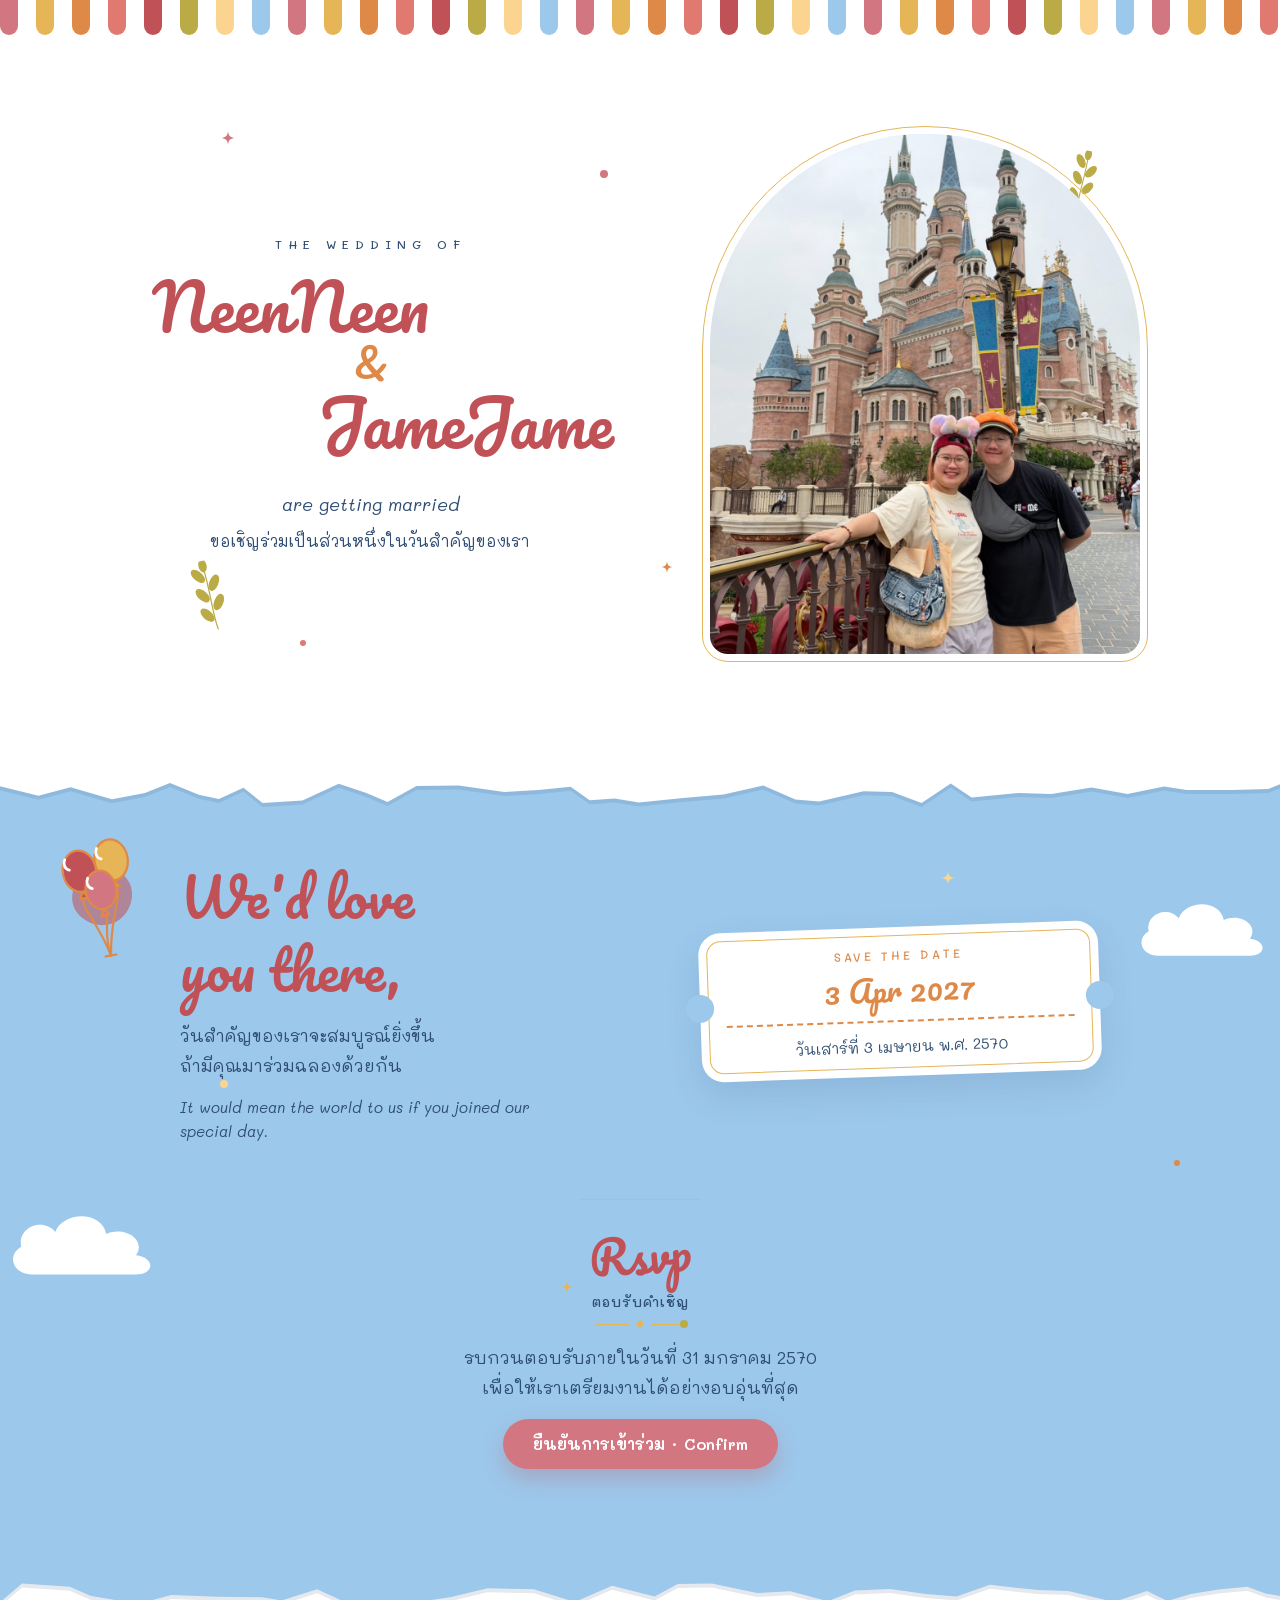
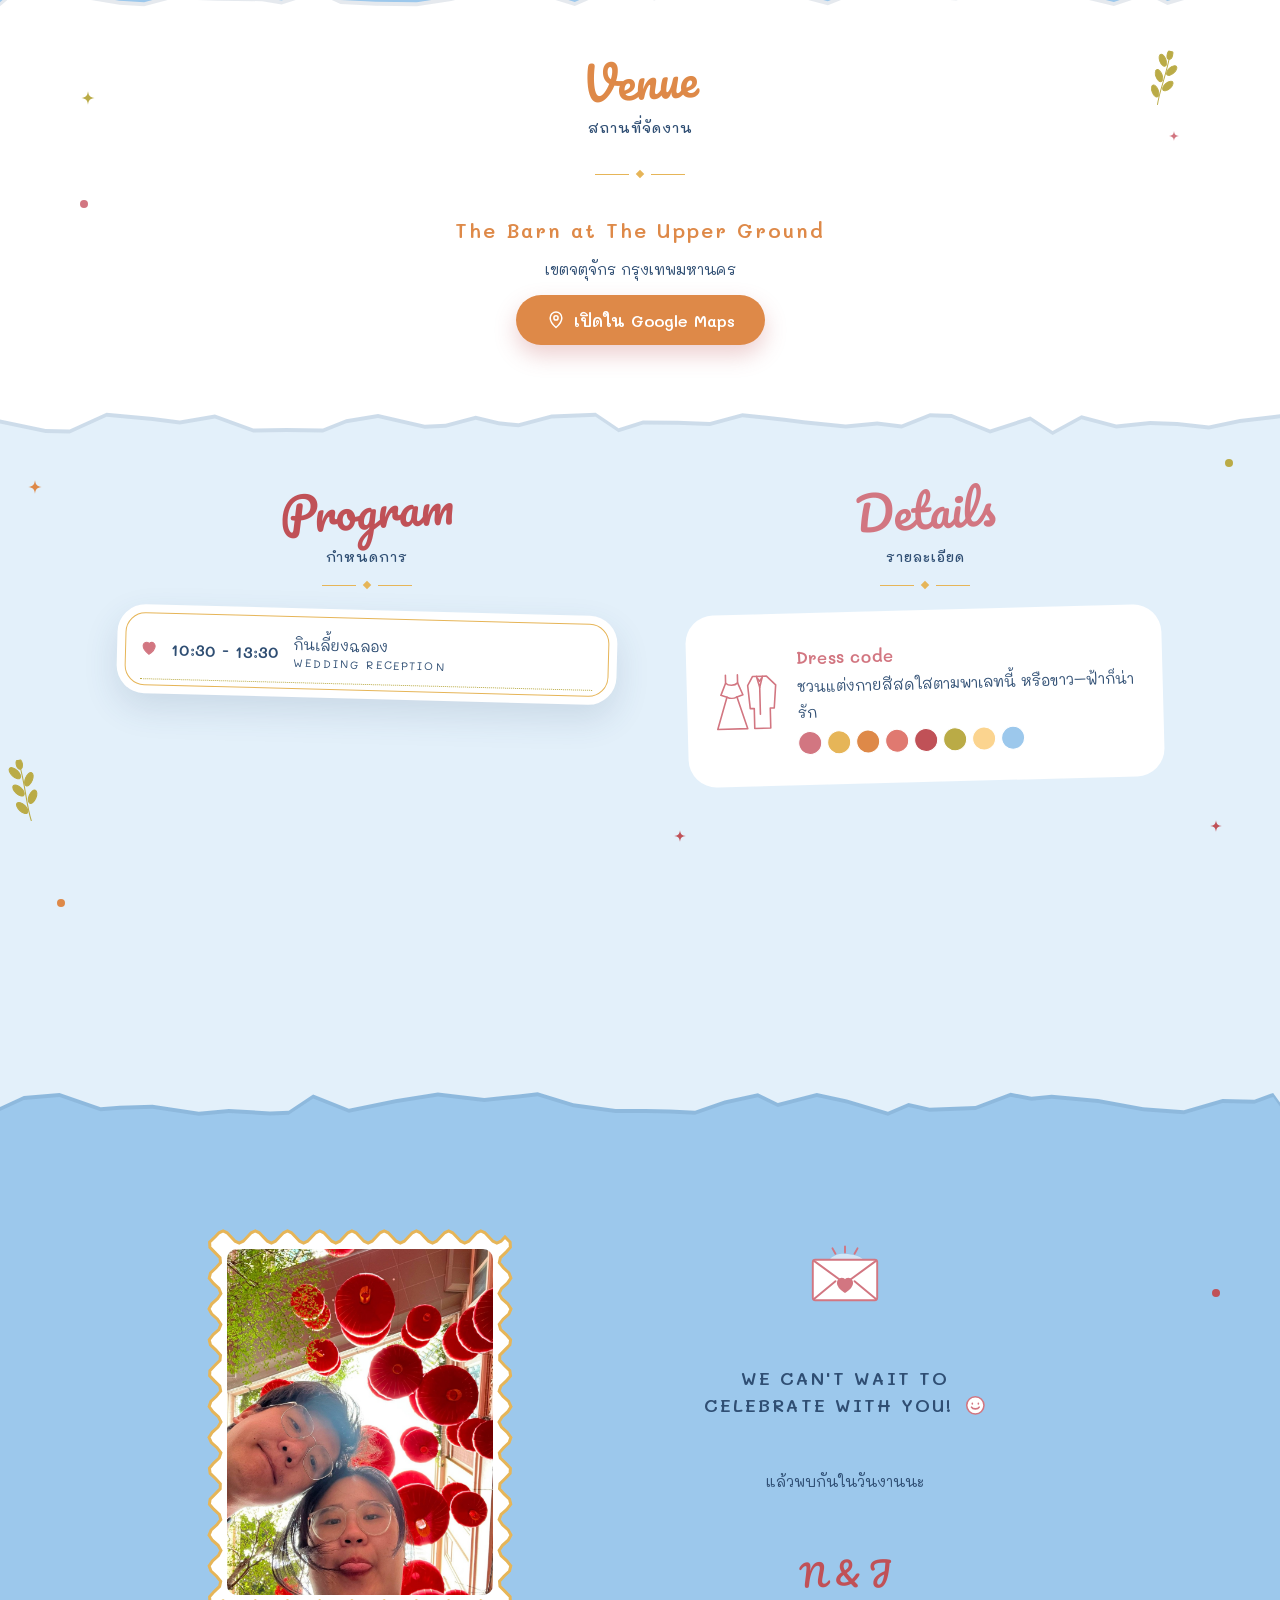
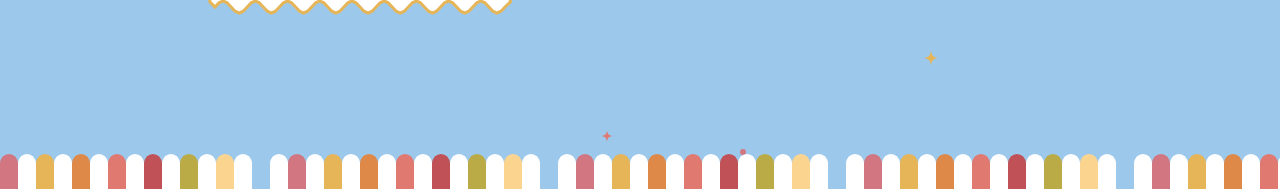
<file: index.html>
<!doctype html>
<html lang="th">
<head>
<meta charset="utf-8">
<meta name="viewport" content="width=device-width, initial-scale=1">
<title>NeenNeen &amp; JameJame · Lucky in Love</title>
<meta name="description" content="การ์ดเชิญงานแต่งงานออนไลน์ของ NeenNeen &amp; JameJame — กำหนดการ สถานที่ และการตอบรับคำเชิญ">
<meta property="og:title" content="NeenNeen &amp; JameJame · Lucky in Love">
<meta property="og:description" content="ขอเชิญร่วมเป็นส่วนหนึ่งในวันสำคัญของเรา">
<meta property="og:type" content="website">
<meta name="theme-color" content="#9CC8EC">
<link rel="preconnect" href="https://fonts.googleapis.com">
<link rel="preconnect" href="https://fonts.gstatic.com" crossorigin>
<link rel="stylesheet" href="https://fonts.googleapis.com/css2?family=Pacifico&family=Mali:ital,wght@0,300;0,400;0,500;0,600;1,400;1,500&display=swap">
<link rel="stylesheet" href="./styles.css">
</head>
<body>

<svg class="defs" aria-hidden="true" focusable="false" xmlns="http://www.w3.org/2000/svg">
  <defs>
    <!-- repeating bulb garland: 16-bulb colour cycle, 288px wide -->
    <pattern id="garlandPattern" x="0" y="0" width="288" height="35" patternUnits="userSpaceOnUse">
      <path d="M0 0 L0 26 A9 9 0 0 0 18 26 L18 0 Z" fill="#D27681"/>
      <path d="M18 0 L18 26 A9 9 0 0 0 36 26 L36 0 Z" fill="#FFFFFF"/>
      <path d="M36 0 L36 26 A9 9 0 0 0 54 26 L54 0 Z" fill="#E6B558"/>
      <path d="M54 0 L54 26 A9 9 0 0 0 72 26 L72 0 Z" fill="#FFFFFF"/>
      <path d="M72 0 L72 26 A9 9 0 0 0 90 26 L90 0 Z" fill="#DE8948"/>
      <path d="M90 0 L90 26 A9 9 0 0 0 108 26 L108 0 Z" fill="#FFFFFF"/>
      <path d="M108 0 L108 26 A9 9 0 0 0 126 26 L126 0 Z" fill="#E07970"/>
      <path d="M126 0 L126 26 A9 9 0 0 0 144 26 L144 0 Z" fill="#FFFFFF"/>
      <path d="M144 0 L144 26 A9 9 0 0 0 162 26 L162 0 Z" fill="#C05157"/>
      <path d="M162 0 L162 26 A9 9 0 0 0 180 26 L180 0 Z" fill="#FFFFFF"/>
      <path d="M180 0 L180 26 A9 9 0 0 0 198 26 L198 0 Z" fill="#BAAB46"/>
      <path d="M198 0 L198 26 A9 9 0 0 0 216 26 L216 0 Z" fill="#FFFFFF"/>
      <path d="M216 0 L216 26 A9 9 0 0 0 234 26 L234 0 Z" fill="#FBD48F"/>
      <path d="M234 0 L234 26 A9 9 0 0 0 252 26 L252 0 Z" fill="#FFFFFF"/>
      <path d="M252 0 L252 26 A9 9 0 0 0 270 26 L270 0 Z" fill="#9CC8EC"/>
      <path d="M270 0 L270 26 A9 9 0 0 0 288 26 L288 0 Z" fill="#FFFFFF"/>
    </pattern>

    <!-- torn-paper wave edges -->
    <path id="waveA" d="M0 0 L0 7.3 L0.0 7.3 L12.9 16.7 L23.7 8.3 L37.6 20.2 L48.7 14.1 L57.1 4.1 L66.8 15.7 L73.5 19.9 L81.8 8.7 L88.2 24.0 L101.6 21.5 L113.8 4.7 L123.1 14.0 L130.2 23.0 L139.9 7.1 L154.1 6.5 L169.4 13.1 L180.9 10.9 L191.7 7.7 L198.1 21.3 L206.5 19.6 L214.6 23.4 L229.5 19.1 L243.1 15.6 L256.4 6.4 L267.2 20.5 L275.2 22.5 L290.1 12.2 L299.7 13.0 L309.6 23.9 L319.4 4.5 L326.4 18.4 L342.3 13.9 L353.2 15.0 L366.7 8.4 L378.8 15.1 L391.0 7.6 L398.7 11.0 L414.0 10.9 L426.0 10.1 L430.0 5.3 L430 0 Z"/>
    <path id="waveB" d="M0 0 L0 23.2 L0.0 23.2 L7.4 4.5 L23.4 7.7 L30.6 17.0 L40.1 21.8 L48.4 23.2 L57.6 16.0 L72.9 17.7 L88.1 18.2 L94.6 21.6 L106.5 10.2 L114.4 21.0 L126.2 22.8 L140.0 23.2 L151.6 18.0 L163.8 9.2 L179.3 10.2 L193.1 23.1 L205.6 6.8 L219.9 17.4 L227.7 5.0 L239.1 4.6 L254.3 14.1 L265.5 12.2 L278.1 22.3 L287.2 11.5 L299.0 9.9 L311.0 14.9 L321.3 17.5 L332.6 5.8 L348.5 11.1 L358.9 12.1 L374.2 23.0 L385.3 12.0 L392.2 21.9 L400.0 14.9 L409.4 10.6 L419.0 7.8 L425.4 14.7 L430.0 16.9 L430 0 Z"/>
    <path id="waveC" d="M0 0 L0 11.5 L0.0 11.5 L15.3 20.9 L23.4 21.4 L35.8 4.8 L51.3 9.1 L60.4 12.5 L72.2 6.5 L85.1 20.6 L96.2 19.9 L108.5 20.5 L116.3 11.2 L127.0 6.1 L142.7 16.7 L149.7 15.7 L159.8 7.8 L167.5 13.2 L174.2 15.3 L185.3 6.5 L200.1 4.8 L207.8 20.3 L216.0 12.5 L227.6 12.7 L238.5 14.1 L249.4 5.2 L263.5 9.7 L270.0 12.2 L284.1 16.6 L294.7 13.6 L302.9 16.4 L312.4 5.3 L319.7 5.9 L332.6 21.6 L346.1 8.4 L353.6 23.0 L363.3 7.3 L375.0 16.4 L386.4 13.0 L395.5 13.9 L406.1 17.6 L416.5 11.1 L430.0 6.2 L430 0 Z"/>
    <path id="waveD" d="M0 0 L0 18.9 L0.0 18.9 L8.0 8.1 L20.0 5.1 L33.8 19.3 L40.2 17.7 L51.2 16.7 L66.8 23.7 L76.9 20.9 L90.7 23.4 L97.0 22.8 L105.2 6.6 L117.2 20.8 L132.8 11.3 L147.1 4.6 L162.7 9.9 L174.2 6.5 L180.6 4.2 L192.6 15.2 L206.8 21.0 L217.0 20.9 L225.0 21.6 L233.5 22.8 L243.4 12.6 L254.6 5.2 L261.3 14.9 L274.4 4.9 L284.5 11.4 L298.3 23.8 L305.2 14.9 L312.3 19.7 L327.7 18.1 L339.5 4.8 L346.5 8.8 L353.3 6.7 L368.9 11.0 L384.0 19.2 L397.7 22.3 L410.7 11.0 L421.4 11.8 L427.7 4.9 L430.0 14.5 L430 0 Z"/>
    <path id="waveE" d="M0 0 L0 22.5 L0.0 22.5 L15.5 21.8 L22.3 15.8 L32.6 14.6 L39.9 7.8 L50.3 8.4 L60.9 4.5 L67.7 18.2 L77.9 14.3 L91.3 11.2 L97.8 19.7 L109.7 17.2 L121.9 23.4 L131.6 19.2 L141.3 15.4 L153.9 10.3 L160.7 13.5 L173.9 15.8 L184.4 16.8 L192.2 7.6 L201.4 20.3 L209.4 6.3 L216.4 4.8 L225.1 15.5 L239.3 10.6 L249.0 9.8 L258.1 19.6 L269.6 9.2 L276.6 19.7 L289.7 20.6 L298.1 14.9 L313.3 15.9 L328.7 7.3 L344.5 5.1 L354.6 4.5 L368.7 17.7 L384.5 20.1 L400.0 14.8 L415.9 19.0 L425.3 23.5 L430.0 7.9 L430 0 Z"/>

    <symbol id="sparkle" viewBox="0 0 24 24">
      <path d="M12 2 C13 9 15 11 22 12 C15 13 13 15 12 22 C11 15 9 13 2 12 C9 11 11 9 12 2Z" fill="currentColor"/>
    </symbol>

    <symbol id="leafSprig" viewBox="0 0 40 72">
      <path d="M20 70 C18 52 22 30 20 4" fill="none"/>
      <ellipse cx="20" cy="5" rx="3.5" ry="6"/>
      <ellipse cx="13" cy="14" rx="4" ry="8" transform="rotate(-35 13 14)"/>
      <ellipse cx="27" cy="24" rx="4" ry="8" transform="rotate(35 27 24)"/>
      <ellipse cx="13" cy="34" rx="4" ry="8" transform="rotate(-35 13 34)"/>
      <ellipse cx="27" cy="44" rx="4" ry="8" transform="rotate(35 27 44)"/>
      <ellipse cx="13" cy="54" rx="4" ry="8" transform="rotate(-35 13 54)"/>
    </symbol>

    <symbol id="cloud" viewBox="0 0 160 80">
      <path d="M30 70 C12 70 6 52 20 44 C16 26 40 16 52 30 C60 10 96 10 100 32 C118 24 138 38 128 52 C146 54 146 70 128 70 Z" fill="currentColor"/>
    </symbol>

    <symbol id="blob" viewBox="0 0 64 62">
      <path d="M30 6 C48 2 60 16 58 32 C56 50 40 60 24 56 C8 52 0 38 6 22 C10 12 18 8 30 6Z" fill="currentColor"/>
    </symbol>

    <symbol id="bouquet" viewBox="0 0 60 88" fill="none" stroke="#DE8948" stroke-width="1.6" stroke-linecap="round" stroke-linejoin="round">
      <ellipse cx="18" cy="20" rx="12" ry="15" fill="#C05157"/>
      <path d="M18 35 l-3 5 h6 Z" fill="#C05157"/>
      <path d="M18 40 C14 46 24 56 30 84"/>
      <path d="M11 18 c-3 -1 -4 -5 -2 -8" stroke="#FFFFFF" stroke-width="2"/>
      <ellipse cx="42" cy="16" rx="12" ry="15" fill="#E6B558"/>
      <path d="M42 31 l-3 5 h6 Z" fill="#E6B558"/>
      <path d="M42 36 C46 42 34 56 30 84"/>
      <path d="M35 14 c-3 -1 -4 -5 -2 -8" stroke="#FFFFFF" stroke-width="2"/>
      <ellipse cx="31" cy="36" rx="11" ry="14" fill="#D27681"/>
      <path d="M31 50 l-3 5 h6 Z" fill="#D27681"/>
      <path d="M31 55 C33 60 27 70 30 84"/>
      <path d="M25 34 c-3 -1 -4 -5 -2 -8" stroke="#FFFFFF" stroke-width="2"/>
      <path d="M26 84 L34 84"/>
    </symbol>

    <symbol id="couple" viewBox="0 0 200 220" fill="#FFFFFF" stroke="#2F4E73" stroke-width="2.2" stroke-linecap="round" stroke-linejoin="round">
      <path d="M62 60 C38 80 26 150 22 218 L58 218 C54 160 56 116 68 92 Z" fill="#9CC8EC" opacity="0.7"/>
      <path d="M32 218 C34 156 48 120 74 120 C100 120 112 156 114 218 Z"/>
      <path d="M60 122 C66 134 82 134 88 122" fill="none"/>
      <circle cx="74" cy="82" r="22"/>
      <path d="M52 80 C52 60 66 54 76 56 C90 58 98 68 96 84 C90 72 80 66 66 70 C60 72 55 76 52 80 Z" fill="#2F4E73" stroke="none" opacity="0.85"/>
      <path d="M98 218 C98 150 110 116 136 116 C162 116 176 150 176 218 Z"/>
      <path d="M128 118 L136 146 L144 118" fill="none"/>
      <path d="M136 146 L136 200" fill="none"/>
      <path d="M129 124 L136 128 L129 132 Z M143 124 L136 128 L143 132 Z" fill="#D27681" stroke="none"/>
      <circle cx="136" cy="78" r="22"/>
      <path d="M114 76 C114 58 126 52 138 54 C150 56 158 64 158 76 C150 66 136 62 124 66 C120 68 116 72 114 76 Z" fill="#2F4E73" stroke="none" opacity="0.85"/>
      <path d="M105 30 C105 25 99 23 97 28 C95 23 89 25 89 30 C89 36 97 41 97 41 C97 41 105 36 105 30 Z" fill="#D27681" stroke="none"/>
      <path d="M88 186 L100 214 M96 184 L102 214 M104 186 L104 214" fill="none" stroke="#BAAB46"/>
      <circle cx="88" cy="180" r="8" fill="#E07970" stroke="none"/>
      <circle cx="102" cy="176" r="8" fill="#FBD48F" stroke="none"/>
      <circle cx="112" cy="186" r="7" fill="#D27681" stroke="none"/>
      <circle cx="96" cy="190" r="6" fill="#E6B558" stroke="none"/>
    </symbol>

    <symbol id="camera" viewBox="0 0 24 24">
      <path d="M3 8h3.5l1.5-2.5h8L17.5 8H21v11H3z"/>
      <circle cx="12" cy="13" r="3.5"/>
    </symbol>

    <symbol id="car" viewBox="0 0 24 24">
      <path d="M3 15 L4.5 9.5 C5 8 6 7 7.5 7 L16.5 7 C18 7 19 8 19.5 9.5 L21 15 L21 17.5 L3 17.5 Z" fill="#FFFFFF"/>
      <path d="M5.5 11 L18.5 11"/>
      <circle cx="7.5" cy="17.5" r="2" fill="#FFFFFF"/>
      <circle cx="16.5" cy="17.5" r="2" fill="#FFFFFF"/>
    </symbol>

    <symbol id="pin" viewBox="0 0 24 24">
      <path d="M12 21s-7-6.2-7-11.5a7 7 0 0 1 14 0C19 14.8 12 21 12 21z"/>
      <circle cx="12" cy="9.5" r="2.5"/>
    </symbol>

    <symbol id="heart" viewBox="0 0 24 24">
      <path d="M12 21 C12 21 3 14.5 3 8.5 C3 5.5 5.5 3 8.5 3 C10.2 3 11.4 4 12 5.2 C12.6 4 13.8 3 15.5 3 C18.5 3 21 5.5 21 8.5 C21 14.5 12 21 12 21Z"/>
    </symbol>

    <symbol id="outfits" viewBox="0 0 64 64">
      <path d="M11 6 L11 14 L6 26 L12 28 L2 60 L32 60 L22 28 L28 26 L23 14 L23 6" fill="#FFFFFF"/>
      <path d="M11 14 C14 17 20 17 23 14"/>
      <path d="M12 28 C16 30 18 30 22 28"/>
      <path d="M38 8 L52 8 L61 17 L59 40 L55 40 L55 60 L39 60 L39 40 L35 40 L33 17 Z" fill="#FFFFFF"/>
      <path d="M42 8 L45 19 L48 8"/>
      <path d="M45 19 L45 46"/>
      <path d="M43 10 L45 13 L47 10"/>
    </symbol>

    <symbol id="envelope" viewBox="0 0 70 52">
      <path d="M10 14 L60 14 Q62 14 62 16 L62 46 Q62 48 60 48 L10 48 Q8 48 8 46 L8 16 Q8 14 10 14 Z" fill="#FFFFFF"/>
      <path d="M9 15 L35 34 L61 15"/>
      <path d="M9 47 L27 32 M61 47 L43 32"/>
      <path d="M35 41 C35 41 29 37 29 33.5 C29 31.6 30.5 30 32.3 30 C33.5 30 34.5 30.8 35 31.6 C35.5 30.8 36.5 30 37.7 30 C39.5 30 41 31.6 41 33.5 C41 37 35 41 35 41 Z" fill="currentColor"/>
      <path d="M35 8 L35 3 M27 9 L24.5 4.5 M43 9 L45.5 4.5"/>
    </symbol>

    <symbol id="zigzagFrame" viewBox="0 0 310 390">
      <path d="M10.0 10.0 L14.0 5.8 L18.1 4.0 L22.1 5.8 L26.1 10.0 L30.1 14.2 L34.2 16.0 L38.2 14.2 L42.2 10.0 L46.2 5.8 L50.3 4.0 L54.3 5.8 L58.3 10.0 L62.4 14.2 L66.4 16.0 L70.4 14.2 L74.4 10.0 L78.5 5.8 L82.5 4.0 L86.5 5.8 L90.6 10.0 L94.6 14.2 L98.6 16.0 L102.6 14.2 L106.7 10.0 L110.7 5.8 L114.7 4.0 L118.8 5.8 L122.8 10.0 L126.8 14.2 L130.8 16.0 L134.9 14.2 L138.9 10.0 L142.9 5.8 L146.9 4.0 L151.0 5.8 L155.0 10.0 L159.0 14.2 L163.1 16.0 L167.1 14.2 L171.1 10.0 L175.1 5.8 L179.2 4.0 L183.2 5.8 L187.2 10.0 L191.2 14.2 L195.3 16.0 L199.3 14.2 L203.3 10.0 L207.4 5.8 L211.4 4.0 L215.4 5.8 L219.4 10.0 L223.5 14.2 L227.5 16.0 L231.5 14.2 L235.6 10.0 L239.6 5.8 L243.6 4.0 L247.6 5.8 L251.7 10.0 L255.7 14.2 L259.7 16.0 L263.8 14.2 L267.8 10.0 L271.8 5.8 L275.8 4.0 L279.9 5.8 L283.9 10.0 L287.9 14.2 L291.9 16.0 L296.0 14.2 L300.0 10.0 L305.1 15.1 L305.4 20.3 L300.8 25.4 L295.4 30.6 L294.3 35.7 L298.4 40.8 L304.0 46.0 L305.9 51.1 L302.4 56.2 L296.6 61.4 L294.0 66.5 L296.9 71.7 L302.7 76.8 L306.0 81.9 L303.8 87.1 L298.1 92.2 L294.2 97.4 L295.6 102.5 L301.1 107.6 L305.6 112.8 L304.9 117.9 L299.7 123.1 L294.8 128.2 L294.7 133.3 L299.5 138.5 L304.8 143.6 L305.6 148.8 L301.3 153.9 L295.8 159.0 L294.1 164.2 L297.9 169.3 L303.6 174.4 L306.0 179.6 L302.8 184.7 L297.0 189.9 L294.0 195.0 L296.5 200.1 L302.2 205.3 L305.9 210.4 L304.1 215.6 L298.6 220.7 L294.3 225.8 L295.3 231.0 L300.6 236.1 L305.4 241.2 L305.1 246.4 L300.2 251.5 L295.0 256.7 L294.5 261.8 L299.0 266.9 L304.5 272.1 L305.8 277.2 L301.8 282.4 L296.1 287.5 L294.1 292.6 L297.5 297.8 L303.2 302.9 L306.0 308.1 L303.2 313.2 L297.5 318.3 L294.1 323.5 L296.1 328.6 L301.8 333.8 L305.8 338.9 L304.5 344.0 L299.0 349.2 L294.5 354.3 L295.0 359.4 L300.2 364.6 L305.1 369.7 L305.4 374.9 L300.0 380.0 L296.0 384.2 L291.9 386.0 L287.9 384.2 L283.9 380.0 L279.9 375.8 L275.8 374.0 L271.8 375.8 L267.8 380.0 L263.8 384.2 L259.7 386.0 L255.7 384.2 L251.7 380.0 L247.6 375.8 L243.6 374.0 L239.6 375.8 L235.6 380.0 L231.5 384.2 L227.5 386.0 L223.5 384.2 L219.4 380.0 L215.4 375.8 L211.4 374.0 L207.4 375.8 L203.3 380.0 L199.3 384.2 L195.3 386.0 L191.2 384.2 L187.2 380.0 L183.2 375.8 L179.2 374.0 L175.1 375.8 L171.1 380.0 L167.1 384.2 L163.1 386.0 L159.0 384.2 L155.0 380.0 L151.0 375.8 L146.9 374.0 L142.9 375.8 L138.9 380.0 L134.9 384.2 L130.8 386.0 L126.8 384.2 L122.8 380.0 L118.8 375.8 L114.7 374.0 L110.7 375.8 L106.7 380.0 L102.6 384.2 L98.6 386.0 L94.6 384.2 L90.6 380.0 L86.5 375.8 L82.5 374.0 L78.5 375.8 L74.4 380.0 L70.4 384.2 L66.4 386.0 L62.4 384.2 L58.3 380.0 L54.3 375.8 L50.3 374.0 L46.2 375.8 L42.2 380.0 L38.2 384.2 L34.2 386.0 L30.1 384.2 L26.1 380.0 L22.1 375.8 L18.1 374.0 L14.0 375.8 L10.0 380.0 L4.9 374.9 L4.6 369.7 L9.2 364.6 L14.6 359.4 L15.7 354.3 L11.6 349.2 L6.0 344.0 L4.1 338.9 L7.6 333.8 L13.4 328.6 L16.0 323.5 L13.1 318.3 L7.3 313.2 L4.0 308.1 L6.2 302.9 L11.9 297.8 L15.8 292.6 L14.4 287.5 L8.9 282.4 L4.4 277.2 L5.1 272.1 L10.3 266.9 L15.2 261.8 L15.3 256.7 L10.5 251.5 L5.2 246.4 L4.4 241.2 L8.7 236.1 L14.2 231.0 L15.9 225.8 L12.1 220.7 L6.4 215.6 L4.0 210.4 L7.2 205.3 L13.0 200.1 L16.0 195.0 L13.5 189.9 L7.8 184.7 L4.1 179.6 L5.9 174.4 L11.4 169.3 L15.7 164.2 L14.7 159.0 L9.4 153.9 L4.6 148.8 L4.9 143.6 L9.8 138.5 L15.0 133.3 L15.5 128.2 L11.0 123.1 L5.5 117.9 L4.2 112.8 L8.2 107.6 L13.9 102.5 L15.9 97.4 L12.5 92.2 L6.8 87.1 L4.0 81.9 L6.8 76.8 L12.5 71.7 L15.9 66.5 L13.9 61.4 L8.2 56.2 L4.2 51.1 L5.5 46.0 L11.0 40.8 L15.5 35.7 L15.0 30.6 L9.8 25.4 L4.9 20.3 L4.6 15.1 Z" fill="#FFFFFF" stroke="#E6B558" stroke-width="3"/>
    </symbol>
  </defs>
</svg>

<!-- ============ hero ============ -->
<header class="band band-white hero">
  <svg class="garland" aria-hidden="true" preserveAspectRatio="xMinYMin slice"><rect width="100%" height="35" fill="url(#garlandPattern)"/></svg>

  <div class="wrap">
    <svg class="deco hero-s1" aria-hidden="true"><use href="#sparkle"/></svg>
    <svg class="deco hero-s2" aria-hidden="true"><use href="#sparkle"/></svg>
    <svg class="deco hero-s3" aria-hidden="true"><use href="#sparkle"/></svg>
    <svg class="deco leaf hero-l1" aria-hidden="true"><use href="#leafSprig"/></svg>
    <svg class="deco leaf hero-l2" aria-hidden="true"><use href="#leafSprig"/></svg>
    <span class="dot hero-d1"></span>
    <span class="dot hero-d2"></span>
    <span class="dot hero-d3"></span>
    <span class="dot hero-d4"></span>

    <div class="hero-grid">
      <div class="hero-text">
        <p class="kicker">THE WEDDING OF</p>
        <h1 class="names script">
          <span class="name name-a">NeenNeen</span>
          <span class="amp">&amp;</span>
          <span class="name name-b">JameJame</span>
        </h1>
        <div class="hero-lines">
          <p class="getting-married">are getting married</p>
          <p class="invite">ขอเชิญร่วมเป็นส่วนหนึ่งในวันสำคัญของเรา</p>
        </div>
      </div>

      <div class="hero-arch-box">
        <div class="arch hero-arch">
          <img class="arch-photo hero-photo" src="photos/castle-close.jpg" alt="NeenNeen และ JameJame ยืนยิ้มหน้าปราสาทดิสนีย์" width="1050" height="1400">
        </div>
      </div>
    </div>
  </div>
</header>

<!-- ============ we'd love you there + rsvp ============ -->
<section class="band band-sky love" aria-labelledby="rsvp-title">
  <svg class="wave wave-white" viewBox="0 0 430 28" preserveAspectRatio="none" aria-hidden="true">
    <use href="#waveA" class="shadow"/><use href="#waveA" class="fill"/>
  </svg>

  <div class="wrap">
    <svg class="deco cloud love-c1" aria-hidden="true"><use href="#cloud"/></svg>
    <svg class="deco cloud love-c2" aria-hidden="true"><use href="#cloud"/></svg>
    <svg class="deco love-blob" aria-hidden="true"><use href="#blob"/></svg>
    <svg class="deco love-bouquet" aria-hidden="true"><use href="#bouquet"/></svg>
    <svg class="deco love-s1" aria-hidden="true"><use href="#sparkle"/></svg>
    <svg class="deco love-s2" aria-hidden="true"><use href="#sparkle"/></svg>
    <span class="dot love-d1"></span>
    <span class="dot love-d2"></span>
    <span class="dot love-d3"></span>

    <div class="love-grid">
      <div class="love-copy">
        <p class="script">We'd love<br>you there,</p>
        <p>วันสำคัญของเราจะสมบูรณ์ยิ่งขึ้น<br>ถ้ามีคุณมาร่วมฉลองด้วยกัน</p>
        <p class="en">It would mean the world to us if you joined our special day.</p>
      </div>

      <div class="ticket">
        <span class="notch notch-l" aria-hidden="true"></span>
        <span class="notch notch-r" aria-hidden="true"></span>
        <p class="label">SAVE THE DATE</p>
        <p class="date script">3 Apr 2027</p>
        <span class="dash" aria-hidden="true"></span>
        <p class="full-date">วันเสาร์ที่ 3 เมษายน พ.ศ. 2570</p>
      </div>
    </div>

    <div class="rsvp-block">
      <span class="rule" aria-hidden="true"></span>
      <h2 class="script-head" id="rsvp-title">
        <span class="script">Rsvp</span>
        <span class="sub">ตอบรับคำเชิญ</span>
      </h2>
      <div class="diamond-rule" aria-hidden="true"><span></span><span></span><span></span></div>
      <p>รบกวนตอบรับภายในวันที่ 31 มกราคม 2570<br>เพื่อให้เราเตรียมงานได้อย่างอบอุ่นที่สุด</p>
      <a class="btn btn-rose" href="./rsvp.html">ยืนยันการเข้าร่วม · Confirm</a>
    </div>
  </div>
</section>

<!-- ============ venue ============ -->
<section class="band band-white venue" aria-labelledby="venue-title">
  <svg class="wave wave-sky" viewBox="0 0 430 28" preserveAspectRatio="none" aria-hidden="true">
    <use href="#waveB" class="shadow"/><use href="#waveB" class="fill"/>
  </svg>

  <div class="wrap">
    <svg class="deco venue-s1" aria-hidden="true"><use href="#sparkle"/></svg>
    <svg class="deco venue-s2" aria-hidden="true"><use href="#sparkle"/></svg>
    <svg class="deco leaf venue-l1" aria-hidden="true"><use href="#leafSprig"/></svg>
    <span class="dot venue-d1"></span>
    <span class="dot venue-d2"></span>
    <span class="dot venue-d3"></span>

    <div class="venue-grid">
      <h2 class="script-head" id="venue-title">
        <span class="script">Venue</span>
        <span class="sub">สถานที่จัดงาน</span>
      </h2>
      <div class="diamond-rule" aria-hidden="true"><span></span><span></span><span></span></div>

      <div class="venue-row">
        <div class="venue-info">
          <p class="venue-name">The Barn at The Upper Ground</p>
          <p class="venue-addr">เขตจตุจักร กรุงเทพมหานคร</p>

          <a class="btn btn-golden" href="https://maps.app.goo.gl/hzyw7FZhiuNGbw8b8" target="_blank" rel="noopener">
            <svg class="pin" aria-hidden="true"><use href="#pin"/></svg>
            เปิดใน Google Maps
          </a>
        </div>
      </div>
    </div>
  </div>
</section>

<!-- ============ program + details ============ -->
<div class="band band-pd">
  <svg class="wave wave-white" viewBox="0 0 430 28" preserveAspectRatio="none" aria-hidden="true">
    <use href="#waveC" class="shadow"/><use href="#waveC" class="fill"/>
  </svg>

  <div class="pd-grid">
    <section class="program-col" aria-labelledby="program-title">
      <div class="wrap">
        <svg class="deco prog-s1" aria-hidden="true"><use href="#sparkle"/></svg>
        <svg class="deco prog-s2" aria-hidden="true"><use href="#sparkle"/></svg>
        <svg class="deco leaf prog-l1 only-d" aria-hidden="true"><use href="#leafSprig"/></svg>
        <span class="dot prog-d1"></span>
        <span class="dot prog-d2"></span>
        <span class="dot prog-d3"></span>

        <h2 class="script-head" id="program-title">
          <span class="script">Program</span>
          <span class="sub">กำหนดการ</span>
        </h2>
        <div class="diamond-rule" aria-hidden="true"><span></span><span></span><span></span></div>

        <div class="program-card">
          <div class="program-row">
            <svg class="heart heart-rose" aria-hidden="true"><use href="#heart"/></svg>
            <p class="time">10:30 - 13:30</p>
            <p class="what">กินเลี้ยงฉลอง<span class="en">WEDDING RECEPTION</span></p>
          </div>
        </div>
      </div>
    </section>

    <section class="details-col" aria-labelledby="details-title">
      <svg class="wave wave-mist only-m" viewBox="0 0 430 28" preserveAspectRatio="none" aria-hidden="true">
        <use href="#waveE" class="shadow"/><use href="#waveE" class="fill"/>
      </svg>

      <div class="wrap">
        <svg class="deco det-s1 only-d" aria-hidden="true"><use href="#sparkle"/></svg>
        <span class="dot det-d1"></span>
        <span class="dot det-d2"></span>

        <h2 class="script-head" id="details-title">
          <span class="script">Details</span>
          <span class="sub">รายละเอียด</span>
        </h2>
        <div class="diamond-rule" aria-hidden="true"><span></span><span></span><span></span></div>

        <div class="details-card">
          <div class="dresscode">
            <svg class="icon" aria-hidden="true"><use href="#outfits"/></svg>
            <p class="text"><b>Dress code</b><br>ชวนแต่งกายสีสดใสตามพาเลทนี้ หรือขาว–ฟ้าก็น่ารัก
              <span class="swatches">
                <span role="img" aria-label="Rose" style="background:#D27681"></span>
                <span role="img" aria-label="Mustard" style="background:#E6B558"></span>
                <span role="img" aria-label="Golden hour" style="background:#DE8948"></span>
                <span role="img" aria-label="Coral" style="background:#E07970"></span>
                <span role="img" aria-label="Brick" style="background:#C05157"></span>
                <span role="img" aria-label="Palm" style="background:#BAAB46"></span>
                <span role="img" aria-label="Sand" style="background:#FBD48F"></span>
                <span role="img" aria-label="Sky" style="background:#9CC8EC"></span>
              </span>
            </p>
          </div>
        </div>
      </div>
    </section>
  </div>
</div>

<!-- ============ footer ============ -->
<footer class="band band-sky footer">
  <svg class="wave" viewBox="0 0 430 28" preserveAspectRatio="none" aria-hidden="true">
    <use href="#waveD" class="shadow"/><use href="#waveD" class="fill"/>
  </svg>

  <div class="wrap">
    <svg class="deco foot-s1" aria-hidden="true"><use href="#sparkle"/></svg>
    <svg class="deco foot-s2" aria-hidden="true"><use href="#sparkle"/></svg>
    <svg class="deco foot-s3" aria-hidden="true"><use href="#sparkle"/></svg>
    <svg class="deco leaf foot-l1" aria-hidden="true"><use href="#leafSprig"/></svg>
    <span class="dot foot-d1"></span>
    <span class="dot foot-d2"></span>
    <span class="dot foot-d3"></span>
    <span class="dot foot-d4"></span>

    <div class="footer-grid">
      <div class="toast" aria-hidden="true">
        <svg class="blob"><use href="#blob"/></svg>
        <svg class="envelope"><use href="#envelope"/></svg>
      </div>

      <p class="footer-head">WE CAN'T WAIT TO<br>CELEBRATE WITH YOU! <svg class="smiley" role="img" aria-label="หน้ายิ้ม" viewBox="0 0 24 24"><circle cx="12" cy="12" r="10"/><path d="M8.5 9.5 L8.5 10.5 M15.5 9.5 L15.5 10.5"/><path d="M7.5 14 C9 16.8 15 16.8 16.5 14"/></svg></p>

      <div class="photo-frame">
        <svg class="zigzag" aria-hidden="true"><use href="#zigzagFrame"/></svg>
        <div class="inner">
          <div class="arch">
            <img class="arch-photo footer-photo" src="photos/lanterns.jpg" alt="เซลฟี่ของ NeenNeen และ JameJame ใต้โคมแดง" width="900" height="1200" loading="lazy">
          </div>
        </div>
      </div>

      <p class="footer-thai">แล้วพบกันในวันงานนะ</p>
      <p class="footer-names script">N &amp; J</p>
    </div>
  </div>

  <svg class="garland garland-bottom" aria-hidden="true" preserveAspectRatio="xMinYMin slice"><rect width="100%" height="35" fill="url(#garlandPattern)"/></svg>
</footer>

</body>
</html>
</file>
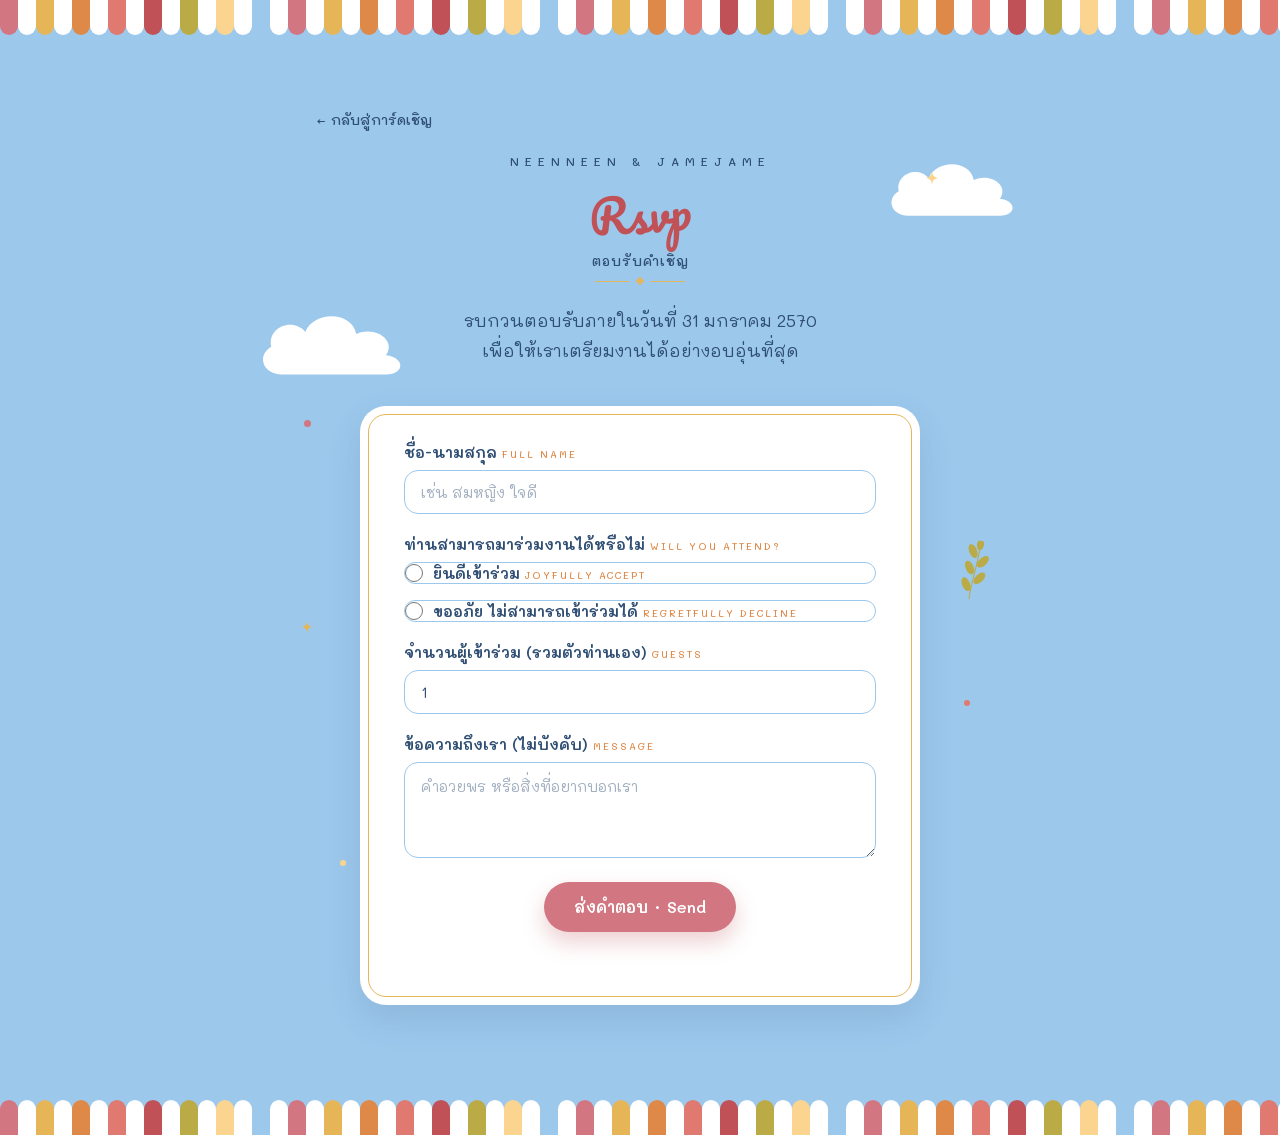
<file: rsvp.html>
<!doctype html>
<html lang="th">
<head>
<meta charset="utf-8">
<meta name="viewport" content="width=device-width, initial-scale=1">
<title>ตอบรับคำเชิญ · NeenNeen &amp; JameJame</title>
<meta name="description" content="แบบฟอร์มตอบรับคำเชิญงานแต่งงานของ NeenNeen &amp; JameJame">
<meta property="og:title" content="RSVP · NeenNeen &amp; JameJame">
<meta property="og:description" content="ตอบรับคำเชิญร่วมงานแต่งงานของเรา">
<meta property="og:type" content="website">
<meta name="theme-color" content="#9CC8EC">
<link rel="preconnect" href="https://fonts.googleapis.com">
<link rel="preconnect" href="https://fonts.gstatic.com" crossorigin>
<link rel="stylesheet" href="https://fonts.googleapis.com/css2?family=Pacifico&family=Mali:ital,wght@0,300;0,400;0,500;0,600;1,400;1,500&display=swap">
<link rel="stylesheet" href="./styles.css">
</head>
<body class="rsvp-page">

<svg class="defs" aria-hidden="true" focusable="false" xmlns="http://www.w3.org/2000/svg">
  <defs>
    <!-- repeating bulb garland: 16-bulb colour cycle, 288px wide -->
    <pattern id="garlandPattern" x="0" y="0" width="288" height="35" patternUnits="userSpaceOnUse">
      <path d="M0 0 L0 26 A9 9 0 0 0 18 26 L18 0 Z" fill="#D27681"/>
      <path d="M18 0 L18 26 A9 9 0 0 0 36 26 L36 0 Z" fill="#FFFFFF"/>
      <path d="M36 0 L36 26 A9 9 0 0 0 54 26 L54 0 Z" fill="#E6B558"/>
      <path d="M54 0 L54 26 A9 9 0 0 0 72 26 L72 0 Z" fill="#FFFFFF"/>
      <path d="M72 0 L72 26 A9 9 0 0 0 90 26 L90 0 Z" fill="#DE8948"/>
      <path d="M90 0 L90 26 A9 9 0 0 0 108 26 L108 0 Z" fill="#FFFFFF"/>
      <path d="M108 0 L108 26 A9 9 0 0 0 126 26 L126 0 Z" fill="#E07970"/>
      <path d="M126 0 L126 26 A9 9 0 0 0 144 26 L144 0 Z" fill="#FFFFFF"/>
      <path d="M144 0 L144 26 A9 9 0 0 0 162 26 L162 0 Z" fill="#C05157"/>
      <path d="M162 0 L162 26 A9 9 0 0 0 180 26 L180 0 Z" fill="#FFFFFF"/>
      <path d="M180 0 L180 26 A9 9 0 0 0 198 26 L198 0 Z" fill="#BAAB46"/>
      <path d="M198 0 L198 26 A9 9 0 0 0 216 26 L216 0 Z" fill="#FFFFFF"/>
      <path d="M216 0 L216 26 A9 9 0 0 0 234 26 L234 0 Z" fill="#FBD48F"/>
      <path d="M234 0 L234 26 A9 9 0 0 0 252 26 L252 0 Z" fill="#FFFFFF"/>
      <path d="M252 0 L252 26 A9 9 0 0 0 270 26 L270 0 Z" fill="#9CC8EC"/>
      <path d="M270 0 L270 26 A9 9 0 0 0 288 26 L288 0 Z" fill="#FFFFFF"/>
    </pattern>

    <symbol id="sparkle" viewBox="0 0 24 24">
      <path d="M12 2 C13 9 15 11 22 12 C15 13 13 15 12 22 C11 15 9 13 2 12 C9 11 11 9 12 2Z" fill="currentColor"/>
    </symbol>

    <symbol id="leafSprig" viewBox="0 0 40 72">
      <path d="M20 70 C18 52 22 30 20 4" fill="none"/>
      <ellipse cx="20" cy="5" rx="3.5" ry="6"/>
      <ellipse cx="13" cy="14" rx="4" ry="8" transform="rotate(-35 13 14)"/>
      <ellipse cx="27" cy="24" rx="4" ry="8" transform="rotate(35 27 24)"/>
      <ellipse cx="13" cy="34" rx="4" ry="8" transform="rotate(-35 13 34)"/>
      <ellipse cx="27" cy="44" rx="4" ry="8" transform="rotate(35 27 44)"/>
      <ellipse cx="13" cy="54" rx="4" ry="8" transform="rotate(-35 13 54)"/>
    </symbol>

    <symbol id="cloud" viewBox="0 0 160 80">
      <path d="M30 70 C12 70 6 52 20 44 C16 26 40 16 52 30 C60 10 96 10 100 32 C118 24 138 38 128 52 C146 54 146 70 128 70 Z" fill="currentColor"/>
    </symbol>

    <symbol id="heart" viewBox="0 0 24 24">
      <path d="M12 21 C12 21 3 14.5 3 8.5 C3 5.5 5.5 3 8.5 3 C10.2 3 11.4 4 12 5.2 C12.6 4 13.8 3 15.5 3 C18.5 3 21 5.5 21 8.5 C21 14.5 12 21 12 21Z"/>
    </symbol>
  </defs>
</svg>

<!-- ============ rsvp form ============ -->
<main class="band band-sky rsvp-main" aria-labelledby="rsvp-page-title">
  <svg class="garland" aria-hidden="true" preserveAspectRatio="xMinYMin slice"><rect width="100%" height="35" fill="url(#garlandPattern)"/></svg>

  <div class="wrap">
    <svg class="deco cloud rsvp-c1" aria-hidden="true"><use href="#cloud"/></svg>
    <svg class="deco cloud rsvp-c2" aria-hidden="true"><use href="#cloud"/></svg>
    <svg class="deco rsvp-s1" aria-hidden="true"><use href="#sparkle"/></svg>
    <svg class="deco rsvp-s2" aria-hidden="true"><use href="#sparkle"/></svg>
    <svg class="deco leaf rsvp-l1" aria-hidden="true"><use href="#leafSprig"/></svg>
    <span class="dot rsvp-d1"></span>
    <span class="dot rsvp-d2"></span>
    <span class="dot rsvp-d3"></span>

    <a class="back-link" href="./index.html">&larr; กลับสู่การ์ดเชิญ</a>

    <p class="kicker">NEENNEEN &amp; JAMEJAME</p>
    <h1 class="script-head" id="rsvp-page-title">
      <span class="script">Rsvp</span>
      <span class="sub">ตอบรับคำเชิญ</span>
    </h1>
    <div class="diamond-rule" aria-hidden="true"><span></span><span></span><span></span></div>
    <p class="rsvp-note">รบกวนตอบรับภายในวันที่ 31 มกราคม 2570<br>เพื่อให้เราเตรียมงานได้อย่างอบอุ่นที่สุด</p>

    <form class="rsvp-card" id="rsvp-form" novalidate>
      <div class="field">
        <label for="f-name">ชื่อ-นามสกุล <span class="en-tag">FULL NAME</span></label>
        <input id="f-name" name="name" type="text" required autocomplete="name" placeholder="เช่น สมหญิง ใจดี">
      </div>

      <fieldset class="field">
        <legend>ท่านสามารถมาร่วมงานได้หรือไม่ <span class="en-tag">WILL YOU ATTEND?</span></legend>
        <label class="pill">
          <input type="radio" name="attending" value="เข้าร่วม" required>
          <span>ยินดีเข้าร่วม <span class="en-tag">JOYFULLY ACCEPT</span></span>
        </label>
        <label class="pill">
          <input type="radio" name="attending" value="ไม่สามารถเข้าร่วม">
          <span>ขออภัย ไม่สามารถเข้าร่วมได้ <span class="en-tag">REGRETFULLY DECLINE</span></span>
        </label>
      </fieldset>

      <div class="field" id="guests-field">
        <label for="f-guests">จำนวนผู้เข้าร่วม (รวมตัวท่านเอง) <span class="en-tag">GUESTS</span></label>
        <input id="f-guests" name="guests" type="number" inputmode="numeric" min="1" max="10" value="1">
      </div>

      <div class="field">
        <label for="f-message">ข้อความถึงเรา (ไม่บังคับ) <span class="en-tag">MESSAGE</span></label>
        <textarea id="f-message" name="message" rows="3" placeholder="คำอวยพร หรือสิ่งที่อยากบอกเรา"></textarea>
      </div>

      <button class="btn btn-rose" type="submit">ส่งคำตอบ · Send</button>
      <p class="form-status" id="form-status" role="status" aria-live="polite"></p>
    </form>

    <div class="rsvp-done" id="rsvp-done" hidden>
      <h2 class="script-head">
        <span class="script">Thank you</span>
        <span class="sub">ขอบคุณสำหรับการตอบรับ</span>
      </h2>
      <div class="diamond-rule" aria-hidden="true"><span></span><span></span><span></span></div>
      <p>เราได้รับคำตอบของท่านเรียบร้อยแล้ว<br>แล้วพบกันในวันสำคัญของเรานะคะ</p>
      <a class="btn btn-golden" href="./index.html">กลับสู่การ์ดเชิญ · Back</a>
    </div>
  </div>

  <svg class="garland garland-bottom" aria-hidden="true" preserveAspectRatio="xMinYMin slice"><rect width="100%" height="35" fill="url(#garlandPattern)"/></svg>
</main>

<script>
(function () {
  // Google Apps Script Web App endpoint — see README "การเชื่อม RSVP กับ Google Sheet".
  var SCRIPT_URL = "[GOOGLE_SCRIPT_URL]";

  var form = document.getElementById("rsvp-form");
  var status = document.getElementById("form-status");
  var done = document.getElementById("rsvp-done");
  var guestsField = document.getElementById("guests-field");
  var guestsInput = document.getElementById("f-guests");

  form.addEventListener("change", function () {
    var decline = form.elements.attending.value === "ไม่สามารถเข้าร่วม";
    guestsField.hidden = decline;
    guestsInput.disabled = decline;
  });

  form.addEventListener("submit", function (e) {
    e.preventDefault();
    status.className = "form-status";

    if (!form.reportValidity()) return;
    if (SCRIPT_URL.indexOf("[") === 0) {
      status.textContent = "ยังไม่ได้เชื่อมต่อ Google Sheet (ต้องตั้งค่า SCRIPT_URL ก่อน)";
      status.classList.add("err");
      return;
    }

    var btn = form.querySelector("button[type=submit]");
    btn.disabled = true;
    status.textContent = "กำลังส่งคำตอบ…";

    var data = new URLSearchParams();
    new FormData(form).forEach(function (value, key) { data.append(key, value); });

    fetch(SCRIPT_URL, { method: "POST", mode: "no-cors", body: data })
      .then(function () {
        form.hidden = true;
        done.hidden = false;
      })
      .catch(function () {
        status.textContent = "ขออภัย เกิดข้อผิดพลาด กรุณาลองใหม่อีกครั้ง";
        status.classList.add("err");
        btn.disabled = false;
      });
  });
})();
</script>
</body>
</html>
</file>
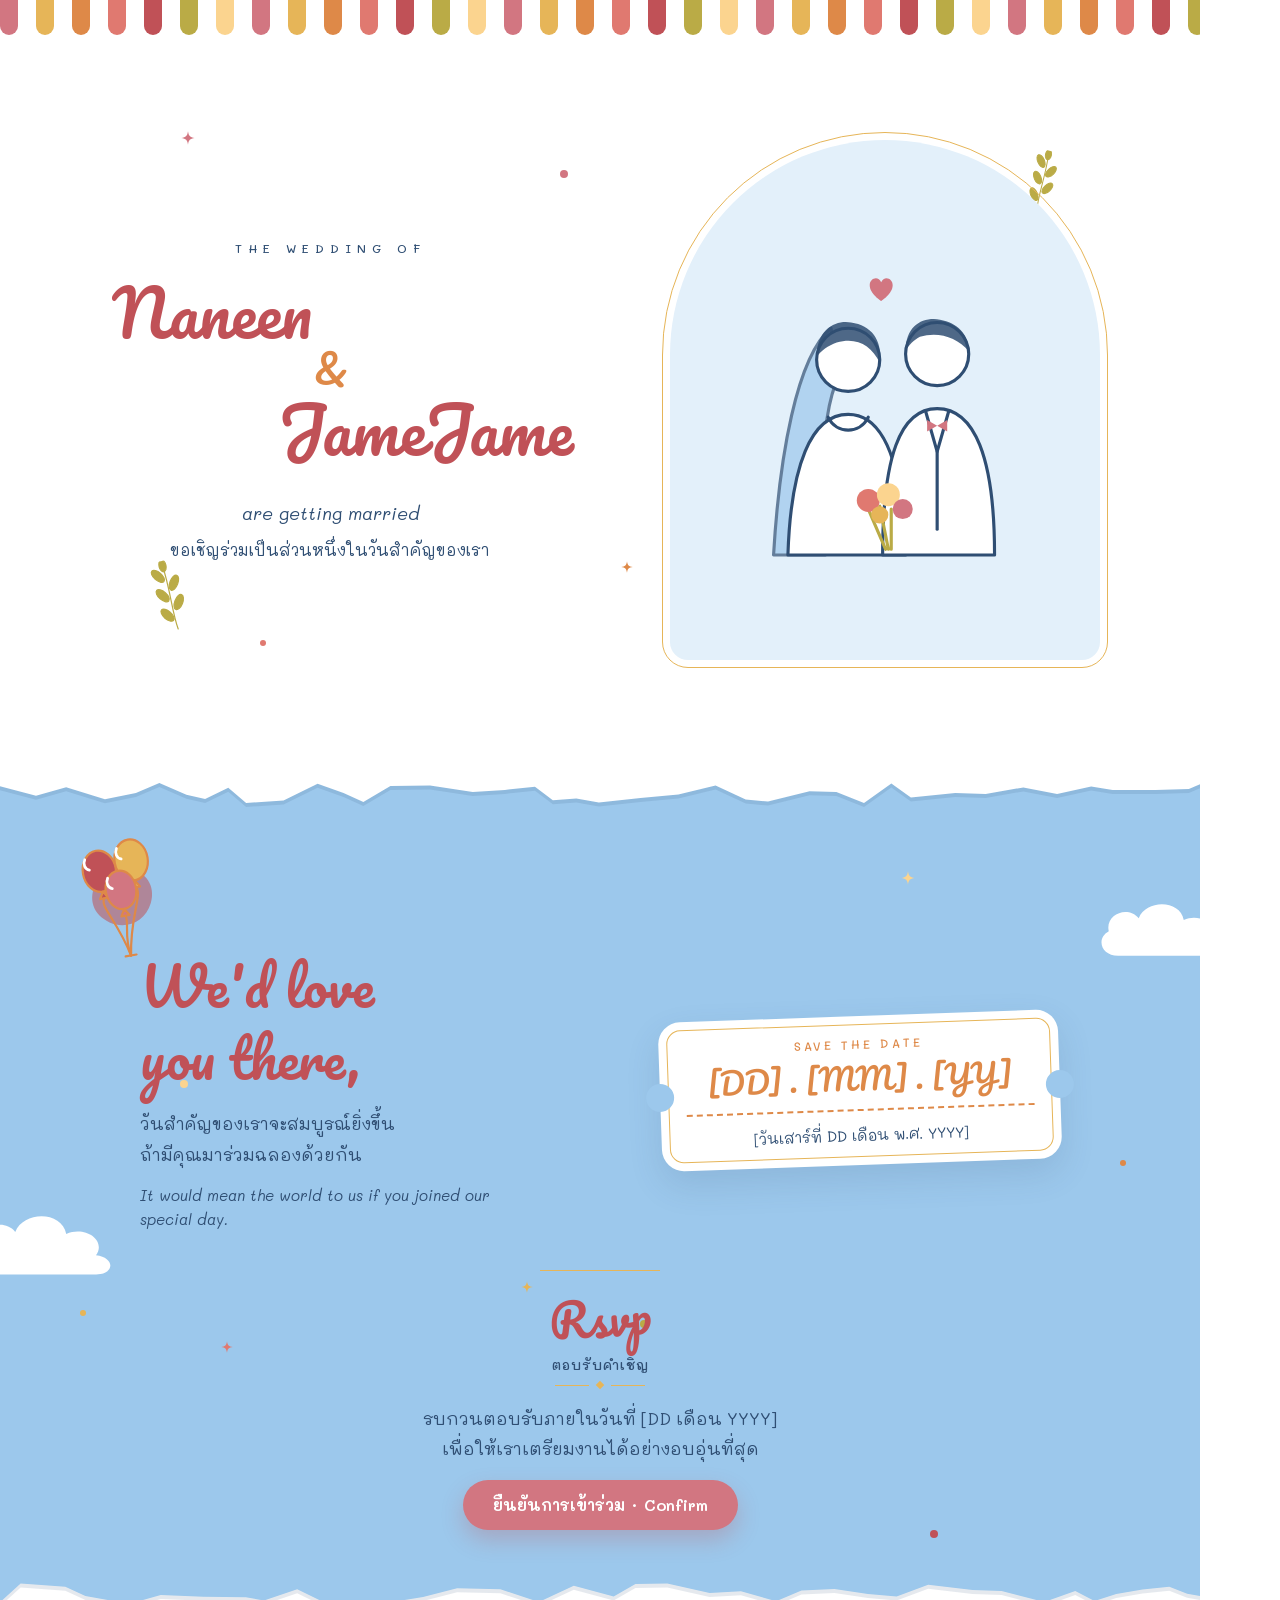
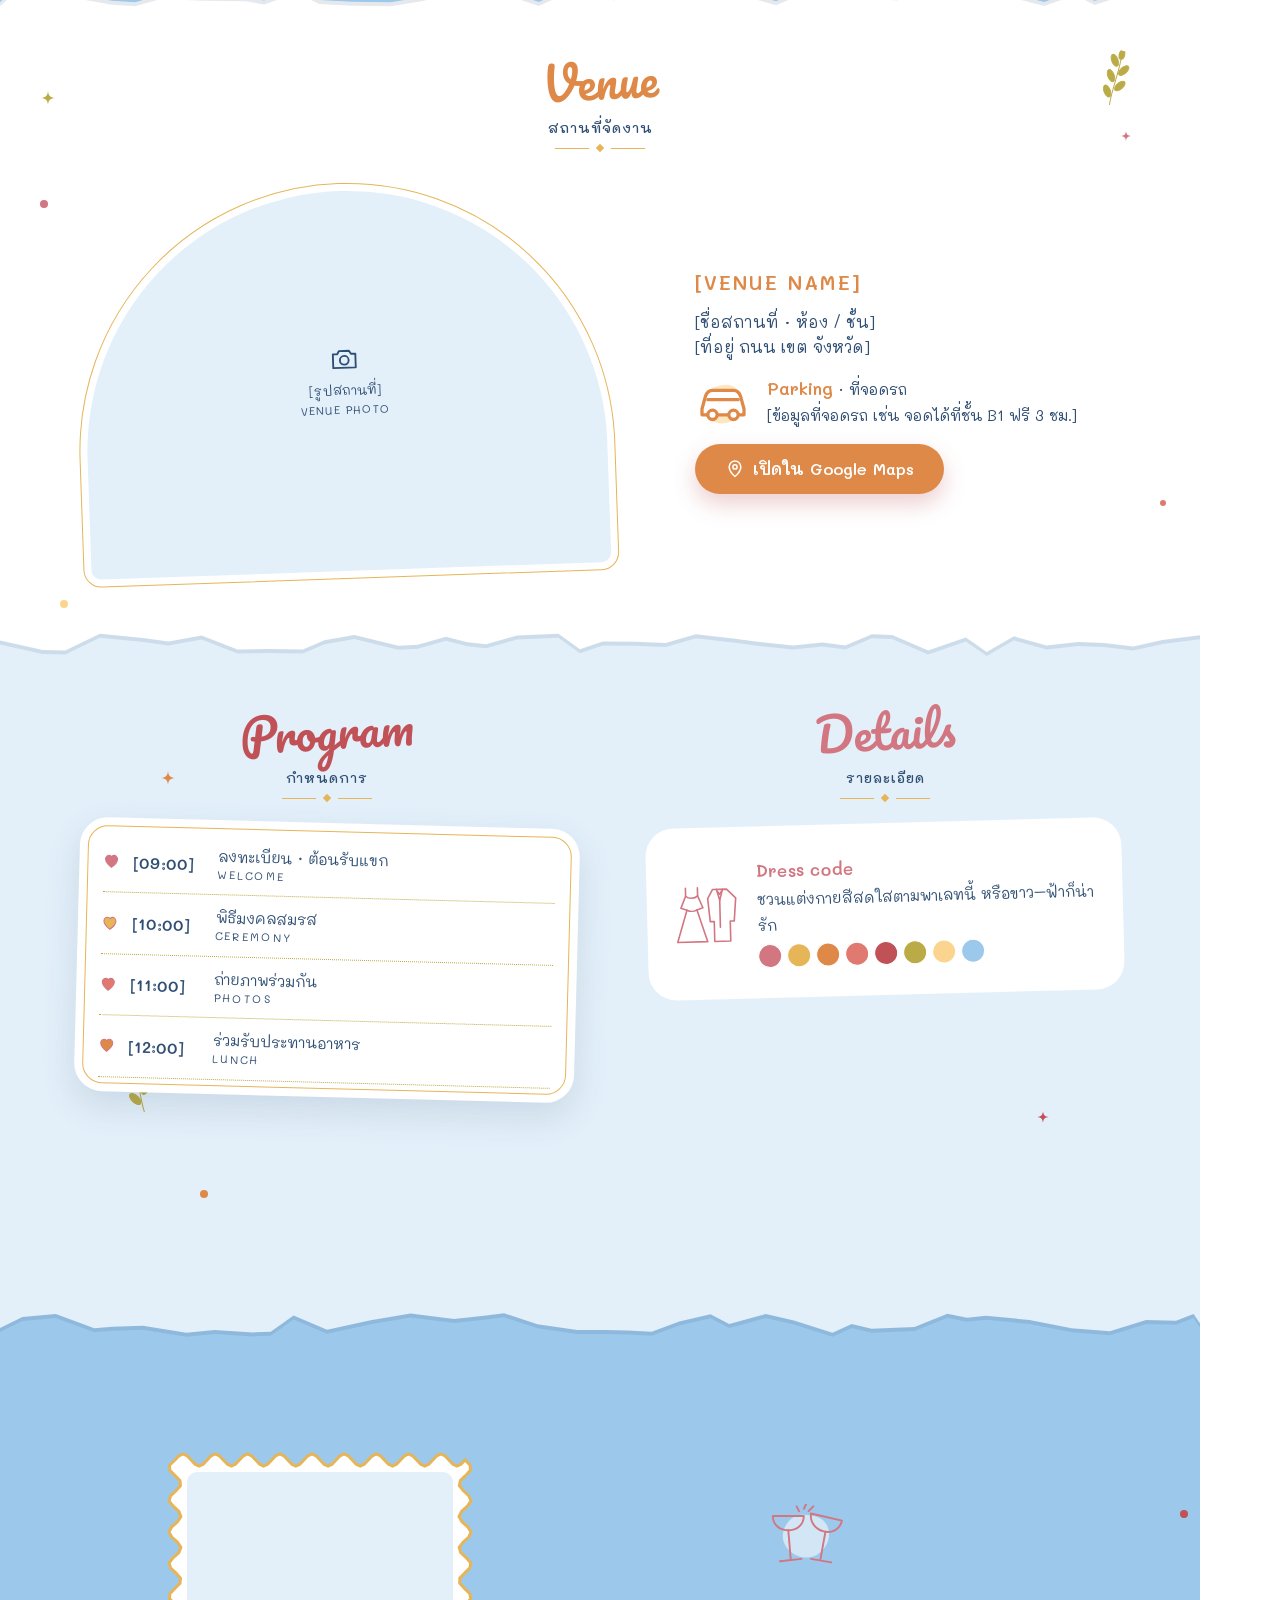
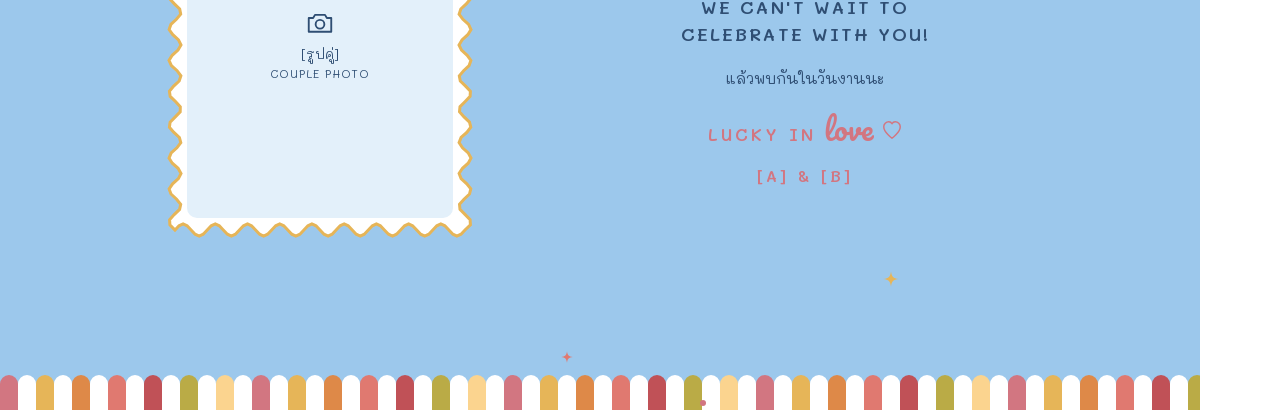
<file: base/desktop/DesignH-wide.dc.html>
<!doctype html>
<html lang="th">
<head>
<meta charset="utf-8">
<title>Lucky in Love G · desktop</title>
<script src="./vendor/react.js"></script>
<script src="./vendor/react-dom.js"></script>
<script src="./support.js"></script>
</head>
<body>
<x-dc>
<helmet>
<link rel="stylesheet" href="https://fonts.googleapis.com/css2?family=Pacifico&amp;family=Mali:ital,wght@0,300;0,400;0,500;0,600;1,400;1,500&amp;display=swap">
<style>
body{margin:0}
a{color:inherit}a:hover{opacity:0.9}
</style>
</helmet>
<div style="width: 1200px; height: 3610px; overflow: hidden; background: #FFFFFF; font-family: 'Mali', sans-serif; font-weight: 400; color: #2F4E73">
<section style="position: relative; height: 780px; box-sizing: border-box; background: #FFFFFF; padding: 0; text-align: center">
<div aria-hidden="true" style="position: absolute; left: 0; top: 0; width: 1200px; height: 35px; overflow: hidden"><svg viewBox="0 0 1200 35" style="display: block; width: 1200px; height: 35px"><path d="M0 0 L0 26 A9 9 0 0 0 18 26 L18 0 Z" fill="#D27681"></path><path d="M18 0 L18 26 A9 9 0 0 0 36 26 L36 0 Z" fill="#FFFFFF"></path><path d="M36 0 L36 26 A9 9 0 0 0 54 26 L54 0 Z" fill="#E6B558"></path><path d="M54 0 L54 26 A9 9 0 0 0 72 26 L72 0 Z" fill="#FFFFFF"></path><path d="M72 0 L72 26 A9 9 0 0 0 90 26 L90 0 Z" fill="#DE8948"></path><path d="M90 0 L90 26 A9 9 0 0 0 108 26 L108 0 Z" fill="#FFFFFF"></path><path d="M108 0 L108 26 A9 9 0 0 0 126 26 L126 0 Z" fill="#E07970"></path><path d="M126 0 L126 26 A9 9 0 0 0 144 26 L144 0 Z" fill="#FFFFFF"></path><path d="M144 0 L144 26 A9 9 0 0 0 162 26 L162 0 Z" fill="#C05157"></path><path d="M162 0 L162 26 A9 9 0 0 0 180 26 L180 0 Z" fill="#FFFFFF"></path><path d="M180 0 L180 26 A9 9 0 0 0 198 26 L198 0 Z" fill="#BAAB46"></path><path d="M198 0 L198 26 A9 9 0 0 0 216 26 L216 0 Z" fill="#FFFFFF"></path><path d="M216 0 L216 26 A9 9 0 0 0 234 26 L234 0 Z" fill="#FBD48F"></path><path d="M234 0 L234 26 A9 9 0 0 0 252 26 L252 0 Z" fill="#FFFFFF"></path><path d="M252 0 L252 26 A9 9 0 0 0 270 26 L270 0 Z" fill="#D27681"></path><path d="M270 0 L270 26 A9 9 0 0 0 288 26 L288 0 Z" fill="#FFFFFF"></path><path d="M288 0 L288 26 A9 9 0 0 0 306 26 L306 0 Z" fill="#E6B558"></path><path d="M306 0 L306 26 A9 9 0 0 0 324 26 L324 0 Z" fill="#FFFFFF"></path><path d="M324 0 L324 26 A9 9 0 0 0 342 26 L342 0 Z" fill="#DE8948"></path><path d="M342 0 L342 26 A9 9 0 0 0 360 26 L360 0 Z" fill="#FFFFFF"></path><path d="M360 0 L360 26 A9 9 0 0 0 378 26 L378 0 Z" fill="#E07970"></path><path d="M378 0 L378 26 A9 9 0 0 0 396 26 L396 0 Z" fill="#FFFFFF"></path><path d="M396 0 L396 26 A9 9 0 0 0 414 26 L414 0 Z" fill="#C05157"></path><path d="M414 0 L414 26 A9 9 0 0 0 432 26 L432 0 Z" fill="#FFFFFF"></path><path d="M432 0 L432 26 A9 9 0 0 0 450 26 L450 0 Z" fill="#BAAB46"></path><path d="M450 0 L450 26 A9 9 0 0 0 468 26 L468 0 Z" fill="#FFFFFF"></path><path d="M468 0 L468 26 A9 9 0 0 0 486 26 L486 0 Z" fill="#FBD48F"></path><path d="M486 0 L486 26 A9 9 0 0 0 504 26 L504 0 Z" fill="#FFFFFF"></path><path d="M504 0 L504 26 A9 9 0 0 0 522 26 L522 0 Z" fill="#D27681"></path><path d="M522 0 L522 26 A9 9 0 0 0 540 26 L540 0 Z" fill="#FFFFFF"></path><path d="M540 0 L540 26 A9 9 0 0 0 558 26 L558 0 Z" fill="#E6B558"></path><path d="M558 0 L558 26 A9 9 0 0 0 576 26 L576 0 Z" fill="#FFFFFF"></path><path d="M576 0 L576 26 A9 9 0 0 0 594 26 L594 0 Z" fill="#DE8948"></path><path d="M594 0 L594 26 A9 9 0 0 0 612 26 L612 0 Z" fill="#FFFFFF"></path><path d="M612 0 L612 26 A9 9 0 0 0 630 26 L630 0 Z" fill="#E07970"></path><path d="M630 0 L630 26 A9 9 0 0 0 648 26 L648 0 Z" fill="#FFFFFF"></path><path d="M648 0 L648 26 A9 9 0 0 0 666 26 L666 0 Z" fill="#C05157"></path><path d="M666 0 L666 26 A9 9 0 0 0 684 26 L684 0 Z" fill="#FFFFFF"></path><path d="M684 0 L684 26 A9 9 0 0 0 702 26 L702 0 Z" fill="#BAAB46"></path><path d="M702 0 L702 26 A9 9 0 0 0 720 26 L720 0 Z" fill="#FFFFFF"></path><path d="M720 0 L720 26 A9 9 0 0 0 738 26 L738 0 Z" fill="#FBD48F"></path><path d="M738 0 L738 26 A9 9 0 0 0 756 26 L756 0 Z" fill="#FFFFFF"></path><path d="M756 0 L756 26 A9 9 0 0 0 774 26 L774 0 Z" fill="#D27681"></path><path d="M774 0 L774 26 A9 9 0 0 0 792 26 L792 0 Z" fill="#FFFFFF"></path><path d="M792 0 L792 26 A9 9 0 0 0 810 26 L810 0 Z" fill="#E6B558"></path><path d="M810 0 L810 26 A9 9 0 0 0 828 26 L828 0 Z" fill="#FFFFFF"></path><path d="M828 0 L828 26 A9 9 0 0 0 846 26 L846 0 Z" fill="#DE8948"></path><path d="M846 0 L846 26 A9 9 0 0 0 864 26 L864 0 Z" fill="#FFFFFF"></path><path d="M864 0 L864 26 A9 9 0 0 0 882 26 L882 0 Z" fill="#E07970"></path><path d="M882 0 L882 26 A9 9 0 0 0 900 26 L900 0 Z" fill="#FFFFFF"></path><path d="M900 0 L900 26 A9 9 0 0 0 918 26 L918 0 Z" fill="#C05157"></path><path d="M918 0 L918 26 A9 9 0 0 0 936 26 L936 0 Z" fill="#FFFFFF"></path><path d="M936 0 L936 26 A9 9 0 0 0 954 26 L954 0 Z" fill="#BAAB46"></path><path d="M954 0 L954 26 A9 9 0 0 0 972 26 L972 0 Z" fill="#FFFFFF"></path><path d="M972 0 L972 26 A9 9 0 0 0 990 26 L990 0 Z" fill="#FBD48F"></path><path d="M990 0 L990 26 A9 9 0 0 0 1008 26 L1008 0 Z" fill="#FFFFFF"></path><path d="M1008 0 L1008 26 A9 9 0 0 0 1026 26 L1026 0 Z" fill="#D27681"></path><path d="M1026 0 L1026 26 A9 9 0 0 0 1044 26 L1044 0 Z" fill="#FFFFFF"></path><path d="M1044 0 L1044 26 A9 9 0 0 0 1062 26 L1062 0 Z" fill="#E6B558"></path><path d="M1062 0 L1062 26 A9 9 0 0 0 1080 26 L1080 0 Z" fill="#FFFFFF"></path><path d="M1080 0 L1080 26 A9 9 0 0 0 1098 26 L1098 0 Z" fill="#DE8948"></path><path d="M1098 0 L1098 26 A9 9 0 0 0 1116 26 L1116 0 Z" fill="#FFFFFF"></path><path d="M1116 0 L1116 26 A9 9 0 0 0 1134 26 L1134 0 Z" fill="#E07970"></path><path d="M1134 0 L1134 26 A9 9 0 0 0 1152 26 L1152 0 Z" fill="#FFFFFF"></path><path d="M1152 0 L1152 26 A9 9 0 0 0 1170 26 L1170 0 Z" fill="#C05157"></path><path d="M1170 0 L1170 26 A9 9 0 0 0 1188 26 L1188 0 Z" fill="#FFFFFF"></path><path d="M1188 0 L1188 26 A9 9 0 0 0 1206 26 L1206 0 Z" fill="#BAAB46"></path><path d="M1206 0 L1206 26 A9 9 0 0 0 1224 26 L1224 0 Z" fill="#FFFFFF"></path></svg></div><svg aria-hidden="true" viewBox="0 0 24 24" style="position: absolute; left: 180px; top: 130px; width: 16px; height: 16px"><path d="M12 2 C13 9 15 11 22 12 C15 13 13 15 12 22 C11 15 9 13 2 12 C9 11 11 9 12 2Z" fill="#D27681"></path></svg><svg aria-hidden="true" viewBox="0 0 24 24" style="position: absolute; left: 620px; top: 560px; width: 14px; height: 14px"><path d="M12 2 C13 9 15 11 22 12 C15 13 13 15 12 22 C11 15 9 13 2 12 C9 11 11 9 12 2Z" fill="#DE8948"></path></svg><svg aria-hidden="true" viewBox="0 0 24 24" style="position: absolute; right: 240px; top: 520px; width: 18px; height: 18px"><path d="M12 2 C13 9 15 11 22 12 C15 13 13 15 12 22 C11 15 9 13 2 12 C9 11 11 9 12 2Z" fill="#C05157"></path></svg><svg aria-hidden="true" viewBox="0 0 40 72" style="position: absolute; left: 150px; top: 560px; width: 40px; height: 72px; transform: rotate(-14deg)" fill="#BAAB46" stroke="#BAAB46" stroke-width="1.2" stroke-linecap="round"><path d="M20 70 C18 52 22 30 20 4" fill="none"></path><ellipse cx="20" cy="5" rx="3.5" ry="6"></ellipse><ellipse cx="13" cy="14" rx="4" ry="8" transform="rotate(-35 13 14)"></ellipse><ellipse cx="27" cy="24" rx="4" ry="8" transform="rotate(35 27 24)"></ellipse><ellipse cx="13" cy="34" rx="4" ry="8" transform="rotate(-35 13 34)"></ellipse><ellipse cx="27" cy="44" rx="4" ry="8" transform="rotate(35 27 44)"></ellipse><ellipse cx="13" cy="54" rx="4" ry="8" transform="rotate(-35 13 54)"></ellipse></svg><svg aria-hidden="true" viewBox="0 0 40 72" style="position: absolute; right: 140px; top: 150px; width: 34px; height: 61px; transform: rotate(12deg)" fill="#BAAB46" stroke="#BAAB46" stroke-width="1.2" stroke-linecap="round"><path d="M20 70 C18 52 22 30 20 4" fill="none"></path><ellipse cx="20" cy="5" rx="3.5" ry="6"></ellipse><ellipse cx="13" cy="14" rx="4" ry="8" transform="rotate(-35 13 14)"></ellipse><ellipse cx="27" cy="24" rx="4" ry="8" transform="rotate(35 27 24)"></ellipse><ellipse cx="13" cy="34" rx="4" ry="8" transform="rotate(-35 13 34)"></ellipse><ellipse cx="27" cy="44" rx="4" ry="8" transform="rotate(35 27 44)"></ellipse><ellipse cx="13" cy="54" rx="4" ry="8" transform="rotate(-35 13 54)"></ellipse></svg><div aria-hidden="true" style="position: absolute; left: 560px; top: 170px; width: 8px; height: 8px; border-radius: 50%; background: #D27681"></div><div aria-hidden="true" style="position: absolute; left: 260px; top: 640px; width: 6px; height: 6px; border-radius: 50%; background: #E07970"></div><div style="position: absolute; left: 0; right: 0; top: 0; bottom: 0; display: flex; align-items: center; justify-content: center; gap: 110px; padding-top: 20px"><div style="width: 460px; display: flex; flex-direction: column; align-items: center; gap: 14px"><div style="font-size: 12px; font-weight: 500; letter-spacing: 6px; color: #2F4E73">THE WEDDING OF</div><div style="width: 486px; display: flex; flex-direction: column; font-family: 'Pacifico', 'Mali', cursive; font-weight: 400; margin: 2px 0 8px"><div style="align-self: flex-start; padding-left: 25px; font-size: 64px; line-height: 1.25; color: #C05157">Naneen</div><div style="align-self: center; margin: -6px 0 -4px; font-size: 39px; line-height: 1.2; color: #DE8948">&amp;</div><div style="align-self: flex-end; font-size: 64px; line-height: 1.25; color: #C05157">JameJame</div></div><div style="font-family: 'Mali', sans-serif; font-style: italic; font-size: 18px; margin-top: 10px">are getting married</div><div style="font-size: 16px">ขอเชิญร่วมเป็นส่วนหนึ่งในวันสำคัญของเรา</div></div><div style="position: relative; width: 430px; height: 520px; flex-shrink: 0"><div style="width: 430px; height: 520px; box-sizing: border-box; background: #E3F0FA; border-radius: 215px 215px 18px 18px; outline: 1px solid #E6B558; outline-offset: 7px; display: flex; align-items: center; justify-content: center; overflow: hidden"><svg role="img" aria-label="ภาพตัวอย่างบ่าวสาว" viewBox="0 0 200 220" style="width: 287px; height: 316px" fill="#FFFFFF" stroke="#2F4E73" stroke-width="2.2" stroke-linecap="round" stroke-linejoin="round"><path d="M62 60 C38 80 26 150 22 218 L58 218 C54 160 56 116 68 92 Z" fill="#9CC8EC" opacity="0.7"></path><path d="M32 218 C34 156 48 120 74 120 C100 120 112 156 114 218 Z"></path><path d="M60 122 C66 134 82 134 88 122" fill="none"></path><circle cx="74" cy="82" r="22"></circle><path d="M52 80 C52 60 66 54 76 56 C90 58 98 68 96 84 C90 72 80 66 66 70 C60 72 55 76 52 80 Z" fill="#2F4E73" stroke="none" opacity="0.85"></path><path d="M98 218 C98 150 110 116 136 116 C162 116 176 150 176 218 Z"></path><path d="M128 118 L136 146 L144 118" fill="none"></path><path d="M136 146 L136 200" fill="none"></path><path d="M129 124 L136 128 L129 132 Z M143 124 L136 128 L143 132 Z" fill="#D27681" stroke="none"></path><circle cx="136" cy="78" r="22"></circle><path d="M114 76 C114 58 126 52 138 54 C150 56 158 64 158 76 C150 66 136 62 124 66 C120 68 116 72 114 76 Z" fill="#2F4E73" stroke="none" opacity="0.85"></path><path d="M105 30 C105 25 99 23 97 28 C95 23 89 25 89 30 C89 36 97 41 97 41 C97 41 105 36 105 30 Z" fill="#D27681" stroke="none"></path><path d="M88 186 L100 214 M96 184 L102 214 M104 186 L104 214" fill="none" stroke="#BAAB46"></path><circle cx="88" cy="180" r="8" fill="#E07970" stroke="none"></circle><circle cx="102" cy="176" r="8" fill="#FBD48F" stroke="none"></circle><circle cx="112" cy="186" r="7" fill="#D27681" stroke="none"></circle><circle cx="96" cy="190" r="6" fill="#E6B558" stroke="none"></circle></svg></div></div></div>
</section>
<section style="position: relative; height: 800px; box-sizing: border-box; background: #9CC8EC; padding: 0; text-align: center">
<svg aria-hidden="true" viewBox="0 0 430 28" preserveAspectRatio="none" style="position: absolute; left: 0; top: -1px; width: 1200px; height: 28px; display: block; overflow: visible"><path d="M0 0 L0 7.3 L0.0 7.3 L12.9 16.7 L23.7 8.3 L37.6 20.2 L48.7 14.1 L57.1 4.1 L66.8 15.7 L73.5 19.9 L81.8 8.7 L88.2 24.0 L101.6 21.5 L113.8 4.7 L123.1 14.0 L130.2 23.0 L139.9 7.1 L154.1 6.5 L169.4 13.1 L180.9 10.9 L191.7 7.7 L198.1 21.3 L206.5 19.6 L214.6 23.4 L229.5 19.1 L243.1 15.6 L256.4 6.4 L267.2 20.5 L275.2 22.5 L290.1 12.2 L299.7 13.0 L309.6 23.9 L319.4 4.5 L326.4 18.4 L342.3 13.9 L353.2 15.0 L366.7 8.4 L378.8 15.1 L391.0 7.6 L398.7 11.0 L414.0 10.9 L426.0 10.1 L430.0 5.3 L430 0 Z" fill="#2F4E73" opacity="0.12" transform="translate(0 4)"></path><path d="M0 0 L0 7.3 L0.0 7.3 L12.9 16.7 L23.7 8.3 L37.6 20.2 L48.7 14.1 L57.1 4.1 L66.8 15.7 L73.5 19.9 L81.8 8.7 L88.2 24.0 L101.6 21.5 L113.8 4.7 L123.1 14.0 L130.2 23.0 L139.9 7.1 L154.1 6.5 L169.4 13.1 L180.9 10.9 L191.7 7.7 L198.1 21.3 L206.5 19.6 L214.6 23.4 L229.5 19.1 L243.1 15.6 L256.4 6.4 L267.2 20.5 L275.2 22.5 L290.1 12.2 L299.7 13.0 L309.6 23.9 L319.4 4.5 L326.4 18.4 L342.3 13.9 L353.2 15.0 L366.7 8.4 L378.8 15.1 L391.0 7.6 L398.7 11.0 L414.0 10.9 L426.0 10.1 L430.0 5.3 L430 0 Z" fill="#FFFFFF"></path></svg><svg aria-hidden="true" viewBox="0 0 160 80" style="position: absolute; left: -40px; top: 420px; width: 170px; height: 85px"><path d="M30 70 C12 70 6 52 20 44 C16 26 40 16 52 30 C60 10 96 10 100 32 C118 24 138 38 128 52 C146 54 146 70 128 70 Z" fill="#FFFFFF"></path></svg><svg aria-hidden="true" viewBox="0 0 160 80" style="position: absolute; right: -40px; top: 110px; width: 150px; height: 75px"><path d="M30 70 C12 70 6 52 20 44 C16 26 40 16 52 30 C60 10 96 10 100 32 C118 24 138 38 128 52 C146 54 146 70 128 70 Z" fill="#FFFFFF"></path></svg><svg aria-hidden="true" viewBox="0 0 64 62" style="position: absolute; left: 80px; top: 60px; width: 70px; height: 102px; transform: translate(8px, 6px) rotate(10deg); opacity: 0.55"><path d="M30 6 C48 2 60 16 58 32 C56 50 40 60 24 56 C8 52 0 38 6 22 C10 12 18 8 30 6Z" fill="#C05157"></path></svg><svg aria-hidden="true" viewBox="0 0 60 88" style="position: absolute; left: 80px; top: 60px; width: 83px; height: 122px; transform: rotate(-10deg)" fill="none" stroke="#DE8948" stroke-width="1.6" stroke-linecap="round" stroke-linejoin="round"><ellipse cx="18" cy="20" rx="12" ry="15" fill="#C05157"></ellipse><path d="M18 35 l-3 5 h6 Z" fill="#C05157"></path><path d="M18 40 C14 46 24 56 30 84" fill="none"></path><path d="M11 18 c-3 -1 -4 -5 -2 -8" fill="none" stroke="#FFFFFF" stroke-width="2"></path><ellipse cx="42" cy="16" rx="12" ry="15" fill="#E6B558"></ellipse><path d="M42 31 l-3 5 h6 Z" fill="#E6B558"></path><path d="M42 36 C46 42 34 56 30 84" fill="none"></path><path d="M35 14 c-3 -1 -4 -5 -2 -8" fill="none" stroke="#FFFFFF" stroke-width="2"></path><ellipse cx="31" cy="36" rx="11" ry="14" fill="#D27681"></ellipse><path d="M31 50 l-3 5 h6 Z" fill="#D27681"></path><path d="M31 55 C33 60 27 70 30 84" fill="none"></path><path d="M25 34 c-3 -1 -4 -5 -2 -8" fill="none" stroke="#FFFFFF" stroke-width="2"></path><path d="M26 84 L34 84"></path></svg><svg aria-hidden="true" viewBox="0 0 24 24" style="position: absolute; left: 900px; top: 90px; width: 16px; height: 16px"><path d="M12 2 C13 9 15 11 22 12 C15 13 13 15 12 22 C11 15 9 13 2 12 C9 11 11 9 12 2Z" fill="#FBD48F"></path></svg><svg aria-hidden="true" viewBox="0 0 24 24" style="position: absolute; left: 520px; top: 500px; width: 14px; height: 14px"><path d="M12 2 C13 9 15 11 22 12 C15 13 13 15 12 22 C11 15 9 13 2 12 C9 11 11 9 12 2Z" fill="#E6B558"></path></svg><div aria-hidden="true" style="position: absolute; left: 180px; top: 300px; width: 8px; height: 8px; border-radius: 50%; background: #FBD48F"></div><div aria-hidden="true" style="position: absolute; left: 1120px; top: 380px; width: 6px; height: 6px; border-radius: 50%; background: #DE8948"></div><div aria-hidden="true" style="position: absolute; left: 640px; top: 540px; width: 8px; height: 8px; border-radius: 50%; background: #BAAB46"></div><div style="position: absolute; left: 0; right: 0; top: 0; height: 600px; display: flex; align-items: center; justify-content: center; gap: 120px; padding-top: 10px"><div style="display: flex; flex-direction: column; align-items: flex-start; gap: 14px"><div style="text-align: left; font-family: 'Pacifico', 'Mali', cursive; font-weight: 400; font-size: 54px; line-height: 1.35; color: #C05157">We'd love<br>you there,</div><p style="margin: 0; width: 400px; text-align: left; font-size: 17px; line-height: 1.8">วันสำคัญของเราจะสมบูรณ์ยิ่งขึ้น<br>ถ้ามีคุณมาร่วมฉลองด้วยกัน</p><p style="margin: 0; width: 400px; text-align: left; font-family: 'Mali', sans-serif; font-style: italic; font-size: 15px; line-height: 1.6">It would mean the world to us if you joined our special day.</p></div><div style="position: relative; width: 400px; box-sizing: border-box;  background: #FFFFFF; border-radius: 22px; padding: 20px 26px 18px; transform: rotate(-2deg); display: flex; flex-direction: column; align-items: center; gap: 4px; box-shadow: 0 14px 34px rgba(47, 78, 115, 0.14); outline: 1px solid #E6B558; outline-offset: -9px"><div aria-hidden="true" style="position: absolute; top: 50%; left: -14px; width: 28px; height: 28px; margin-top: -14px; border-radius: 50%; background: #9CC8EC"></div><div aria-hidden="true" style="position: absolute; top: 50%; right: -14px; width: 28px; height: 28px; margin-top: -14px; border-radius: 50%; background: #9CC8EC"></div><div style="font-size: 12px; font-weight: 500; letter-spacing: 3px; color: #DE8948">SAVE THE DATE</div><div style="font-family: 'Pacifico', 'Mali', cursive; font-weight: 400; font-size: 30px; line-height: 1.5; white-space: nowrap; color: #DE8948">[DD] . [MM] . [YY]</div><div aria-hidden="true" style="width: 100%; border-top: 2px dashed #DE8948; margin: 4px 0 8px"></div><div style="font-size: 15px; line-height: 1.6">[วันเสาร์ที่ DD เดือน พ.ศ. YYYY]</div></div></div><svg aria-hidden="true" viewBox="0 0 24 24" style="position: absolute; left: 220px; top: 560px; width: 14px; height: 14px"><path d="M12 2 C13 9 15 11 22 12 C15 13 13 15 12 22 C11 15 9 13 2 12 C9 11 11 9 12 2Z" fill="#E07970"></path></svg><div aria-hidden="true" style="position: absolute; left: 80px; top: 530px; width: 6px; height: 6px; border-radius: 50%; background: #E6B558"></div><div aria-hidden="true" style="position: absolute; left: 930px; top: 750px; width: 8px; height: 8px; border-radius: 50%; background: #C05157"></div><div style="position: absolute; left: 0; right: 0; top: 490px; display: flex; flex-direction: column; align-items: center; gap: 16px"><div style="height: 1px; width: 120px; background: #E6B558"></div>
<div style="position: relative"><div style="font-family: 'Pacifico', 'Mali', cursive; font-weight: 400; font-size: 46px; line-height: 1.35; color: #C05157; transform: rotate(-3deg)">Rsvp</div><div style="font-size: 14px; font-weight: 500; letter-spacing: 1px; margin-top: 6px">ตอบรับคำเชิญ</div><div aria-hidden="true" style="display: flex; align-items: center; justify-content: center; gap: 8px; margin-top: 8px"><span style="width: 34px; height: 1px; background: #E6B558"></span><span style="width: 6px; height: 6px; transform: rotate(45deg); background: #E6B558"></span><span style="width: 34px; height: 1px; background: #E6B558"></span></div></div>
<p style="margin: 0; width: 460px; font-size: 17px; line-height: 1.75">รบกวนตอบรับภายในวันที่ [DD เดือน YYYY]<br>เพื่อให้เราเตรียมงานได้อย่างอบอุ่นที่สุด</p>
<div style="position: relative"><a href="#" style="display: flex; align-items: center; justify-content: center; gap: 8px; min-height: 50px; padding: 0 30px; border-radius: 999px; color: #FFFFFF; font-size: 16px; font-weight: 600; text-decoration: none; box-shadow: 0 10px 22px rgba(192, 81, 87, 0.28); background-color: #D27681">ยืนยันการเข้าร่วม · Confirm</a></div></div>
</section>
<section style="position: relative; height: 650px; box-sizing: border-box; background: #FFFFFF; padding: 0; text-align: center">
<svg aria-hidden="true" viewBox="0 0 430 28" preserveAspectRatio="none" style="position: absolute; left: 0; top: -1px; width: 1200px; height: 28px; display: block; overflow: visible"><path d="M0 0 L0 23.2 L0.0 23.2 L7.4 4.5 L23.4 7.7 L30.6 17.0 L40.1 21.8 L48.4 23.2 L57.6 16.0 L72.9 17.7 L88.1 18.2 L94.6 21.6 L106.5 10.2 L114.4 21.0 L126.2 22.8 L140.0 23.2 L151.6 18.0 L163.8 9.2 L179.3 10.2 L193.1 23.1 L205.6 6.8 L219.9 17.4 L227.7 5.0 L239.1 4.6 L254.3 14.1 L265.5 12.2 L278.1 22.3 L287.2 11.5 L299.0 9.9 L311.0 14.9 L321.3 17.5 L332.6 5.8 L348.5 11.1 L358.9 12.1 L374.2 23.0 L385.3 12.0 L392.2 21.9 L400.0 14.9 L409.4 10.6 L419.0 7.8 L425.4 14.7 L430.0 16.9 L430 0 Z" fill="#2F4E73" opacity="0.12" transform="translate(0 4)"></path><path d="M0 0 L0 23.2 L0.0 23.2 L7.4 4.5 L23.4 7.7 L30.6 17.0 L40.1 21.8 L48.4 23.2 L57.6 16.0 L72.9 17.7 L88.1 18.2 L94.6 21.6 L106.5 10.2 L114.4 21.0 L126.2 22.8 L140.0 23.2 L151.6 18.0 L163.8 9.2 L179.3 10.2 L193.1 23.1 L205.6 6.8 L219.9 17.4 L227.7 5.0 L239.1 4.6 L254.3 14.1 L265.5 12.2 L278.1 22.3 L287.2 11.5 L299.0 9.9 L311.0 14.9 L321.3 17.5 L332.6 5.8 L348.5 11.1 L358.9 12.1 L374.2 23.0 L385.3 12.0 L392.2 21.9 L400.0 14.9 L409.4 10.6 L419.0 7.8 L425.4 14.7 L430.0 16.9 L430 0 Z" fill="#9CC8EC"></path></svg><svg aria-hidden="true" viewBox="0 0 24 24" style="position: absolute; left: 40px; top: 110px; width: 16px; height: 16px"><path d="M12 2 C13 9 15 11 22 12 C15 13 13 15 12 22 C11 15 9 13 2 12 C9 11 11 9 12 2Z" fill="#BAAB46"></path></svg><svg aria-hidden="true" viewBox="0 0 24 24" style="position: absolute; left: 1120px; top: 150px; width: 12px; height: 12px"><path d="M12 2 C13 9 15 11 22 12 C15 13 13 15 12 22 C11 15 9 13 2 12 C9 11 11 9 12 2Z" fill="#D27681"></path></svg><svg aria-hidden="true" viewBox="0 0 40 72" style="position: absolute; left: 1100px; top: 70px; width: 32px; height: 57px; transform: rotate(14deg)" fill="#BAAB46" stroke="#BAAB46" stroke-width="1.2" stroke-linecap="round"><path d="M20 70 C18 52 22 30 20 4" fill="none"></path><ellipse cx="20" cy="5" rx="3.5" ry="6"></ellipse><ellipse cx="13" cy="14" rx="4" ry="8" transform="rotate(-35 13 14)"></ellipse><ellipse cx="27" cy="24" rx="4" ry="8" transform="rotate(35 27 24)"></ellipse><ellipse cx="13" cy="34" rx="4" ry="8" transform="rotate(-35 13 34)"></ellipse><ellipse cx="27" cy="44" rx="4" ry="8" transform="rotate(35 27 44)"></ellipse><ellipse cx="13" cy="54" rx="4" ry="8" transform="rotate(-35 13 54)"></ellipse></svg><div aria-hidden="true" style="position: absolute; left: 40px; top: 220px; width: 8px; height: 8px; border-radius: 50%; background: #D27681"></div><div aria-hidden="true" style="position: absolute; left: 1160px; top: 520px; width: 6px; height: 6px; border-radius: 50%; background: #E07970"></div><div aria-hidden="true" style="position: absolute; left: 60px; top: 620px; width: 8px; height: 8px; border-radius: 50%; background: #FBD48F"></div><div style="position: absolute; left: 0; right: 0; top: 70px; display: flex; flex-direction: column; align-items: center; gap: 40px"><div style="position: relative"><div style="font-family: 'Pacifico', 'Mali', cursive; font-weight: 400; font-size: 46px; line-height: 1.35; color: #DE8948; transform: rotate(-3deg)">Venue</div><div style="font-size: 14px; font-weight: 500; letter-spacing: 1px; margin-top: 6px">สถานที่จัดงาน</div><div aria-hidden="true" style="display: flex; align-items: center; justify-content: center; gap: 8px; margin-top: 8px"><span style="width: 34px; height: 1px; background: #E6B558"></span><span style="width: 6px; height: 6px; transform: rotate(45deg); background: #E6B558"></span><span style="width: 34px; height: 1px; background: #E6B558"></span></div></div><div style="display: flex; align-items: center; justify-content: center; gap: 90px"><a href="https://www.google.com/maps/search/?api=1&amp;query=VENUE+NAME+Bangkok" target="_blank" rel="noopener" aria-label="เปิดสถานที่ใน Google Maps" style="display: block; text-decoration: none; transform: rotate(-2deg)"><div style="position: relative; width: 520px; height: 380px"><div style="width: 520px; height: 380px; box-sizing: border-box; background: #E3F0FA; border-radius: 260px 260px 10px 10px; outline: 1px solid #E6B558; outline-offset: 7px; display: flex; flex-direction: column; align-items: center; justify-content: center; gap: 6px; position: relative; overflow: hidden; flex-shrink: 0"><svg aria-hidden="true" viewBox="0 0 24 24" style="width: 30px; height: 30px" fill="none" stroke="#2F4E73" stroke-width="1.5" stroke-linecap="round" stroke-linejoin="round"><path d="M3 8h3.5l1.5-2.5h8L17.5 8H21v11H3z"></path><circle cx="12" cy="13" r="3.5"></circle></svg><div style="font-size: 13px; line-height: 1.5; text-align: center; color: #2F4E73">[รูปสถานที่]<br><span style="font-size: 11px; letter-spacing: 1px">VENUE PHOTO</span></div></div></div></a><div style="width: 420px; display: flex; flex-direction: column; align-items: flex-start; gap: 14px; text-align: left"><div style="font-family: 'Mali', sans-serif; font-weight: 600; font-size: 20px; letter-spacing: 2px; color: #DE8948">[VENUE NAME]</div><div style="font-size: 16px; line-height: 1.6">[ชื่อสถานที่ · ห้อง / ชั้น]<br>[ที่อยู่ ถนน เขต จังหวัด]</div><div style="width: 420px; display: flex; align-items: center; gap: 16px"><div style="position: relative; width: 56px; height: 56px; flex-shrink: 0"><svg aria-hidden="true" viewBox="0 0 64 62" style="position: absolute; left: 4px; top: 6px; width: 48px; height: 48px; opacity: 0.55"><path d="M30 6 C48 2 60 16 58 32 C56 50 40 60 24 56 C8 52 0 38 6 22 C10 12 18 8 30 6Z" fill="#FBD48F"></path></svg><svg aria-hidden="true" viewBox="0 0 24 24" style="position: relative; width: 56px; height: 56px" fill="none" stroke="#DE8948" stroke-width="1.4" stroke-linecap="round" stroke-linejoin="round"><path d="M3 15 L4.5 9.5 C5 8 6 7 7.5 7 L16.5 7 C18 7 19 8 19.5 9.5 L21 15 L21 17.5 L3 17.5 Z" fill="#FFFFFF"></path><path d="M5.5 11 L18.5 11"></path><circle cx="7.5" cy="17.5" r="2" fill="#FFFFFF"></circle><circle cx="16.5" cy="17.5" r="2" fill="#FFFFFF"></circle></svg></div><div style="flex: 1; text-align: left; font-size: 15px; line-height: 1.7"><b style="font-family: 'Mali', sans-serif; font-weight: 600; font-size: 17px; color: #DE8948">Parking</b> · ที่จอดรถ<br>[ข้อมูลที่จอดรถ เช่น จอดได้ที่ชั้น B1 ฟรี 3 ชม.]</div></div><a href="https://www.google.com/maps/search/?api=1&amp;query=VENUE+NAME+Bangkok" target="_blank" rel="noopener" style="display: flex; align-items: center; justify-content: center; gap: 8px; min-height: 50px; padding: 0 30px; border-radius: 999px; color: #FFFFFF; font-size: 16px; font-weight: 600; text-decoration: none; box-shadow: 0 10px 22px rgba(192, 81, 87, 0.28); background-color: #DE8948"><svg aria-hidden="true" viewBox="0 0 24 24" style="width: 20px; height: 20px; flex-shrink: 0" fill="none" stroke="currentColor" stroke-width="1.8" stroke-linecap="round" stroke-linejoin="round"><path d="M12 21s-7-6.2-7-11.5a7 7 0 0 1 14 0C19 14.8 12 21 12 21z"></path><circle cx="12" cy="9.5" r="2.5"></circle></svg>เปิดใน Google Maps</a></div></div></div>
</section>
<section style="position: relative; height: 680px; box-sizing: border-box; background: #E3F0FA; padding: 0; text-align: center">
<svg aria-hidden="true" viewBox="0 0 430 28" preserveAspectRatio="none" style="position: absolute; left: 0; top: -1px; width: 1200px; height: 28px; display: block; overflow: visible"><path d="M0 0 L0 11.5 L0.0 11.5 L15.3 20.9 L23.4 21.4 L35.8 4.8 L51.3 9.1 L60.4 12.5 L72.2 6.5 L85.1 20.6 L96.2 19.9 L108.5 20.5 L116.3 11.2 L127.0 6.1 L142.7 16.7 L149.7 15.7 L159.8 7.8 L167.5 13.2 L174.2 15.3 L185.3 6.5 L200.1 4.8 L207.8 20.3 L216.0 12.5 L227.6 12.7 L238.5 14.1 L249.4 5.2 L263.5 9.7 L270.0 12.2 L284.1 16.6 L294.7 13.6 L302.9 16.4 L312.4 5.3 L319.7 5.9 L332.6 21.6 L346.1 8.4 L353.6 23.0 L363.3 7.3 L375.0 16.4 L386.4 13.0 L395.5 13.9 L406.1 17.6 L416.5 11.1 L430.0 6.2 L430 0 Z" fill="#2F4E73" opacity="0.12" transform="translate(0 4)"></path><path d="M0 0 L0 11.5 L0.0 11.5 L15.3 20.9 L23.4 21.4 L35.8 4.8 L51.3 9.1 L60.4 12.5 L72.2 6.5 L85.1 20.6 L96.2 19.9 L108.5 20.5 L116.3 11.2 L127.0 6.1 L142.7 16.7 L149.7 15.7 L159.8 7.8 L167.5 13.2 L174.2 15.3 L185.3 6.5 L200.1 4.8 L207.8 20.3 L216.0 12.5 L227.6 12.7 L238.5 14.1 L249.4 5.2 L263.5 9.7 L270.0 12.2 L284.1 16.6 L294.7 13.6 L302.9 16.4 L312.4 5.3 L319.7 5.9 L332.6 21.6 L346.1 8.4 L353.6 23.0 L363.3 7.3 L375.0 16.4 L386.4 13.0 L395.5 13.9 L406.1 17.6 L416.5 11.1 L430.0 6.2 L430 0 Z" fill="#FFFFFF"></path></svg><svg aria-hidden="true" viewBox="0 0 24 24" style="position: absolute; left: 160px; top: 140px; width: 16px; height: 16px"><path d="M12 2 C13 9 15 11 22 12 C15 13 13 15 12 22 C11 15 9 13 2 12 C9 11 11 9 12 2Z" fill="#DE8948"></path></svg><svg aria-hidden="true" viewBox="0 0 24 24" style="position: absolute; right: 150px; top: 480px; width: 14px; height: 14px"><path d="M12 2 C13 9 15 11 22 12 C15 13 13 15 12 22 C11 15 9 13 2 12 C9 11 11 9 12 2Z" fill="#C05157"></path></svg><div aria-hidden="true" style="position: absolute; left: 200px; top: 560px; width: 8px; height: 8px; border-radius: 50%; background: #DE8948"></div><div aria-hidden="true" style="position: absolute; left: 1250px; top: 120px; width: 8px; height: 8px; border-radius: 50%; background: #BAAB46"></div><svg aria-hidden="true" viewBox="0 0 40 72" style="position: absolute; left: 120px; top: 420px; width: 36px; height: 64px; transform: rotate(-12deg)" fill="#BAAB46" stroke="#BAAB46" stroke-width="1.2" stroke-linecap="round"><path d="M20 70 C18 52 22 30 20 4" fill="none"></path><ellipse cx="20" cy="5" rx="3.5" ry="6"></ellipse><ellipse cx="13" cy="14" rx="4" ry="8" transform="rotate(-35 13 14)"></ellipse><ellipse cx="27" cy="24" rx="4" ry="8" transform="rotate(35 27 24)"></ellipse><ellipse cx="13" cy="34" rx="4" ry="8" transform="rotate(-35 13 34)"></ellipse><ellipse cx="27" cy="44" rx="4" ry="8" transform="rotate(35 27 44)"></ellipse><ellipse cx="13" cy="54" rx="4" ry="8" transform="rotate(-35 13 54)"></ellipse></svg><div style="position: absolute; left: 0; right: 0; top: 70px; display: flex; align-items: flex-start; justify-content: center; gap: 70px"><div style="display: flex; flex-direction: column; align-items: center; gap: 22px"><div style="position: relative"><div style="font-family: 'Pacifico', 'Mali', cursive; font-weight: 400; font-size: 46px; line-height: 1.35; color: #C05157; transform: rotate(-3deg)">Program</div><div style="font-size: 14px; font-weight: 500; letter-spacing: 1px; margin-top: 6px; color: #2F4E73">กำหนดการ</div><div aria-hidden="true" style="display: flex; align-items: center; justify-content: center; gap: 8px; margin-top: 8px"><span style="width: 34px; height: 1px; background: #E6B558"></span><span style="width: 6px; height: 6px; transform: rotate(45deg); background: #E6B558"></span><span style="width: 34px; height: 1px; background: #E6B558"></span></div></div><div style="width: 500px; box-sizing: border-box; background: #FFFFFF; border-radius: 28px; padding: 14px 24px; display: flex; flex-direction: column; transform: rotate(1.5deg); box-shadow: 0 14px 34px rgba(47, 78, 115, 0.14); outline: 1px solid #E6B558; outline-offset: -9px"><div style="display: flex; align-items: center; gap: 14px; padding: 12px 0; border-bottom: 1.5px dotted #BAAB46; text-align: left"><svg aria-hidden="true" viewBox="0 0 24 24" style="width: 16px; height: 16px; flex-shrink: 0" fill="#D27681" stroke="#D27681" stroke-width="1.6" stroke-linecap="round" stroke-linejoin="round"><path d="M12 21 C12 21 3 14.5 3 8.5 C3 5.5 5.5 3 8.5 3 C10.2 3 11.4 4 12 5.2 C12.6 4 13.8 3 15.5 3 C18.5 3 21 5.5 21 8.5 C21 14.5 12 21 12 21Z"></path></svg><div style="width: 70px; font-family: 'Mali', sans-serif; font-weight: 600; font-size: 16px; color: #2F4E73">[09:00]</div><div style="font-size: 15px; line-height: 1.4">ลงทะเบียน · ต้อนรับแขก<div style="font-size: 11px; letter-spacing: 2px">WELCOME</div></div></div><div style="display: flex; align-items: center; gap: 14px; padding: 12px 0; border-bottom: 1.5px dotted #BAAB46; text-align: left"><svg aria-hidden="true" viewBox="0 0 24 24" style="width: 16px; height: 16px; flex-shrink: 0" fill="#E6B558" stroke="#D27681" stroke-width="1.6" stroke-linecap="round" stroke-linejoin="round"><path d="M12 21 C12 21 3 14.5 3 8.5 C3 5.5 5.5 3 8.5 3 C10.2 3 11.4 4 12 5.2 C12.6 4 13.8 3 15.5 3 C18.5 3 21 5.5 21 8.5 C21 14.5 12 21 12 21Z"></path></svg><div style="width: 70px; font-family: 'Mali', sans-serif; font-weight: 600; font-size: 16px; color: #2F4E73">[10:00]</div><div style="font-size: 15px; line-height: 1.4">พิธีมงคลสมรส<div style="font-size: 11px; letter-spacing: 2px">CEREMONY</div></div></div><div style="display: flex; align-items: center; gap: 14px; padding: 12px 0; border-bottom: 1.5px dotted #BAAB46; text-align: left"><svg aria-hidden="true" viewBox="0 0 24 24" style="width: 16px; height: 16px; flex-shrink: 0" fill="#E07970" stroke="#D27681" stroke-width="1.6" stroke-linecap="round" stroke-linejoin="round"><path d="M12 21 C12 21 3 14.5 3 8.5 C3 5.5 5.5 3 8.5 3 C10.2 3 11.4 4 12 5.2 C12.6 4 13.8 3 15.5 3 C18.5 3 21 5.5 21 8.5 C21 14.5 12 21 12 21Z"></path></svg><div style="width: 70px; font-family: 'Mali', sans-serif; font-weight: 600; font-size: 16px; color: #2F4E73">[11:00]</div><div style="font-size: 15px; line-height: 1.4">ถ่ายภาพร่วมกัน<div style="font-size: 11px; letter-spacing: 2px">PHOTOS</div></div></div><div style="display: flex; align-items: center; gap: 14px; padding: 12px 0; border-bottom: 1.5px dotted #BAAB46; text-align: left"><svg aria-hidden="true" viewBox="0 0 24 24" style="width: 16px; height: 16px; flex-shrink: 0" fill="#DE8948" stroke="#D27681" stroke-width="1.6" stroke-linecap="round" stroke-linejoin="round"><path d="M12 21 C12 21 3 14.5 3 8.5 C3 5.5 5.5 3 8.5 3 C10.2 3 11.4 4 12 5.2 C12.6 4 13.8 3 15.5 3 C18.5 3 21 5.5 21 8.5 C21 14.5 12 21 12 21Z"></path></svg><div style="width: 70px; font-family: 'Mali', sans-serif; font-weight: 600; font-size: 16px; color: #2F4E73">[12:00]</div><div style="font-size: 15px; line-height: 1.4">ร่วมรับประทานอาหาร<div style="font-size: 11px; letter-spacing: 2px">LUNCH</div></div></div></div></div><div style="display: flex; flex-direction: column; align-items: center; gap: 22px"><div style="position: relative"><div style="font-family: 'Pacifico', 'Mali', cursive; font-weight: 400; font-size: 46px; line-height: 1.35; color: #D27681; transform: rotate(-3deg)">Details</div><div style="font-size: 14px; font-weight: 500; letter-spacing: 1px; margin-top: 6px">รายละเอียด</div><div aria-hidden="true" style="display: flex; align-items: center; justify-content: center; gap: 8px; margin-top: 8px"><span style="width: 34px; height: 1px; background: #E6B558"></span><span style="width: 6px; height: 6px; transform: rotate(45deg); background: #E6B558"></span><span style="width: 34px; height: 1px; background: #E6B558"></span></div></div><div style="background: #FFFFFF; border-radius: 28px; padding: 30px 28px; transform: rotate(-1.5deg)"><div style="width: 420px; display: flex; align-items: center; gap: 18px"><div style="position: relative; width: 64px; height: 64px; flex-shrink: 0"><svg aria-hidden="true" viewBox="0 0 64 64" style="position: relative; width: 64px; height: 64px" fill="none" stroke="#D27681" stroke-width="1.6" stroke-linecap="round" stroke-linejoin="round"><path d="M11 6 L11 14 L6 26 L12 28 L2 60 L32 60 L22 28 L28 26 L23 14 L23 6" fill="#FFFFFF"></path><path d="M11 14 C14 17 20 17 23 14"></path><path d="M12 28 C16 30 18 30 22 28"></path><path d="M38 8 L52 8 L61 17 L59 40 L55 40 L55 60 L39 60 L39 40 L35 40 L33 17 Z" fill="#FFFFFF"></path><path d="M42 8 L45 19 L48 8"></path><path d="M45 19 L45 46"></path><path d="M43 10 L45 13 L47 10"></path></svg></div><div style="flex: 1; text-align: left; font-size: 15px; line-height: 1.75"><b style="font-family: 'Mali', sans-serif; font-weight: 600; font-size: 17px; color: #D27681">Dress code</b><br>ชวนแต่งกายสีสดใสตามพาเลทนี้ หรือขาว–ฟ้าก็น่ารัก<div style="display: flex; flex-wrap: wrap; gap: 5px; margin-top: 6px"><div role="img" aria-label="Rose" style="width: 24px; height: 24px; border-radius: 50%; background: #D27681; border: 1.5px solid #FFFFFF; box-sizing: border-box"></div><div role="img" aria-label="Mustard" style="width: 24px; height: 24px; border-radius: 50%; background: #E6B558; border: 1.5px solid #FFFFFF; box-sizing: border-box"></div><div role="img" aria-label="Golden hour" style="width: 24px; height: 24px; border-radius: 50%; background: #DE8948; border: 1.5px solid #FFFFFF; box-sizing: border-box"></div><div role="img" aria-label="Coral" style="width: 24px; height: 24px; border-radius: 50%; background: #E07970; border: 1.5px solid #FFFFFF; box-sizing: border-box"></div><div role="img" aria-label="Brick" style="width: 24px; height: 24px; border-radius: 50%; background: #C05157; border: 1.5px solid #FFFFFF; box-sizing: border-box"></div><div role="img" aria-label="Palm" style="width: 24px; height: 24px; border-radius: 50%; background: #BAAB46; border: 1.5px solid #FFFFFF; box-sizing: border-box"></div><div role="img" aria-label="Sand" style="width: 24px; height: 24px; border-radius: 50%; background: #FBD48F; border: 1.5px solid #FFFFFF; box-sizing: border-box"></div><div role="img" aria-label="Sky" style="width: 24px; height: 24px; border-radius: 50%; background: #9CC8EC; border: 1.5px solid #FFFFFF; box-sizing: border-box"></div></div></div></div></div></div></div>
</section>
<section style="position: relative; height: 700px; box-sizing: border-box; background: #9CC8EC; padding: 0; text-align: center">
<svg aria-hidden="true" viewBox="0 0 430 28" preserveAspectRatio="none" style="position: absolute; left: 0; top: -1px; width: 1200px; height: 28px; display: block; overflow: visible"><path d="M0 0 L0 18.9 L0.0 18.9 L8.0 8.1 L20.0 5.1 L33.8 19.3 L40.2 17.7 L51.2 16.7 L66.8 23.7 L76.9 20.9 L90.7 23.4 L97.0 22.8 L105.2 6.6 L117.2 20.8 L132.8 11.3 L147.1 4.6 L162.7 9.9 L174.2 6.5 L180.6 4.2 L192.6 15.2 L206.8 21.0 L217.0 20.9 L225.0 21.6 L233.5 22.8 L243.4 12.6 L254.6 5.2 L261.3 14.9 L274.4 4.9 L284.5 11.4 L298.3 23.8 L305.2 14.9 L312.3 19.7 L327.7 18.1 L339.5 4.8 L346.5 8.8 L353.3 6.7 L368.9 11.0 L384.0 19.2 L397.7 22.3 L410.7 11.0 L421.4 11.8 L427.7 4.9 L430.0 14.5 L430 0 Z" fill="#2F4E73" opacity="0.12" transform="translate(0 4)"></path><path d="M0 0 L0 18.9 L0.0 18.9 L8.0 8.1 L20.0 5.1 L33.8 19.3 L40.2 17.7 L51.2 16.7 L66.8 23.7 L76.9 20.9 L90.7 23.4 L97.0 22.8 L105.2 6.6 L117.2 20.8 L132.8 11.3 L147.1 4.6 L162.7 9.9 L174.2 6.5 L180.6 4.2 L192.6 15.2 L206.8 21.0 L217.0 20.9 L225.0 21.6 L233.5 22.8 L243.4 12.6 L254.6 5.2 L261.3 14.9 L274.4 4.9 L284.5 11.4 L298.3 23.8 L305.2 14.9 L312.3 19.7 L327.7 18.1 L339.5 4.8 L346.5 8.8 L353.3 6.7 L368.9 11.0 L384.0 19.2 L397.7 22.3 L410.7 11.0 L421.4 11.8 L427.7 4.9 L430.0 14.5 L430 0 Z" fill="#E3F0FA"></path></svg><div aria-hidden="true" style="position: absolute; left: 0; bottom: 0; transform: scaleY(-1); width: 1200px; height: 35px; overflow: hidden"><svg viewBox="0 0 1200 35" style="display: block; width: 1200px; height: 35px"><path d="M0 0 L0 26 A9 9 0 0 0 18 26 L18 0 Z" fill="#D27681"></path><path d="M18 0 L18 26 A9 9 0 0 0 36 26 L36 0 Z" fill="#FFFFFF"></path><path d="M36 0 L36 26 A9 9 0 0 0 54 26 L54 0 Z" fill="#E6B558"></path><path d="M54 0 L54 26 A9 9 0 0 0 72 26 L72 0 Z" fill="#FFFFFF"></path><path d="M72 0 L72 26 A9 9 0 0 0 90 26 L90 0 Z" fill="#DE8948"></path><path d="M90 0 L90 26 A9 9 0 0 0 108 26 L108 0 Z" fill="#FFFFFF"></path><path d="M108 0 L108 26 A9 9 0 0 0 126 26 L126 0 Z" fill="#E07970"></path><path d="M126 0 L126 26 A9 9 0 0 0 144 26 L144 0 Z" fill="#FFFFFF"></path><path d="M144 0 L144 26 A9 9 0 0 0 162 26 L162 0 Z" fill="#C05157"></path><path d="M162 0 L162 26 A9 9 0 0 0 180 26 L180 0 Z" fill="#FFFFFF"></path><path d="M180 0 L180 26 A9 9 0 0 0 198 26 L198 0 Z" fill="#BAAB46"></path><path d="M198 0 L198 26 A9 9 0 0 0 216 26 L216 0 Z" fill="#FFFFFF"></path><path d="M216 0 L216 26 A9 9 0 0 0 234 26 L234 0 Z" fill="#FBD48F"></path><path d="M234 0 L234 26 A9 9 0 0 0 252 26 L252 0 Z" fill="#FFFFFF"></path><path d="M252 0 L252 26 A9 9 0 0 0 270 26 L270 0 Z" fill="#D27681"></path><path d="M270 0 L270 26 A9 9 0 0 0 288 26 L288 0 Z" fill="#FFFFFF"></path><path d="M288 0 L288 26 A9 9 0 0 0 306 26 L306 0 Z" fill="#E6B558"></path><path d="M306 0 L306 26 A9 9 0 0 0 324 26 L324 0 Z" fill="#FFFFFF"></path><path d="M324 0 L324 26 A9 9 0 0 0 342 26 L342 0 Z" fill="#DE8948"></path><path d="M342 0 L342 26 A9 9 0 0 0 360 26 L360 0 Z" fill="#FFFFFF"></path><path d="M360 0 L360 26 A9 9 0 0 0 378 26 L378 0 Z" fill="#E07970"></path><path d="M378 0 L378 26 A9 9 0 0 0 396 26 L396 0 Z" fill="#FFFFFF"></path><path d="M396 0 L396 26 A9 9 0 0 0 414 26 L414 0 Z" fill="#C05157"></path><path d="M414 0 L414 26 A9 9 0 0 0 432 26 L432 0 Z" fill="#FFFFFF"></path><path d="M432 0 L432 26 A9 9 0 0 0 450 26 L450 0 Z" fill="#BAAB46"></path><path d="M450 0 L450 26 A9 9 0 0 0 468 26 L468 0 Z" fill="#FFFFFF"></path><path d="M468 0 L468 26 A9 9 0 0 0 486 26 L486 0 Z" fill="#FBD48F"></path><path d="M486 0 L486 26 A9 9 0 0 0 504 26 L504 0 Z" fill="#FFFFFF"></path><path d="M504 0 L504 26 A9 9 0 0 0 522 26 L522 0 Z" fill="#D27681"></path><path d="M522 0 L522 26 A9 9 0 0 0 540 26 L540 0 Z" fill="#FFFFFF"></path><path d="M540 0 L540 26 A9 9 0 0 0 558 26 L558 0 Z" fill="#E6B558"></path><path d="M558 0 L558 26 A9 9 0 0 0 576 26 L576 0 Z" fill="#FFFFFF"></path><path d="M576 0 L576 26 A9 9 0 0 0 594 26 L594 0 Z" fill="#DE8948"></path><path d="M594 0 L594 26 A9 9 0 0 0 612 26 L612 0 Z" fill="#FFFFFF"></path><path d="M612 0 L612 26 A9 9 0 0 0 630 26 L630 0 Z" fill="#E07970"></path><path d="M630 0 L630 26 A9 9 0 0 0 648 26 L648 0 Z" fill="#FFFFFF"></path><path d="M648 0 L648 26 A9 9 0 0 0 666 26 L666 0 Z" fill="#C05157"></path><path d="M666 0 L666 26 A9 9 0 0 0 684 26 L684 0 Z" fill="#FFFFFF"></path><path d="M684 0 L684 26 A9 9 0 0 0 702 26 L702 0 Z" fill="#BAAB46"></path><path d="M702 0 L702 26 A9 9 0 0 0 720 26 L720 0 Z" fill="#FFFFFF"></path><path d="M720 0 L720 26 A9 9 0 0 0 738 26 L738 0 Z" fill="#FBD48F"></path><path d="M738 0 L738 26 A9 9 0 0 0 756 26 L756 0 Z" fill="#FFFFFF"></path><path d="M756 0 L756 26 A9 9 0 0 0 774 26 L774 0 Z" fill="#D27681"></path><path d="M774 0 L774 26 A9 9 0 0 0 792 26 L792 0 Z" fill="#FFFFFF"></path><path d="M792 0 L792 26 A9 9 0 0 0 810 26 L810 0 Z" fill="#E6B558"></path><path d="M810 0 L810 26 A9 9 0 0 0 828 26 L828 0 Z" fill="#FFFFFF"></path><path d="M828 0 L828 26 A9 9 0 0 0 846 26 L846 0 Z" fill="#DE8948"></path><path d="M846 0 L846 26 A9 9 0 0 0 864 26 L864 0 Z" fill="#FFFFFF"></path><path d="M864 0 L864 26 A9 9 0 0 0 882 26 L882 0 Z" fill="#E07970"></path><path d="M882 0 L882 26 A9 9 0 0 0 900 26 L900 0 Z" fill="#FFFFFF"></path><path d="M900 0 L900 26 A9 9 0 0 0 918 26 L918 0 Z" fill="#C05157"></path><path d="M918 0 L918 26 A9 9 0 0 0 936 26 L936 0 Z" fill="#FFFFFF"></path><path d="M936 0 L936 26 A9 9 0 0 0 954 26 L954 0 Z" fill="#BAAB46"></path><path d="M954 0 L954 26 A9 9 0 0 0 972 26 L972 0 Z" fill="#FFFFFF"></path><path d="M972 0 L972 26 A9 9 0 0 0 990 26 L990 0 Z" fill="#FBD48F"></path><path d="M990 0 L990 26 A9 9 0 0 0 1008 26 L1008 0 Z" fill="#FFFFFF"></path><path d="M1008 0 L1008 26 A9 9 0 0 0 1026 26 L1026 0 Z" fill="#D27681"></path><path d="M1026 0 L1026 26 A9 9 0 0 0 1044 26 L1044 0 Z" fill="#FFFFFF"></path><path d="M1044 0 L1044 26 A9 9 0 0 0 1062 26 L1062 0 Z" fill="#E6B558"></path><path d="M1062 0 L1062 26 A9 9 0 0 0 1080 26 L1080 0 Z" fill="#FFFFFF"></path><path d="M1080 0 L1080 26 A9 9 0 0 0 1098 26 L1098 0 Z" fill="#DE8948"></path><path d="M1098 0 L1098 26 A9 9 0 0 0 1116 26 L1116 0 Z" fill="#FFFFFF"></path><path d="M1116 0 L1116 26 A9 9 0 0 0 1134 26 L1134 0 Z" fill="#E07970"></path><path d="M1134 0 L1134 26 A9 9 0 0 0 1152 26 L1152 0 Z" fill="#FFFFFF"></path><path d="M1152 0 L1152 26 A9 9 0 0 0 1170 26 L1170 0 Z" fill="#C05157"></path><path d="M1170 0 L1170 26 A9 9 0 0 0 1188 26 L1188 0 Z" fill="#FFFFFF"></path><path d="M1188 0 L1188 26 A9 9 0 0 0 1206 26 L1206 0 Z" fill="#BAAB46"></path><path d="M1206 0 L1206 26 A9 9 0 0 0 1224 26 L1224 0 Z" fill="#FFFFFF"></path></svg></div><svg aria-hidden="true" viewBox="0 0 24 24" style="position: absolute; left: 260px; top: 180px; width: 16px; height: 16px"><path d="M12 2 C13 9 15 11 22 12 C15 13 13 15 12 22 C11 15 9 13 2 12 C9 11 11 9 12 2Z" fill="#FBD48F"></path></svg><svg aria-hidden="true" viewBox="0 0 24 24" style="position: absolute; right: 300px; top: 560px; width: 18px; height: 18px"><path d="M12 2 C13 9 15 11 22 12 C15 13 13 15 12 22 C11 15 9 13 2 12 C9 11 11 9 12 2Z" fill="#E6B558"></path></svg><svg aria-hidden="true" viewBox="0 0 24 24" style="position: absolute; left: 560px; top: 640px; width: 14px; height: 14px"><path d="M12 2 C13 9 15 11 22 12 C15 13 13 15 12 22 C11 15 9 13 2 12 C9 11 11 9 12 2Z" fill="#E07970"></path></svg><svg aria-hidden="true" viewBox="0 0 40 72" style="position: absolute; left: 200px; top: 420px; width: 38px; height: 68px; transform: rotate(-12deg)" fill="#BAAB46" stroke="#BAAB46" stroke-width="1.2" stroke-linecap="round"><path d="M20 70 C18 52 22 30 20 4" fill="none"></path><ellipse cx="20" cy="5" rx="3.5" ry="6"></ellipse><ellipse cx="13" cy="14" rx="4" ry="8" transform="rotate(-35 13 14)"></ellipse><ellipse cx="27" cy="24" rx="4" ry="8" transform="rotate(35 27 24)"></ellipse><ellipse cx="13" cy="34" rx="4" ry="8" transform="rotate(-35 13 34)"></ellipse><ellipse cx="27" cy="44" rx="4" ry="8" transform="rotate(35 27 44)"></ellipse><ellipse cx="13" cy="54" rx="4" ry="8" transform="rotate(-35 13 54)"></ellipse></svg><div aria-hidden="true" style="position: absolute; left: 220px; top: 300px; width: 8px; height: 8px; border-radius: 50%; background: #E6B558"></div><div aria-hidden="true" style="position: absolute; left: 1180px; top: 200px; width: 8px; height: 8px; border-radius: 50%; background: #C05157"></div><div aria-hidden="true" style="position: absolute; left: 700px; top: 690px; width: 6px; height: 6px; border-radius: 50%; background: #D27681"></div><div style="position: absolute; left: 0; right: 0; top: 0; bottom: 30px; display: flex; align-items: center; justify-content: center; gap: 100px"><div style="position: relative; width: 310px; height: 390px; flex-shrink: 0"><svg aria-hidden="true" viewBox="0 0 310 390" style="position: absolute; left: 0; top: 0; width: 310px; height: 390px"><path d="M10.0 10.0 L14.0 5.8 L18.1 4.0 L22.1 5.8 L26.1 10.0 L30.1 14.2 L34.2 16.0 L38.2 14.2 L42.2 10.0 L46.2 5.8 L50.3 4.0 L54.3 5.8 L58.3 10.0 L62.4 14.2 L66.4 16.0 L70.4 14.2 L74.4 10.0 L78.5 5.8 L82.5 4.0 L86.5 5.8 L90.6 10.0 L94.6 14.2 L98.6 16.0 L102.6 14.2 L106.7 10.0 L110.7 5.8 L114.7 4.0 L118.8 5.8 L122.8 10.0 L126.8 14.2 L130.8 16.0 L134.9 14.2 L138.9 10.0 L142.9 5.8 L146.9 4.0 L151.0 5.8 L155.0 10.0 L159.0 14.2 L163.1 16.0 L167.1 14.2 L171.1 10.0 L175.1 5.8 L179.2 4.0 L183.2 5.8 L187.2 10.0 L191.2 14.2 L195.3 16.0 L199.3 14.2 L203.3 10.0 L207.4 5.8 L211.4 4.0 L215.4 5.8 L219.4 10.0 L223.5 14.2 L227.5 16.0 L231.5 14.2 L235.6 10.0 L239.6 5.8 L243.6 4.0 L247.6 5.8 L251.7 10.0 L255.7 14.2 L259.7 16.0 L263.8 14.2 L267.8 10.0 L271.8 5.8 L275.8 4.0 L279.9 5.8 L283.9 10.0 L287.9 14.2 L291.9 16.0 L296.0 14.2 L300.0 10.0 L305.1 15.1 L305.4 20.3 L300.8 25.4 L295.4 30.6 L294.3 35.7 L298.4 40.8 L304.0 46.0 L305.9 51.1 L302.4 56.2 L296.6 61.4 L294.0 66.5 L296.9 71.7 L302.7 76.8 L306.0 81.9 L303.8 87.1 L298.1 92.2 L294.2 97.4 L295.6 102.5 L301.1 107.6 L305.6 112.8 L304.9 117.9 L299.7 123.1 L294.8 128.2 L294.7 133.3 L299.5 138.5 L304.8 143.6 L305.6 148.8 L301.3 153.9 L295.8 159.0 L294.1 164.2 L297.9 169.3 L303.6 174.4 L306.0 179.6 L302.8 184.7 L297.0 189.9 L294.0 195.0 L296.5 200.1 L302.2 205.3 L305.9 210.4 L304.1 215.6 L298.6 220.7 L294.3 225.8 L295.3 231.0 L300.6 236.1 L305.4 241.2 L305.1 246.4 L300.2 251.5 L295.0 256.7 L294.5 261.8 L299.0 266.9 L304.5 272.1 L305.8 277.2 L301.8 282.4 L296.1 287.5 L294.1 292.6 L297.5 297.8 L303.2 302.9 L306.0 308.1 L303.2 313.2 L297.5 318.3 L294.1 323.5 L296.1 328.6 L301.8 333.8 L305.8 338.9 L304.5 344.0 L299.0 349.2 L294.5 354.3 L295.0 359.4 L300.2 364.6 L305.1 369.7 L305.4 374.9 L300.0 380.0 L296.0 384.2 L291.9 386.0 L287.9 384.2 L283.9 380.0 L279.9 375.8 L275.8 374.0 L271.8 375.8 L267.8 380.0 L263.8 384.2 L259.7 386.0 L255.7 384.2 L251.7 380.0 L247.6 375.8 L243.6 374.0 L239.6 375.8 L235.6 380.0 L231.5 384.2 L227.5 386.0 L223.5 384.2 L219.4 380.0 L215.4 375.8 L211.4 374.0 L207.4 375.8 L203.3 380.0 L199.3 384.2 L195.3 386.0 L191.2 384.2 L187.2 380.0 L183.2 375.8 L179.2 374.0 L175.1 375.8 L171.1 380.0 L167.1 384.2 L163.1 386.0 L159.0 384.2 L155.0 380.0 L151.0 375.8 L146.9 374.0 L142.9 375.8 L138.9 380.0 L134.9 384.2 L130.8 386.0 L126.8 384.2 L122.8 380.0 L118.8 375.8 L114.7 374.0 L110.7 375.8 L106.7 380.0 L102.6 384.2 L98.6 386.0 L94.6 384.2 L90.6 380.0 L86.5 375.8 L82.5 374.0 L78.5 375.8 L74.4 380.0 L70.4 384.2 L66.4 386.0 L62.4 384.2 L58.3 380.0 L54.3 375.8 L50.3 374.0 L46.2 375.8 L42.2 380.0 L38.2 384.2 L34.2 386.0 L30.1 384.2 L26.1 380.0 L22.1 375.8 L18.1 374.0 L14.0 375.8 L10.0 380.0 L4.9 374.9 L4.6 369.7 L9.2 364.6 L14.6 359.4 L15.7 354.3 L11.6 349.2 L6.0 344.0 L4.1 338.9 L7.6 333.8 L13.4 328.6 L16.0 323.5 L13.1 318.3 L7.3 313.2 L4.0 308.1 L6.2 302.9 L11.9 297.8 L15.8 292.6 L14.4 287.5 L8.9 282.4 L4.4 277.2 L5.1 272.1 L10.3 266.9 L15.2 261.8 L15.3 256.7 L10.5 251.5 L5.2 246.4 L4.4 241.2 L8.7 236.1 L14.2 231.0 L15.9 225.8 L12.1 220.7 L6.4 215.6 L4.0 210.4 L7.2 205.3 L13.0 200.1 L16.0 195.0 L13.5 189.9 L7.8 184.7 L4.1 179.6 L5.9 174.4 L11.4 169.3 L15.7 164.2 L14.7 159.0 L9.4 153.9 L4.6 148.8 L4.9 143.6 L9.8 138.5 L15.0 133.3 L15.5 128.2 L11.0 123.1 L5.5 117.9 L4.2 112.8 L8.2 107.6 L13.9 102.5 L15.9 97.4 L12.5 92.2 L6.8 87.1 L4.0 81.9 L6.8 76.8 L12.5 71.7 L15.9 66.5 L13.9 61.4 L8.2 56.2 L4.2 51.1 L5.5 46.0 L11.0 40.8 L15.5 35.7 L15.0 30.6 L9.8 25.4 L4.9 20.3 L4.6 15.1 Z" fill="#FFFFFF" stroke="#E6B558" stroke-width="3"></path></svg><div style="position: absolute; left: 22px; top: 22px"><div style="width: 266px; height: 346px; box-sizing: border-box; background: #E3F0FA; border-radius: 10px; display: flex; flex-direction: column; align-items: center; justify-content: center; gap: 6px; position: relative; overflow: hidden; flex-shrink: 0"><svg aria-hidden="true" viewBox="0 0 24 24" style="width: 30px; height: 30px" fill="none" stroke="#2F4E73" stroke-width="1.5" stroke-linecap="round" stroke-linejoin="round"><path d="M3 8h3.5l1.5-2.5h8L17.5 8H21v11H3z"></path><circle cx="12" cy="13" r="3.5"></circle></svg><div style="font-size: 13px; line-height: 1.5; text-align: center; color: #2F4E73">[รูปคู่]<br><span style="font-size: 11px; letter-spacing: 1px">COUPLE PHOTO</span></div></div></div></div><div style="width: 460px; display: flex; flex-direction: column; align-items: center; gap: 20px"><div style="position: relative; height: 70px; width: 100%"><svg aria-hidden="true" viewBox="0 0 64 62" style="position: absolute; left: 50%; top: 0; margin-left: -42px; width: 71px; height: 52px; transform: translate(8px, 6px) rotate(20deg); opacity: 0.55"><path d="M30 6 C48 2 60 16 58 32 C56 50 40 60 24 56 C8 52 0 38 6 22 C10 12 18 8 30 6Z" fill="#FFFFFF"></path></svg><svg aria-hidden="true" viewBox="0 0 70 52" style="position: absolute; left: 50%; top: 0; margin-left: -42px; width: 84px; height: 62px; transform: rotate(0deg)" fill="none" stroke="#D27681" stroke-width="1.6" stroke-linecap="round" stroke-linejoin="round"><path d="M8 10 C8 26 34 26 34 10 Z"></path><path d="M21 22 L23 46 M14 48 L32 46"></path><path d="M40 8 C38 24 62 30 66 14 Z"></path><path d="M52 24 L48 46 M40 46 L57 49"></path><path d="M34 4 L36 0 M38 6 L42 2 M30 6 L28 2"></path></svg></div><div style="font-family: 'Mali', sans-serif; font-weight: 600; font-size: 18px; letter-spacing: 2px; line-height: 1.5; color: #2F4E73">WE CAN'T WAIT TO<br>CELEBRATE WITH YOU!</div>
<div style="font-size: 15px">แล้วพบกันในวันงานนะ</div><div style="display: flex; align-items: baseline; gap: 8px; color: #D27681; margin-top: 6px"><span style="font-family: 'Mali', sans-serif; font-weight: 600; font-size: 17px; letter-spacing: 3px">LUCKY IN</span><span style="font-family: 'Pacifico', cursive; font-weight: 400; font-size: 30px; line-height: 1">love</span><svg aria-hidden="true" viewBox="0 0 24 24" style="width: 22px; height: 22px; flex-shrink: 0" fill="none" stroke="#D27681" stroke-width="1.6" stroke-linecap="round" stroke-linejoin="round"><path d="M12 21 C12 21 3 14.5 3 8.5 C3 5.5 5.5 3 8.5 3 C10.2 3 11.4 4 12 5.2 C12.6 4 13.8 3 15.5 3 C18.5 3 21 5.5 21 8.5 C21 14.5 12 21 12 21Z"></path></svg></div>
<div style="font-family: 'Mali', sans-serif; font-weight: 600; font-size: 16px; letter-spacing: 3px; color: #D27681">[A] &amp; [B]</div></div></div>
</section>
</div>
</x-dc>
<script type="text/x-dc" data-dc-script data-props='{"$preview":{"width":1200,"height":3610}}'>
class Component extends DCLogic {
renderVals() {
return {};
}
}
</script>
</body>
</html>
</file>
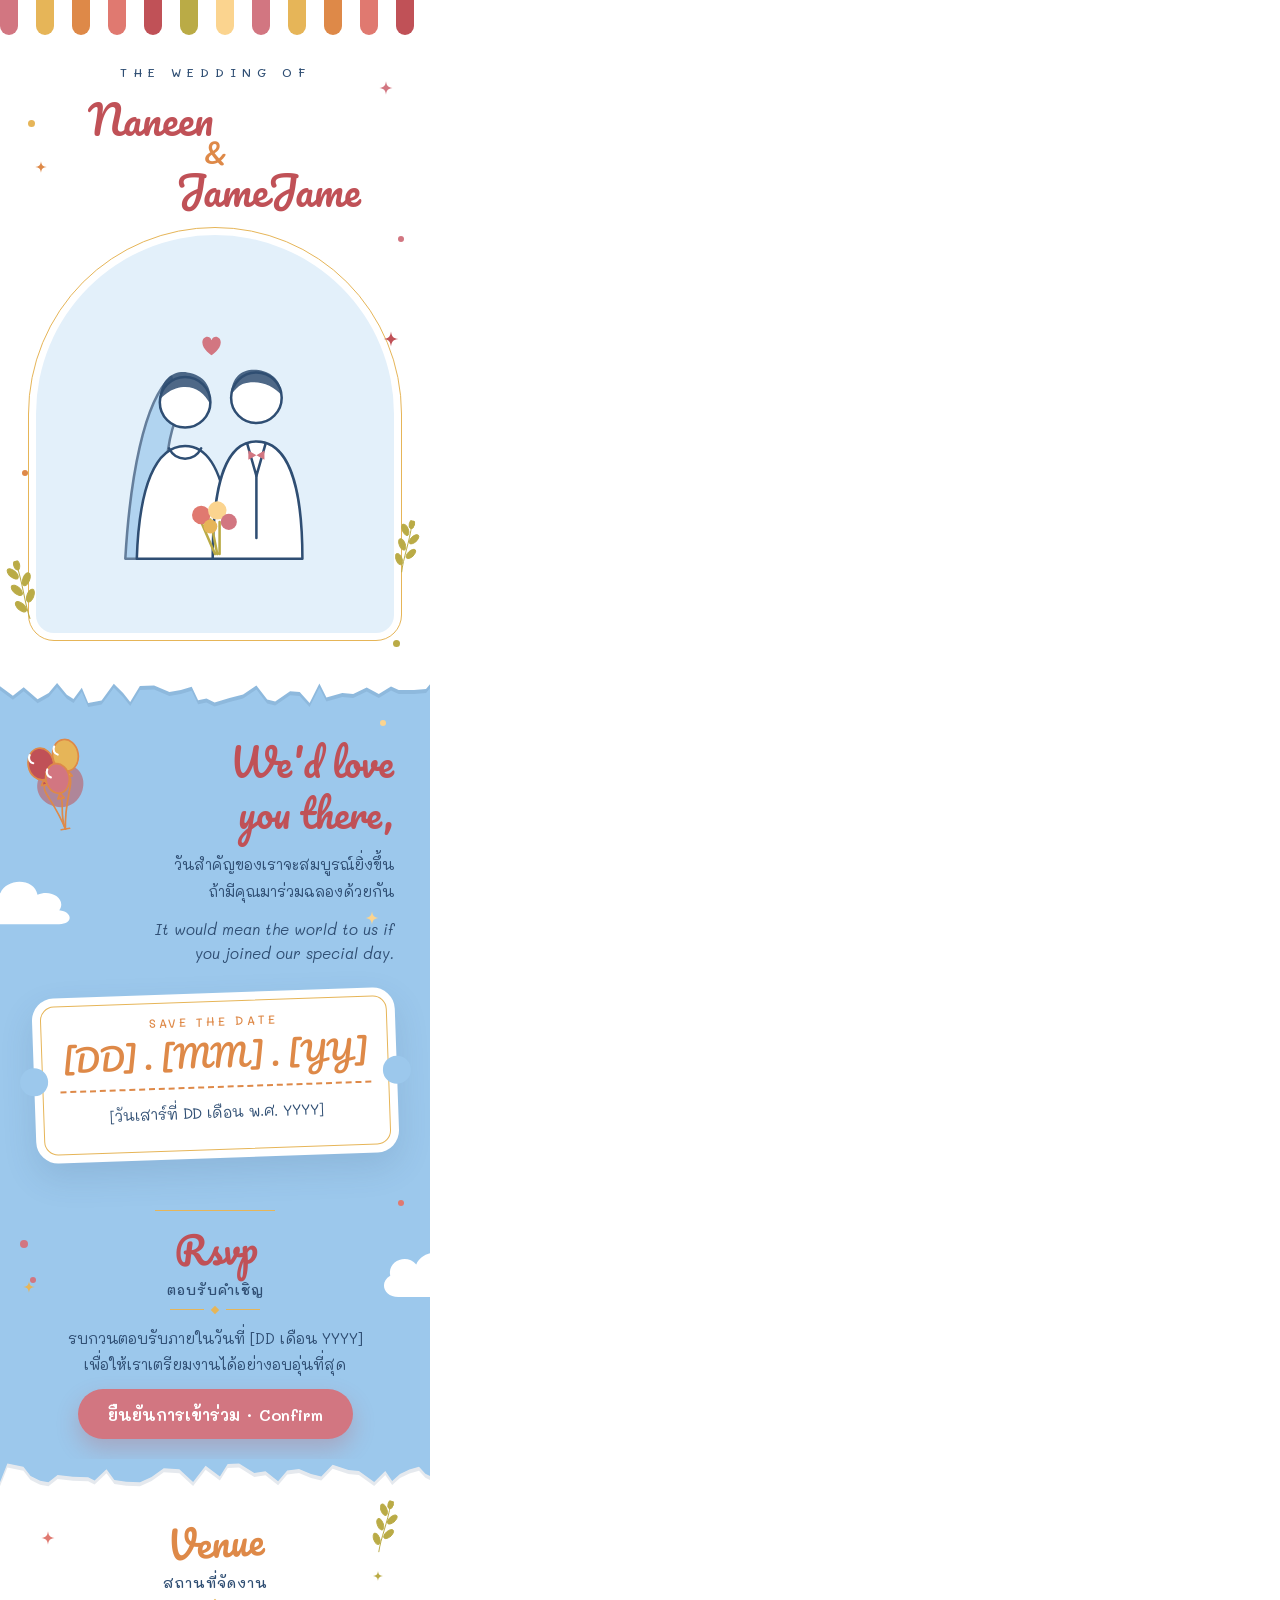
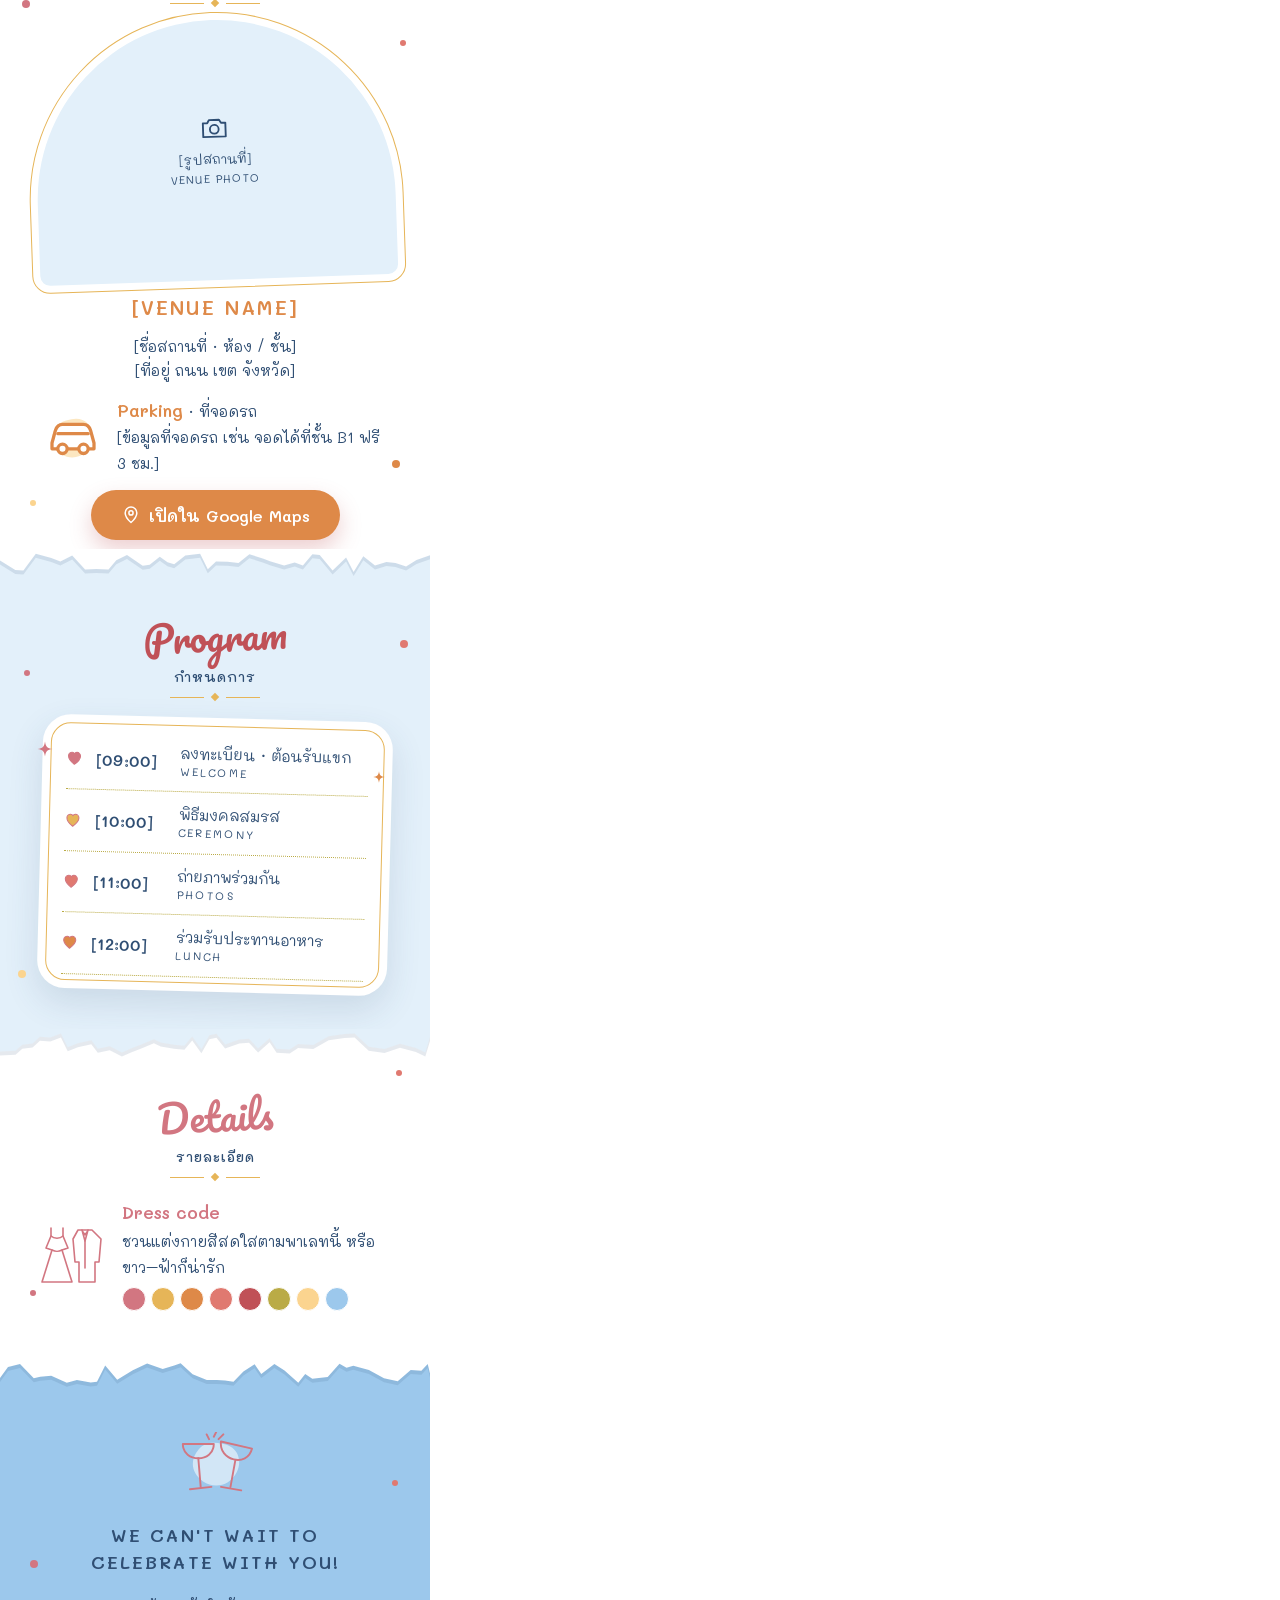
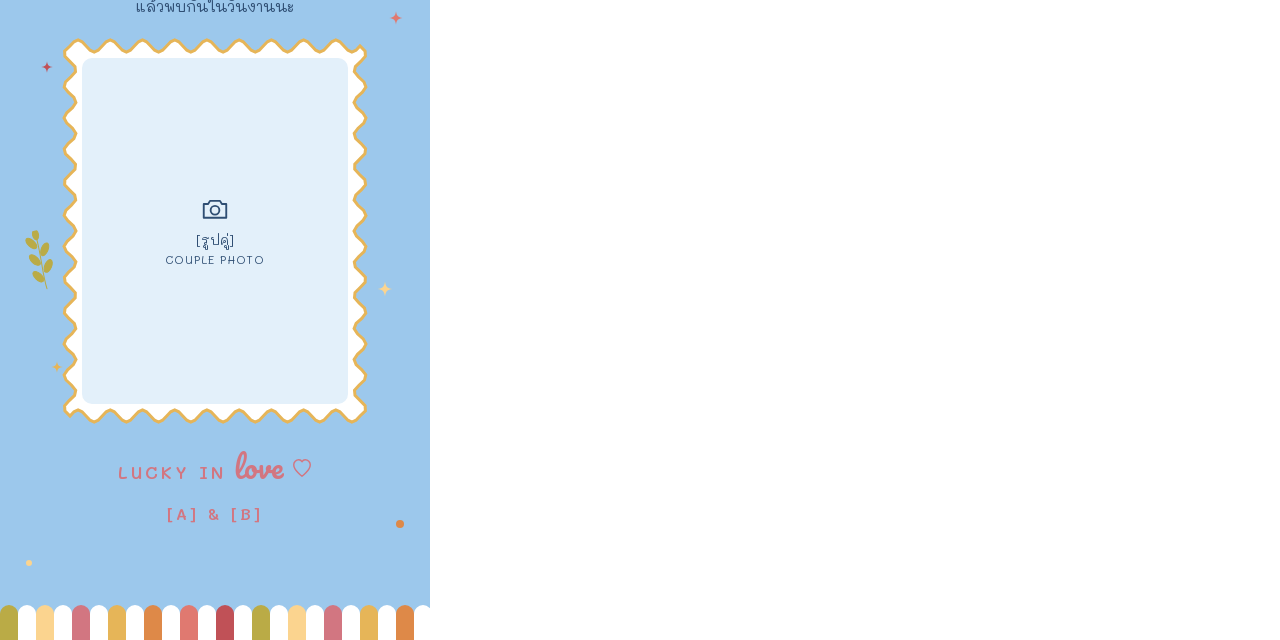
<file: base/mobile/DesignG3.dc.html>
<!doctype html>
<html lang="th">
<head>
<meta charset="utf-8">
<title>Lucky in Love G3</title>
<script src="./vendor/react.js"></script>
<script src="./vendor/react-dom.js"></script>
<script src="./support.js"></script>
</head>
<body>
<x-dc>
<helmet>
<link rel="stylesheet" href="https://fonts.googleapis.com/css2?family=Pacifico&amp;family=Mali:ital,wght@0,300;0,400;0,500;0,600;1,400;1,500&amp;display=swap">
<style>
body{margin:0}
a{color:inherit}a:hover{opacity:0.9}
</style>
</helmet>
<div style="width: 430px; height: 3840px; overflow: hidden; background: #FFFFFF; font-family: 'Mali', sans-serif; font-weight: 400; color: #2F4E73">
<section style="position: relative; height: 680px; box-sizing: border-box; background: #FFFFFF; padding: 64px 36px 0; display: flex; flex-direction: column; align-items: center; gap: 12px; text-align: center">
<div aria-hidden="true" style="position: absolute; left: 0; top: 0; width: 430px; height: 35px"><svg viewBox="0 0 430 35" style="display: block; width: 430px; height: 35px"><path d="M0 0 L0 26 A9 9 0 0 0 18 26 L18 0 Z" fill="#D27681"></path><path d="M18 0 L18 26 A9 9 0 0 0 36 26 L36 0 Z" fill="#FFFFFF"></path><path d="M36 0 L36 26 A9 9 0 0 0 54 26 L54 0 Z" fill="#E6B558"></path><path d="M54 0 L54 26 A9 9 0 0 0 72 26 L72 0 Z" fill="#FFFFFF"></path><path d="M72 0 L72 26 A9 9 0 0 0 90 26 L90 0 Z" fill="#DE8948"></path><path d="M90 0 L90 26 A9 9 0 0 0 108 26 L108 0 Z" fill="#FFFFFF"></path><path d="M108 0 L108 26 A9 9 0 0 0 126 26 L126 0 Z" fill="#E07970"></path><path d="M126 0 L126 26 A9 9 0 0 0 144 26 L144 0 Z" fill="#FFFFFF"></path><path d="M144 0 L144 26 A9 9 0 0 0 162 26 L162 0 Z" fill="#C05157"></path><path d="M162 0 L162 26 A9 9 0 0 0 180 26 L180 0 Z" fill="#FFFFFF"></path><path d="M180 0 L180 26 A9 9 0 0 0 198 26 L198 0 Z" fill="#BAAB46"></path><path d="M198 0 L198 26 A9 9 0 0 0 216 26 L216 0 Z" fill="#FFFFFF"></path><path d="M216 0 L216 26 A9 9 0 0 0 234 26 L234 0 Z" fill="#FBD48F"></path><path d="M234 0 L234 26 A9 9 0 0 0 252 26 L252 0 Z" fill="#FFFFFF"></path><path d="M252 0 L252 26 A9 9 0 0 0 270 26 L270 0 Z" fill="#D27681"></path><path d="M270 0 L270 26 A9 9 0 0 0 288 26 L288 0 Z" fill="#FFFFFF"></path><path d="M288 0 L288 26 A9 9 0 0 0 306 26 L306 0 Z" fill="#E6B558"></path><path d="M306 0 L306 26 A9 9 0 0 0 324 26 L324 0 Z" fill="#FFFFFF"></path><path d="M324 0 L324 26 A9 9 0 0 0 342 26 L342 0 Z" fill="#DE8948"></path><path d="M342 0 L342 26 A9 9 0 0 0 360 26 L360 0 Z" fill="#FFFFFF"></path><path d="M360 0 L360 26 A9 9 0 0 0 378 26 L378 0 Z" fill="#E07970"></path><path d="M378 0 L378 26 A9 9 0 0 0 396 26 L396 0 Z" fill="#FFFFFF"></path><path d="M396 0 L396 26 A9 9 0 0 0 414 26 L414 0 Z" fill="#C05157"></path><path d="M414 0 L414 26 A9 9 0 0 0 432 26 L432 0 Z" fill="#FFFFFF"></path></svg></div>
<div aria-hidden="true" style="position: absolute; left: 28px; top: 120px; width: 7px; height: 7px; border-radius: 50%; background: #E6B558"></div><div aria-hidden="true" style="position: absolute; right: 26px; top: 236px; width: 6px; height: 6px; border-radius: 50%; background: #D27681"></div><div aria-hidden="true" style="position: absolute; left: 22px; top: 470px; width: 6px; height: 6px; border-radius: 50%; background: #DE8948"></div><div aria-hidden="true" style="position: absolute; right: 30px; top: 640px; width: 7px; height: 7px; border-radius: 50%; background: #BAAB46"></div>
<div style="font-size: 12px; font-weight: 500; letter-spacing: 6px; color: #2F4E73">THE WEDDING OF</div>
<div style="width: 290px; display: flex; flex-direction: column; font-family: 'Pacifico', 'Mali', cursive; font-weight: 400; margin: 2px 0 8px"><div style="align-self: flex-start; padding-left: 18px; font-size: 40px; line-height: 1.25; color: #C05157">Naneen</div><div style="align-self: center; margin: -6px 0 -4px; font-size: 26px; line-height: 1.2; color: #DE8948">&amp;</div><div style="align-self: flex-end; font-size: 40px; line-height: 1.25; color: #C05157">JameJame</div></div>
<div style="position: relative; width: 358px; height: 398px; flex-shrink: 0; background-color: transparent"><div style="width: 358px; height: 398px; box-sizing: border-box; background: #E3F0FA; border-radius: 179px 179px 18px 18px; outline: 1px solid #E6B558; outline-offset: 7px; display: flex; flex-direction: column; align-items: center; justify-content: center; gap: 6px; position: relative; overflow: hidden; flex-shrink: 0"><svg role="img" aria-label="ภาพตัวอย่างบ่าวสาว" viewBox="0 0 200 220" style="width: 230px; height: 253px" fill="#FFFFFF" stroke="#2F4E73" stroke-width="2.2" stroke-linecap="round" stroke-linejoin="round"><path d="M62 60 C38 80 26 150 22 218 L58 218 C54 160 56 116 68 92 Z" fill="#9CC8EC" opacity="0.7"></path><path d="M32 218 C34 156 48 120 74 120 C100 120 112 156 114 218 Z"></path><path d="M60 122 C66 134 82 134 88 122" fill="none"></path><circle cx="74" cy="82" r="22"></circle><path d="M52 80 C52 60 66 54 76 56 C90 58 98 68 96 84 C90 72 80 66 66 70 C60 72 55 76 52 80 Z" fill="#2F4E73" stroke="none" opacity="0.85"></path><path d="M98 218 C98 150 110 116 136 116 C162 116 176 150 176 218 Z"></path><path d="M128 118 L136 146 L144 118" fill="none"></path><path d="M136 146 L136 200" fill="none"></path><path d="M129 124 L136 128 L129 132 Z M143 124 L136 128 L143 132 Z" fill="#D27681" stroke="none"></path><circle cx="136" cy="78" r="22"></circle><path d="M114 76 C114 58 126 52 138 54 C150 56 158 64 158 76 C150 66 136 62 124 66 C120 68 116 72 114 76 Z" fill="#2F4E73" stroke="none" opacity="0.85"></path><path d="M105 30 C105 25 99 23 97 28 C95 23 89 25 89 30 C89 36 97 41 97 41 C97 41 105 36 105 30 Z" fill="#D27681" stroke="none"></path><path d="M88 186 L100 214 M96 184 L102 214 M104 186 L104 214" fill="none" stroke="#BAAB46"></path><circle cx="88" cy="180" r="8" fill="#E07970" stroke="none"></circle><circle cx="102" cy="176" r="8" fill="#FBD48F" stroke="none"></circle><circle cx="112" cy="186" r="7" fill="#D27681" stroke="none"></circle><circle cx="96" cy="190" r="6" fill="#E6B558" stroke="none"></circle></svg></div></div>
<svg aria-hidden="true" viewBox="0 0 24 24" style="position: absolute; right: 36px; top: 80px; width: 16px; height: 16px"><path d="M12 2 C13 9 15 11 22 12 C15 13 13 15 12 22 C11 15 9 13 2 12 C9 11 11 9 12 2Z" fill="#D27681"></path></svg><svg aria-hidden="true" viewBox="0 0 24 24" style="position: absolute; left: 34px; top: 160px; width: 14px; height: 14px"><path d="M12 2 C13 9 15 11 22 12 C15 13 13 15 12 22 C11 15 9 13 2 12 C9 11 11 9 12 2Z" fill="#DE8948"></path></svg><svg aria-hidden="true" viewBox="0 0 24 24" style="position: absolute; right: 30px; top: 330px; width: 18px; height: 18px"><path d="M12 2 C13 9 15 11 22 12 C15 13 13 15 12 22 C11 15 9 13 2 12 C9 11 11 9 12 2Z" fill="#C05157"></path></svg><svg aria-hidden="true" viewBox="0 0 40 72" style="position: absolute; left: 6px; top: 560px; width: 34px; height: 61px; transform: rotate(-14deg)" fill="#BAAB46" stroke="#BAAB46" stroke-width="1.2" stroke-linecap="round"><path d="M20 70 C18 52 22 30 20 4" fill="none"></path><ellipse cx="20" cy="5" rx="3.5" ry="6"></ellipse><ellipse cx="13" cy="14" rx="4" ry="8" transform="rotate(-35 13 14)"></ellipse><ellipse cx="27" cy="24" rx="4" ry="8" transform="rotate(35 27 24)"></ellipse><ellipse cx="13" cy="34" rx="4" ry="8" transform="rotate(-35 13 34)"></ellipse><ellipse cx="27" cy="44" rx="4" ry="8" transform="rotate(35 27 44)"></ellipse><ellipse cx="13" cy="54" rx="4" ry="8" transform="rotate(-35 13 54)"></ellipse></svg><svg aria-hidden="true" viewBox="0 0 40 72" style="position: absolute; right: 8px; top: 520px; width: 30px; height: 54px; transform: rotate(12deg)" fill="#BAAB46" stroke="#BAAB46" stroke-width="1.2" stroke-linecap="round"><path d="M20 70 C18 52 22 30 20 4" fill="none"></path><ellipse cx="20" cy="5" rx="3.5" ry="6"></ellipse><ellipse cx="13" cy="14" rx="4" ry="8" transform="rotate(-35 13 14)"></ellipse><ellipse cx="27" cy="24" rx="4" ry="8" transform="rotate(35 27 24)"></ellipse><ellipse cx="13" cy="34" rx="4" ry="8" transform="rotate(-35 13 34)"></ellipse><ellipse cx="27" cy="44" rx="4" ry="8" transform="rotate(35 27 44)"></ellipse><ellipse cx="13" cy="54" rx="4" ry="8" transform="rotate(-35 13 54)"></ellipse></svg>
</section>
<section style="position: relative; height: 780px; box-sizing: border-box; padding: 56px 36px 0; display: flex; flex-direction: column; align-items: center; gap: 12px; text-align: center; background-color: #9CC8EC">
<svg aria-hidden="true" viewBox="0 0 430 28" preserveAspectRatio="none" style="position: absolute; left: 0; top: -1px; width: 430px; height: 28px; display: block; overflow: visible"><path d="M0 0 L0 7.3 L0.0 7.3 L12.9 16.7 L23.7 8.3 L37.6 20.2 L48.7 14.1 L57.1 4.1 L66.8 15.7 L73.5 19.9 L81.8 8.7 L88.2 24.0 L101.6 21.5 L113.8 4.7 L123.1 14.0 L130.2 23.0 L139.9 7.1 L154.1 6.5 L169.4 13.1 L180.9 10.9 L191.7 7.7 L198.1 21.3 L206.5 19.6 L214.6 23.4 L229.5 19.1 L243.1 15.6 L256.4 6.4 L267.2 20.5 L275.2 22.5 L290.1 12.2 L299.7 13.0 L309.6 23.9 L319.4 4.5 L326.4 18.4 L342.3 13.9 L353.2 15.0 L366.7 8.4 L378.8 15.1 L391.0 7.6 L398.7 11.0 L414.0 10.9 L426.0 10.1 L430.0 5.3 L430 0 Z" fill="#2F4E73" opacity="0.12" transform="translate(0 4)"></path><path d="M0 0 L0 7.3 L0.0 7.3 L12.9 16.7 L23.7 8.3 L37.6 20.2 L48.7 14.1 L57.1 4.1 L66.8 15.7 L73.5 19.9 L81.8 8.7 L88.2 24.0 L101.6 21.5 L113.8 4.7 L123.1 14.0 L130.2 23.0 L139.9 7.1 L154.1 6.5 L169.4 13.1 L180.9 10.9 L191.7 7.7 L198.1 21.3 L206.5 19.6 L214.6 23.4 L229.5 19.1 L243.1 15.6 L256.4 6.4 L267.2 20.5 L275.2 22.5 L290.1 12.2 L299.7 13.0 L309.6 23.9 L319.4 4.5 L326.4 18.4 L342.3 13.9 L353.2 15.0 L366.7 8.4 L378.8 15.1 L391.0 7.6 L398.7 11.0 L414.0 10.9 L426.0 10.1 L430.0 5.3 L430 0 Z" fill="#FFFFFF"></path></svg>
<svg aria-hidden="true" viewBox="0 0 160 80" style="position: absolute; left: -40px; top: 190px; width: 124px; height: 62px"><path d="M30 70 C12 70 6 52 20 44 C16 26 40 16 52 30 C60 10 96 10 100 32 C118 24 138 38 128 52 C146 54 146 70 128 70 Z" fill="#FFFFFF"></path></svg>
<div style="align-self: stretch; text-align: right; font-family: 'Pacifico', 'Mali', cursive; font-weight: 400; font-size: 38px; line-height: 1.35; color: #C05157">We'd love<br>you there,</div>
<p style="margin: 0; align-self: flex-end; width: 260px; text-align: right; font-size: 15px; line-height: 1.8">วันสำคัญของเราจะสมบูรณ์ยิ่งขึ้น<br>ถ้ามีคุณมาร่วมฉลองด้วยกัน</p>
<p style="margin: 0; align-self: flex-end; width: 260px; text-align: right; font-family: 'Mali', sans-serif; font-style: italic; font-size: 15px; line-height: 1.6">It would mean the world to us if you joined our special day.</p>
<div style="position: relative; width: 363px; box-sizing: border-box; margin-top: 16px; background: #FFFFFF; border-radius: 22px; padding: 20px 26px 18px; transform: rotate(-2deg); display: flex; flex-direction: column; align-items: center; gap: 4px; box-shadow: 0 14px 34px rgba(47, 78, 115, 0.14); outline: 1px solid #E6B558; outline-offset: -9px; height: 165px"><div aria-hidden="true" style="position: absolute; top: 50%; left: -14px; width: 28px; height: 28px; margin-top: -14px; border-radius: 50%; background: #9CC8EC"></div><div aria-hidden="true" style="position: absolute; top: 50%; right: -14px; width: 28px; height: 28px; margin-top: -14px; border-radius: 50%; background: #9CC8EC"></div><div style="font-size: 12px; font-weight: 500; letter-spacing: 3px; color: #DE8948">SAVE THE DATE</div><div style="font-family: 'Pacifico', 'Mali', cursive; font-weight: 400; font-size: 30px; line-height: 1.5; white-space: nowrap; color: #DE8948">[DD] . [MM] . [YY]</div><div aria-hidden="true" style="width: 100%; border-top: 2px dashed #DE8948; margin: 4px 0 8px"></div><div style="font-size: 15px; line-height: 1.6">[วันเสาร์ที่ DD เดือน พ.ศ. YYYY]</div></div>
<svg aria-hidden="true" viewBox="0 0 24 24" style="position: absolute; right: 50px; top: 230px; width: 16px; height: 16px"><path d="M12 2 C13 9 15 11 22 12 C15 13 13 15 12 22 C11 15 9 13 2 12 C9 11 11 9 12 2Z" fill="#FBD48F"></path></svg><svg aria-hidden="true" viewBox="0 0 64 62" style="position: absolute; left: 26px; top: 60px; width: 54px; height: 79px; transform: translate(8px, 6px) rotate(10deg); opacity: 0.55"><path d="M30 6 C48 2 60 16 58 32 C56 50 40 60 24 56 C8 52 0 38 6 22 C10 12 18 8 30 6Z" fill="#C05157"></path></svg><svg aria-hidden="true" viewBox="0 0 60 88" style="position: absolute; left: 26px; top: 60px; width: 64px; height: 94px; transform: rotate(-10deg)" fill="none" stroke="#DE8948" stroke-width="1.6" stroke-linecap="round" stroke-linejoin="round"><ellipse cx="18" cy="20" rx="12" ry="15" fill="#C05157"></ellipse><path d="M18 35 l-3 5 h6 Z" fill="#C05157"></path><path d="M18 40 C14 46 24 56 30 84" fill="none"></path><path d="M11 18 c-3 -1 -4 -5 -2 -8" fill="none" stroke="#FFFFFF" stroke-width="2"></path><ellipse cx="42" cy="16" rx="12" ry="15" fill="#E6B558"></ellipse><path d="M42 31 l-3 5 h6 Z" fill="#E6B558"></path><path d="M42 36 C46 42 34 56 30 84" fill="none"></path><path d="M35 14 c-3 -1 -4 -5 -2 -8" fill="none" stroke="#FFFFFF" stroke-width="2"></path><ellipse cx="31" cy="36" rx="11" ry="14" fill="#D27681"></ellipse><path d="M31 50 l-3 5 h6 Z" fill="#D27681"></path><path d="M31 55 C33 60 27 70 30 84" fill="none"></path><path d="M25 34 c-3 -1 -4 -5 -2 -8" fill="none" stroke="#FFFFFF" stroke-width="2"></path><path d="M26 84 L34 84"></path></svg>
<div aria-hidden="true" style="position: absolute; left: 20px; top: 560px; width: 8px; height: 8px; border-radius: 50%; background: #D27681"></div><div aria-hidden="true" style="position: absolute; left: 398px; top: 520px; width: 6px; height: 6px; border-radius: 50%; background: #E07970"></div><div aria-hidden="true" style="position: absolute; left: 380px; top: 40px; width: 6px; height: 6px; border-radius: 50%; background: #FBD48F"></div>
<div style="height: 1px; width: 120px; background: #E6B558; margin-top: 40px; flex-shrink: 0"></div>
<div style="position: relative"><div style="font-family: 'Pacifico', 'Mali', cursive; font-weight: 400; font-size: 38px; line-height: 1.35; color: #C05157; transform: rotate(-3deg)">Rsvp</div><div style="font-size: 14px; font-weight: 500; letter-spacing: 1px; margin-top: 6px">ตอบรับคำเชิญ</div><div aria-hidden="true" style="display: flex; align-items: center; justify-content: center; gap: 8px; margin-top: 8px"><span style="width: 34px; height: 1px; background: #E6B558"></span><span style="width: 6px; height: 6px; transform: rotate(45deg); background: #E6B558"></span><span style="width: 34px; height: 1px; background: #E6B558"></span></div></div>
<p style="margin: 0; width: 320px; font-size: 15px; line-height: 1.75">รบกวนตอบรับภายในวันที่ [DD เดือน YYYY]<br>เพื่อให้เราเตรียมงานได้อย่างอบอุ่นที่สุด</p>
<div style="position: relative"><a href="#" style="display: flex; align-items: center; justify-content: center; gap: 8px; min-height: 50px; padding: 0 30px; border-radius: 999px; color: #FFFFFF; font-size: 16px; font-weight: 600; text-decoration: none; box-shadow: 0 10px 22px rgba(192, 81, 87, 0.28); background-color: #D27681">ยืนยันการเข้าร่วม · Confirm</a></div>
<svg aria-hidden="true" viewBox="0 0 24 24" style="position: absolute; left: 22px; top: 600px; width: 14px; height: 14px"><path d="M12 2 C13 9 15 11 22 12 C15 13 13 15 12 22 C11 15 9 13 2 12 C9 11 11 9 12 2Z" fill="#E6B558"></path></svg>
<svg aria-hidden="true" viewBox="0 0 160 80" style="position: absolute; width: 130px; height: 65px; left: 374px; top: 560px"><path d="M30 70 C12 70 6 52 20 44 C16 26 40 16 52 30 C60 10 96 10 100 32 C118 24 138 38 128 52 C146 54 146 70 128 70 Z" fill="#FFFFFF"></path></svg><svg aria-hidden="true" viewBox="0 0 160 80" style="position: absolute; left: -41px; width: 96px; height: 48px; top: 810px"><path d="M30 70 C12 70 6 52 20 44 C16 26 40 16 52 30 C60 10 96 10 100 32 C118 24 138 38 128 52 C146 54 146 70 128 70 Z" fill="#FFFFFF"></path></svg>
<div aria-hidden="true" style="position: absolute; left: 30px; top: 597px; width: 6px; height: 6px; border-radius: 50%; background: #D27681"></div><div aria-hidden="true" style="position: absolute; left: 390px; top: 817px; width: 8px; height: 8px; border-radius: 50%; background: #E07970"></div>
</section>
<section style="position: relative; height: 690px; box-sizing: border-box; background: #FFFFFF; padding: 56px 36px 0; display: flex; flex-direction: column; align-items: center; gap: 14px; text-align: center">
<svg aria-hidden="true" viewBox="0 0 430 28" preserveAspectRatio="none" style="position: absolute; left: 0; top: -1px; width: 430px; height: 28px; display: block; overflow: visible"><path d="M0 0 L0 23.2 L0.0 23.2 L7.4 4.5 L23.4 7.7 L30.6 17.0 L40.1 21.8 L48.4 23.2 L57.6 16.0 L72.9 17.7 L88.1 18.2 L94.6 21.6 L106.5 10.2 L114.4 21.0 L126.2 22.8 L140.0 23.2 L151.6 18.0 L163.8 9.2 L179.3 10.2 L193.1 23.1 L205.6 6.8 L219.9 17.4 L227.7 5.0 L239.1 4.6 L254.3 14.1 L265.5 12.2 L278.1 22.3 L287.2 11.5 L299.0 9.9 L311.0 14.9 L321.3 17.5 L332.6 5.8 L348.5 11.1 L358.9 12.1 L374.2 23.0 L385.3 12.0 L392.2 21.9 L400.0 14.9 L409.4 10.6 L419.0 7.8 L425.4 14.7 L430.0 16.9 L430 0 Z" fill="#2F4E73" opacity="0.12" transform="translate(0 4)"></path><path d="M0 0 L0 23.2 L0.0 23.2 L7.4 4.5 L23.4 7.7 L30.6 17.0 L40.1 21.8 L48.4 23.2 L57.6 16.0 L72.9 17.7 L88.1 18.2 L94.6 21.6 L106.5 10.2 L114.4 21.0 L126.2 22.8 L140.0 23.2 L151.6 18.0 L163.8 9.2 L179.3 10.2 L193.1 23.1 L205.6 6.8 L219.9 17.4 L227.7 5.0 L239.1 4.6 L254.3 14.1 L265.5 12.2 L278.1 22.3 L287.2 11.5 L299.0 9.9 L311.0 14.9 L321.3 17.5 L332.6 5.8 L348.5 11.1 L358.9 12.1 L374.2 23.0 L385.3 12.0 L392.2 21.9 L400.0 14.9 L409.4 10.6 L419.0 7.8 L425.4 14.7 L430.0 16.9 L430 0 Z" fill="#9CC8EC"></path></svg><div style="position: relative"><div style="font-family: 'Pacifico', 'Mali', cursive; font-weight: 400; font-size: 38px; line-height: 1.35; color: #DE8948; transform: rotate(-3deg)">Venue</div><div style="font-size: 14px; font-weight: 500; letter-spacing: 1px; margin-top: 6px">สถานที่จัดงาน</div><div aria-hidden="true" style="display: flex; align-items: center; justify-content: center; gap: 8px; margin-top: 8px"><span style="width: 34px; height: 1px; background: #E6B558"></span><span style="width: 6px; height: 6px; transform: rotate(45deg); background: #E6B558"></span><span style="width: 34px; height: 1px; background: #E6B558"></span></div></div><a href="https://www.google.com/maps/search/?api=1&amp;query=VENUE+NAME+Bangkok" target="_blank" rel="noopener" aria-label="เปิดสถานที่ใน Google Maps" style="display: block; text-decoration: none; transform: rotate(-2deg)"><div style="position: relative; width: 358px; height: 260px"><div style="width: 358px; height: 260px; box-sizing: border-box; background: #E3F0FA; border-radius: 179px 179px 10px 10px; outline: 1px solid #E6B558; outline-offset: 7px; display: flex; flex-direction: column; align-items: center; justify-content: center; gap: 6px; position: relative; overflow: hidden; flex-shrink: 0"><svg aria-hidden="true" viewBox="0 0 24 24" style="width: 30px; height: 30px" fill="none" stroke="#2F4E73" stroke-width="1.5" stroke-linecap="round" stroke-linejoin="round"><path d="M3 8h3.5l1.5-2.5h8L17.5 8H21v11H3z"></path><circle cx="12" cy="13" r="3.5"></circle></svg><div style="font-size: 13px; line-height: 1.5; text-align: center; color: #2F4E73">[รูปสถานที่]<br><span style="font-size: 11px; letter-spacing: 1px">VENUE PHOTO</span></div></div></div></a>
<div style="font-family: 'Mali', sans-serif; font-weight: 600; font-size: 20px; letter-spacing: 2px; color: #DE8948">[VENUE NAME]</div>
<div style="font-size: 15px; line-height: 1.6">[ชื่อสถานที่ · ห้อง / ชั้น]<br>[ที่อยู่ ถนน เขต จังหวัด]</div>
<div style="width: 340px; display: flex; align-items: center; gap: 16px"><div style="position: relative; width: 56px; height: 56px; flex-shrink: 0"><svg aria-hidden="true" viewBox="0 0 64 62" style="position: absolute; left: 4px; top: 6px; width: 48px; height: 48px; opacity: 0.55"><path d="M30 6 C48 2 60 16 58 32 C56 50 40 60 24 56 C8 52 0 38 6 22 C10 12 18 8 30 6Z" fill="#FBD48F"></path></svg><svg aria-hidden="true" viewBox="0 0 24 24" style="position: relative; width: 56px; height: 56px" fill="none" stroke="#DE8948" stroke-width="1.4" stroke-linecap="round" stroke-linejoin="round"><path d="M3 15 L4.5 9.5 C5 8 6 7 7.5 7 L16.5 7 C18 7 19 8 19.5 9.5 L21 15 L21 17.5 L3 17.5 Z" fill="#FFFFFF"></path><path d="M5.5 11 L18.5 11"></path><circle cx="7.5" cy="17.5" r="2" fill="#FFFFFF"></circle><circle cx="16.5" cy="17.5" r="2" fill="#FFFFFF"></circle></svg></div><div style="flex: 1; text-align: left; font-size: 15px; line-height: 1.7"><b style="font-family: 'Mali', sans-serif; font-weight: 600; font-size: 17px; color: #DE8948">Parking</b> · ที่จอดรถ<br>[ข้อมูลที่จอดรถ เช่น จอดได้ที่ชั้น B1 ฟรี 3 ชม.]</div></div>
<a href="https://www.google.com/maps/search/?api=1&amp;query=VENUE+NAME+Bangkok" target="_blank" rel="noopener" style="display: flex; align-items: center; justify-content: center; gap: 8px; min-height: 50px; padding: 0 30px; border-radius: 999px; color: #FFFFFF; font-size: 16px; font-weight: 600; text-decoration: none; box-shadow: 0 10px 22px rgba(192, 81, 87, 0.28); background-color: #DE8948"><svg aria-hidden="true" viewBox="0 0 24 24" style="width: 20px; height: 20px; flex-shrink: 0" fill="none" stroke="currentColor" stroke-width="1.8" stroke-linecap="round" stroke-linejoin="round"><path d="M12 21s-7-6.2-7-11.5a7 7 0 0 1 14 0C19 14.8 12 21 12 21z"></path><circle cx="12" cy="9.5" r="2.5"></circle></svg>เปิดใน Google Maps</a>
<svg aria-hidden="true" viewBox="0 0 24 24" style="position: absolute; left: 40px; top: 70px; width: 16px; height: 16px"><path d="M12 2 C13 9 15 11 22 12 C15 13 13 15 12 22 C11 15 9 13 2 12 C9 11 11 9 12 2Z" fill="#E07970"></path></svg><svg aria-hidden="true" viewBox="0 0 24 24" style="position: absolute; right: 46px; top: 110px; width: 12px; height: 12px"><path d="M12 2 C13 9 15 11 22 12 C15 13 13 15 12 22 C11 15 9 13 2 12 C9 11 11 9 12 2Z" fill="#BAAB46"></path></svg><svg aria-hidden="true" viewBox="0 0 40 72" style="position: absolute; right: 30px; top: 40px; width: 30px; height: 54px; transform: rotate(14deg)" fill="#BAAB46" stroke="#BAAB46" stroke-width="1.2" stroke-linecap="round"><path d="M20 70 C18 52 22 30 20 4" fill="none"></path><ellipse cx="20" cy="5" rx="3.5" ry="6"></ellipse><ellipse cx="13" cy="14" rx="4" ry="8" transform="rotate(-35 13 14)"></ellipse><ellipse cx="27" cy="24" rx="4" ry="8" transform="rotate(35 27 24)"></ellipse><ellipse cx="13" cy="34" rx="4" ry="8" transform="rotate(-35 13 34)"></ellipse><ellipse cx="27" cy="44" rx="4" ry="8" transform="rotate(35 27 44)"></ellipse><ellipse cx="13" cy="54" rx="4" ry="8" transform="rotate(-35 13 54)"></ellipse></svg>
<div aria-hidden="true" style="position: absolute; left: 22px; top: 140px; width: 8px; height: 8px; border-radius: 50%; background: #D27681"></div><div aria-hidden="true" style="position: absolute; left: 400px; top: 180px; width: 6px; height: 6px; border-radius: 50%; background: #E07970"></div><div aria-hidden="true" style="position: absolute; left: 30px; top: 640px; width: 6px; height: 6px; border-radius: 50%; background: #FBD48F"></div><div aria-hidden="true" style="position: absolute; left: 392px; top: 600px; width: 8px; height: 8px; border-radius: 50%; background: #DE8948"></div>
</section>
<section style="position: relative; height: 480px; box-sizing: border-box; padding: 60px 36px 0; display: flex; flex-direction: column; align-items: center; gap: 18px; text-align: center; background-color: #E3F0FA">
<svg aria-hidden="true" viewBox="0 0 430 28" preserveAspectRatio="none" style="position: absolute; left: 0; top: -1px; width: 430px; height: 28px; display: block; overflow: visible"><path d="M0 0 L0 11.5 L0.0 11.5 L15.3 20.9 L23.4 21.4 L35.8 4.8 L51.3 9.1 L60.4 12.5 L72.2 6.5 L85.1 20.6 L96.2 19.9 L108.5 20.5 L116.3 11.2 L127.0 6.1 L142.7 16.7 L149.7 15.7 L159.8 7.8 L167.5 13.2 L174.2 15.3 L185.3 6.5 L200.1 4.8 L207.8 20.3 L216.0 12.5 L227.6 12.7 L238.5 14.1 L249.4 5.2 L263.5 9.7 L270.0 12.2 L284.1 16.6 L294.7 13.6 L302.9 16.4 L312.4 5.3 L319.7 5.9 L332.6 21.6 L346.1 8.4 L353.6 23.0 L363.3 7.3 L375.0 16.4 L386.4 13.0 L395.5 13.9 L406.1 17.6 L416.5 11.1 L430.0 6.2 L430 0 Z" fill="#2F4E73" opacity="0.12" transform="translate(0 4)"></path><path d="M0 0 L0 11.5 L0.0 11.5 L15.3 20.9 L23.4 21.4 L35.8 4.8 L51.3 9.1 L60.4 12.5 L72.2 6.5 L85.1 20.6 L96.2 19.9 L108.5 20.5 L116.3 11.2 L127.0 6.1 L142.7 16.7 L149.7 15.7 L159.8 7.8 L167.5 13.2 L174.2 15.3 L185.3 6.5 L200.1 4.8 L207.8 20.3 L216.0 12.5 L227.6 12.7 L238.5 14.1 L249.4 5.2 L263.5 9.7 L270.0 12.2 L284.1 16.6 L294.7 13.6 L302.9 16.4 L312.4 5.3 L319.7 5.9 L332.6 21.6 L346.1 8.4 L353.6 23.0 L363.3 7.3 L375.0 16.4 L386.4 13.0 L395.5 13.9 L406.1 17.6 L416.5 11.1 L430.0 6.2 L430 0 Z" fill="#FFFFFF"></path></svg><div style="position: relative"><div style="font-family: 'Pacifico', 'Mali', cursive; font-weight: 400; font-size: 38px; line-height: 1.35; color: #C05157; transform: rotate(-3deg)">Program</div><div style="font-size: 14px; font-weight: 500; letter-spacing: 1px; margin-top: 6px; color: #2F4E73">กำหนดการ</div><div aria-hidden="true" style="display: flex; align-items: center; justify-content: center; gap: 8px; margin-top: 8px"><span style="width: 34px; height: 1px; background: #E6B558"></span><span style="width: 6px; height: 6px; transform: rotate(45deg); background: #E6B558"></span><span style="width: 34px; height: 1px; background: #E6B558"></span></div></div><div style="width: 350px; box-sizing: border-box; background: #FFFFFF; border-radius: 28px; padding: 14px 24px; display: flex; flex-direction: column; transform: rotate(1.5deg); box-shadow: 0 14px 34px rgba(47, 78, 115, 0.14); outline: 1px solid #E6B558; outline-offset: -9px"><div style="display: flex; align-items: center; gap: 14px; padding: 12px 0; border-bottom: 1.5px dotted #BAAB46; text-align: left"><svg aria-hidden="true" viewBox="0 0 24 24" style="width: 16px; height: 16px; flex-shrink: 0" fill="#D27681" stroke="#D27681" stroke-width="1.6" stroke-linecap="round" stroke-linejoin="round"><path d="M12 21 C12 21 3 14.5 3 8.5 C3 5.5 5.5 3 8.5 3 C10.2 3 11.4 4 12 5.2 C12.6 4 13.8 3 15.5 3 C18.5 3 21 5.5 21 8.5 C21 14.5 12 21 12 21Z"></path></svg><div style="width: 70px; font-family: 'Mali', sans-serif; font-weight: 600; font-size: 16px; color: #2F4E73">[09:00]</div><div style="font-size: 15px; line-height: 1.4">ลงทะเบียน · ต้อนรับแขก<div style="font-size: 11px; letter-spacing: 2px">WELCOME</div></div></div><div style="display: flex; align-items: center; gap: 14px; padding: 12px 0; border-bottom: 1.5px dotted #BAAB46; text-align: left"><svg aria-hidden="true" viewBox="0 0 24 24" style="width: 16px; height: 16px; flex-shrink: 0" fill="#E6B558" stroke="#D27681" stroke-width="1.6" stroke-linecap="round" stroke-linejoin="round"><path d="M12 21 C12 21 3 14.5 3 8.5 C3 5.5 5.5 3 8.5 3 C10.2 3 11.4 4 12 5.2 C12.6 4 13.8 3 15.5 3 C18.5 3 21 5.5 21 8.5 C21 14.5 12 21 12 21Z"></path></svg><div style="width: 70px; font-family: 'Mali', sans-serif; font-weight: 600; font-size: 16px; color: #2F4E73">[10:00]</div><div style="font-size: 15px; line-height: 1.4">พิธีมงคลสมรส<div style="font-size: 11px; letter-spacing: 2px">CEREMONY</div></div></div><div style="display: flex; align-items: center; gap: 14px; padding: 12px 0; border-bottom: 1.5px dotted #BAAB46; text-align: left"><svg aria-hidden="true" viewBox="0 0 24 24" style="width: 16px; height: 16px; flex-shrink: 0" fill="#E07970" stroke="#D27681" stroke-width="1.6" stroke-linecap="round" stroke-linejoin="round"><path d="M12 21 C12 21 3 14.5 3 8.5 C3 5.5 5.5 3 8.5 3 C10.2 3 11.4 4 12 5.2 C12.6 4 13.8 3 15.5 3 C18.5 3 21 5.5 21 8.5 C21 14.5 12 21 12 21Z"></path></svg><div style="width: 70px; font-family: 'Mali', sans-serif; font-weight: 600; font-size: 16px; color: #2F4E73">[11:00]</div><div style="font-size: 15px; line-height: 1.4">ถ่ายภาพร่วมกัน<div style="font-size: 11px; letter-spacing: 2px">PHOTOS</div></div></div><div style="display: flex; align-items: center; gap: 14px; padding: 12px 0; border-bottom: 1.5px dotted #BAAB46; text-align: left"><svg aria-hidden="true" viewBox="0 0 24 24" style="width: 16px; height: 16px; flex-shrink: 0" fill="#DE8948" stroke="#D27681" stroke-width="1.6" stroke-linecap="round" stroke-linejoin="round"><path d="M12 21 C12 21 3 14.5 3 8.5 C3 5.5 5.5 3 8.5 3 C10.2 3 11.4 4 12 5.2 C12.6 4 13.8 3 15.5 3 C18.5 3 21 5.5 21 8.5 C21 14.5 12 21 12 21Z"></path></svg><div style="width: 70px; font-family: 'Mali', sans-serif; font-weight: 600; font-size: 16px; color: #2F4E73">[12:00]</div><div style="font-size: 15px; line-height: 1.4">ร่วมรับประทานอาหาร<div style="font-size: 11px; letter-spacing: 2px">LUNCH</div></div></div></div><svg aria-hidden="true" viewBox="0 0 24 24" style="position: absolute; left: 36px; top: 190px; width: 18px; height: 18px"><path d="M12 2 C13 9 15 11 22 12 C15 13 13 15 12 22 C11 15 9 13 2 12 C9 11 11 9 12 2Z" fill="#D27681"></path></svg><svg aria-hidden="true" viewBox="0 0 24 24" style="position: absolute; right: 44px; top: 220px; width: 14px; height: 14px"><path d="M12 2 C13 9 15 11 22 12 C15 13 13 15 12 22 C11 15 9 13 2 12 C9 11 11 9 12 2Z" fill="#DE8948"></path></svg>
<div aria-hidden="true" style="position: absolute; left: 24px; top: 120px; width: 6px; height: 6px; border-radius: 50%; background: #D27681"></div><div aria-hidden="true" style="position: absolute; left: 400px; top: 90px; width: 8px; height: 8px; border-radius: 50%; background: #E07970"></div><div aria-hidden="true" style="position: absolute; left: 18px; top: 420px; width: 8px; height: 8px; border-radius: 50%; background: #FBD48F"></div>
</section>
<section style="position: relative; height: 330px; box-sizing: border-box; background: #FFFFFF; padding: 60px 36px 0; display: flex; flex-direction: column; align-items: center; gap: 18px; text-align: center">
<svg aria-hidden="true" viewBox="0 0 430 28" preserveAspectRatio="none" style="position: absolute; left: 0; top: -1px; width: 430px; height: 28px; display: block; overflow: visible"><path d="M0 0 L0 22.5 L0.0 22.5 L15.5 21.8 L22.3 15.8 L32.6 14.6 L39.9 7.8 L50.3 8.4 L60.9 4.5 L67.7 18.2 L77.9 14.3 L91.3 11.2 L97.8 19.7 L109.7 17.2 L121.9 23.4 L131.6 19.2 L141.3 15.4 L153.9 10.3 L160.7 13.5 L173.9 15.8 L184.4 16.8 L192.2 7.6 L201.4 20.3 L209.4 6.3 L216.4 4.8 L225.1 15.5 L239.3 10.6 L249.0 9.8 L258.1 19.6 L269.6 9.2 L276.6 19.7 L289.7 20.6 L298.1 14.9 L313.3 15.9 L328.7 7.3 L344.5 5.1 L354.6 4.5 L368.7 17.7 L384.5 20.1 L400.0 14.8 L415.9 19.0 L425.3 23.5 L430.0 7.9 L430 0 Z" fill="#2F4E73" opacity="0.12" transform="translate(0 4)"></path><path d="M0 0 L0 22.5 L0.0 22.5 L15.5 21.8 L22.3 15.8 L32.6 14.6 L39.9 7.8 L50.3 8.4 L60.9 4.5 L67.7 18.2 L77.9 14.3 L91.3 11.2 L97.8 19.7 L109.7 17.2 L121.9 23.4 L131.6 19.2 L141.3 15.4 L153.9 10.3 L160.7 13.5 L173.9 15.8 L184.4 16.8 L192.2 7.6 L201.4 20.3 L209.4 6.3 L216.4 4.8 L225.1 15.5 L239.3 10.6 L249.0 9.8 L258.1 19.6 L269.6 9.2 L276.6 19.7 L289.7 20.6 L298.1 14.9 L313.3 15.9 L328.7 7.3 L344.5 5.1 L354.6 4.5 L368.7 17.7 L384.5 20.1 L400.0 14.8 L415.9 19.0 L425.3 23.5 L430.0 7.9 L430 0 Z" fill="#E3F0FA"></path></svg><div style="position: relative"><div style="font-family: 'Pacifico', 'Mali', cursive; font-weight: 400; font-size: 38px; line-height: 1.35; color: #D27681; transform: rotate(-3deg)">Details</div><div style="font-size: 14px; font-weight: 500; letter-spacing: 1px; margin-top: 6px">รายละเอียด</div><div aria-hidden="true" style="display: flex; align-items: center; justify-content: center; gap: 8px; margin-top: 8px"><span style="width: 34px; height: 1px; background: #E6B558"></span><span style="width: 6px; height: 6px; transform: rotate(45deg); background: #E6B558"></span><span style="width: 34px; height: 1px; background: #E6B558"></span></div></div><div style="width: 350px; display: flex; align-items: center; gap: 18px"><div style="position: relative; width: 64px; height: 64px; flex-shrink: 0"><svg aria-hidden="true" viewBox="0 0 64 64" style="position: relative; width: 64px; height: 64px" fill="none" stroke="#D27681" stroke-width="1.6" stroke-linecap="round" stroke-linejoin="round"><path d="M11 6 L11 14 L6 26 L12 28 L2 60 L32 60 L22 28 L28 26 L23 14 L23 6" fill="#FFFFFF"></path><path d="M11 14 C14 17 20 17 23 14"></path><path d="M12 28 C16 30 18 30 22 28"></path><path d="M38 8 L52 8 L61 17 L59 40 L55 40 L55 60 L39 60 L39 40 L35 40 L33 17 Z" fill="#FFFFFF"></path><path d="M42 8 L45 19 L48 8"></path><path d="M45 19 L45 46"></path><path d="M43 10 L45 13 L47 10"></path></svg></div><div style="flex: 1; text-align: left; font-size: 15px; line-height: 1.75"><b style="font-family: 'Mali', sans-serif; font-weight: 600; font-size: 17px; color: #D27681">Dress code</b><br>ชวนแต่งกายสีสดใสตามพาเลทนี้ หรือขาว–ฟ้าก็น่ารัก<div style="display: flex; flex-wrap: wrap; gap: 5px; margin-top: 6px"><div role="img" aria-label="Rose" style="width: 24px; height: 24px; border-radius: 50%; background: #D27681; border: 1.5px solid #FFFFFF; box-sizing: border-box"></div><div role="img" aria-label="Mustard" style="width: 24px; height: 24px; border-radius: 50%; background: #E6B558; border: 1.5px solid #FFFFFF; box-sizing: border-box"></div><div role="img" aria-label="Golden hour" style="width: 24px; height: 24px; border-radius: 50%; background: #DE8948; border: 1.5px solid #FFFFFF; box-sizing: border-box"></div><div role="img" aria-label="Coral" style="width: 24px; height: 24px; border-radius: 50%; background: #E07970; border: 1.5px solid #FFFFFF; box-sizing: border-box"></div><div role="img" aria-label="Brick" style="width: 24px; height: 24px; border-radius: 50%; background: #C05157; border: 1.5px solid #FFFFFF; box-sizing: border-box"></div><div role="img" aria-label="Palm" style="width: 24px; height: 24px; border-radius: 50%; background: #BAAB46; border: 1.5px solid #FFFFFF; box-sizing: border-box"></div><div role="img" aria-label="Sand" style="width: 24px; height: 24px; border-radius: 50%; background: #FBD48F; border: 1.5px solid #FFFFFF; box-sizing: border-box"></div><div role="img" aria-label="Sky" style="width: 24px; height: 24px; border-radius: 50%; background: #9CC8EC; border: 1.5px solid #FFFFFF; box-sizing: border-box"></div></div></div></div>
<div aria-hidden="true" style="position: absolute; left: 30px; top: 260px; width: 6px; height: 6px; border-radius: 50%; background: #D27681"></div><div aria-hidden="true" style="position: absolute; left: 396px; top: 40px; width: 6px; height: 6px; border-radius: 50%; background: #E07970"></div>
</section>
<section style="position: relative; height: 880px; box-sizing: border-box; padding: 72px 36px 0; display: flex; flex-direction: column; align-items: center; gap: 20px; text-align: center; background-color: #9CC8EC">
<div aria-hidden="true" style="position: absolute; left: 0; bottom: 0; width: 430px; height: 35px; transform: scaleY(-1)"><svg viewBox="0 0 430 35" style="display: block; width: 430px; height: 35px"><path d="M0 0 L0 26 A9 9 0 0 0 18 26 L18 0 Z" fill="#BAAB46"></path><path d="M18 0 L18 26 A9 9 0 0 0 36 26 L36 0 Z" fill="#FFFFFF"></path><path d="M36 0 L36 26 A9 9 0 0 0 54 26 L54 0 Z" fill="#FBD48F"></path><path d="M54 0 L54 26 A9 9 0 0 0 72 26 L72 0 Z" fill="#FFFFFF"></path><path d="M72 0 L72 26 A9 9 0 0 0 90 26 L90 0 Z" fill="#D27681"></path><path d="M90 0 L90 26 A9 9 0 0 0 108 26 L108 0 Z" fill="#FFFFFF"></path><path d="M108 0 L108 26 A9 9 0 0 0 126 26 L126 0 Z" fill="#E6B558"></path><path d="M126 0 L126 26 A9 9 0 0 0 144 26 L144 0 Z" fill="#FFFFFF"></path><path d="M144 0 L144 26 A9 9 0 0 0 162 26 L162 0 Z" fill="#DE8948"></path><path d="M162 0 L162 26 A9 9 0 0 0 180 26 L180 0 Z" fill="#FFFFFF"></path><path d="M180 0 L180 26 A9 9 0 0 0 198 26 L198 0 Z" fill="#E07970"></path><path d="M198 0 L198 26 A9 9 0 0 0 216 26 L216 0 Z" fill="#FFFFFF"></path><path d="M216 0 L216 26 A9 9 0 0 0 234 26 L234 0 Z" fill="#C05157"></path><path d="M234 0 L234 26 A9 9 0 0 0 252 26 L252 0 Z" fill="#FFFFFF"></path><path d="M252 0 L252 26 A9 9 0 0 0 270 26 L270 0 Z" fill="#BAAB46"></path><path d="M270 0 L270 26 A9 9 0 0 0 288 26 L288 0 Z" fill="#FFFFFF"></path><path d="M288 0 L288 26 A9 9 0 0 0 306 26 L306 0 Z" fill="#FBD48F"></path><path d="M306 0 L306 26 A9 9 0 0 0 324 26 L324 0 Z" fill="#FFFFFF"></path><path d="M324 0 L324 26 A9 9 0 0 0 342 26 L342 0 Z" fill="#D27681"></path><path d="M342 0 L342 26 A9 9 0 0 0 360 26 L360 0 Z" fill="#FFFFFF"></path><path d="M360 0 L360 26 A9 9 0 0 0 378 26 L378 0 Z" fill="#E6B558"></path><path d="M378 0 L378 26 A9 9 0 0 0 396 26 L396 0 Z" fill="#FFFFFF"></path><path d="M396 0 L396 26 A9 9 0 0 0 414 26 L414 0 Z" fill="#DE8948"></path><path d="M414 0 L414 26 A9 9 0 0 0 432 26 L432 0 Z" fill="#FFFFFF"></path></svg></div><svg aria-hidden="true" viewBox="0 0 430 28" preserveAspectRatio="none" style="position: absolute; left: 0; top: -1px; width: 430px; height: 28px; display: block; overflow: visible"><path d="M0 0 L0 18.9 L0.0 18.9 L8.0 8.1 L20.0 5.1 L33.8 19.3 L40.2 17.7 L51.2 16.7 L66.8 23.7 L76.9 20.9 L90.7 23.4 L97.0 22.8 L105.2 6.6 L117.2 20.8 L132.8 11.3 L147.1 4.6 L162.7 9.9 L174.2 6.5 L180.6 4.2 L192.6 15.2 L206.8 21.0 L217.0 20.9 L225.0 21.6 L233.5 22.8 L243.4 12.6 L254.6 5.2 L261.3 14.9 L274.4 4.9 L284.5 11.4 L298.3 23.8 L305.2 14.9 L312.3 19.7 L327.7 18.1 L339.5 4.8 L346.5 8.8 L353.3 6.7 L368.9 11.0 L384.0 19.2 L397.7 22.3 L410.7 11.0 L421.4 11.8 L427.7 4.9 L430.0 14.5 L430 0 Z" fill="#2F4E73" opacity="0.12" transform="translate(0 4)"></path><path d="M0 0 L0 18.9 L0.0 18.9 L8.0 8.1 L20.0 5.1 L33.8 19.3 L40.2 17.7 L51.2 16.7 L66.8 23.7 L76.9 20.9 L90.7 23.4 L97.0 22.8 L105.2 6.6 L117.2 20.8 L132.8 11.3 L147.1 4.6 L162.7 9.9 L174.2 6.5 L180.6 4.2 L192.6 15.2 L206.8 21.0 L217.0 20.9 L225.0 21.6 L233.5 22.8 L243.4 12.6 L254.6 5.2 L261.3 14.9 L274.4 4.9 L284.5 11.4 L298.3 23.8 L305.2 14.9 L312.3 19.7 L327.7 18.1 L339.5 4.8 L346.5 8.8 L353.3 6.7 L368.9 11.0 L384.0 19.2 L397.7 22.3 L410.7 11.0 L421.4 11.8 L427.7 4.9 L430.0 14.5 L430 0 Z" fill="#FFFFFF"></path></svg><div style="position: relative; height: 70px; width: 100%"><svg aria-hidden="true" viewBox="0 0 64 62" style="position: absolute; left: 50%; top: 0; margin-left: -42px; width: 71px; height: 52px; transform: translate(8px, 6px) rotate(20deg); opacity: 0.55"><path d="M30 6 C48 2 60 16 58 32 C56 50 40 60 24 56 C8 52 0 38 6 22 C10 12 18 8 30 6Z" fill="#FFFFFF"></path></svg><svg aria-hidden="true" viewBox="0 0 70 52" style="position: absolute; left: 50%; top: 0; margin-left: -42px; width: 84px; height: 62px; transform: rotate(0deg)" fill="none" stroke="#D27681" stroke-width="1.6" stroke-linecap="round" stroke-linejoin="round"><path d="M8 10 C8 26 34 26 34 10 Z"></path><path d="M21 22 L23 46 M14 48 L32 46"></path><path d="M40 8 C38 24 62 30 66 14 Z"></path><path d="M52 24 L48 46 M40 46 L57 49"></path><path d="M34 4 L36 0 M38 6 L42 2 M30 6 L28 2"></path></svg></div>
<div style="font-family: 'Mali', sans-serif; font-weight: 600; font-size: 18px; letter-spacing: 2px; line-height: 1.5; color: #2F4E73">WE CAN'T WAIT TO<br>CELEBRATE WITH YOU!</div>
<div style="font-size: 15px">แล้วพบกันในวันงานนะ</div>
<div style="position: relative; width: 310px; height: 390px; flex-shrink: 0"><svg aria-hidden="true" viewBox="0 0 310 390" style="position: absolute; left: 0; top: 0; width: 310px; height: 390px"><path d="M10.0 10.0 L14.0 5.8 L18.1 4.0 L22.1 5.8 L26.1 10.0 L30.1 14.2 L34.2 16.0 L38.2 14.2 L42.2 10.0 L46.2 5.8 L50.3 4.0 L54.3 5.8 L58.3 10.0 L62.4 14.2 L66.4 16.0 L70.4 14.2 L74.4 10.0 L78.5 5.8 L82.5 4.0 L86.5 5.8 L90.6 10.0 L94.6 14.2 L98.6 16.0 L102.6 14.2 L106.7 10.0 L110.7 5.8 L114.7 4.0 L118.8 5.8 L122.8 10.0 L126.8 14.2 L130.8 16.0 L134.9 14.2 L138.9 10.0 L142.9 5.8 L146.9 4.0 L151.0 5.8 L155.0 10.0 L159.0 14.2 L163.1 16.0 L167.1 14.2 L171.1 10.0 L175.1 5.8 L179.2 4.0 L183.2 5.8 L187.2 10.0 L191.2 14.2 L195.3 16.0 L199.3 14.2 L203.3 10.0 L207.4 5.8 L211.4 4.0 L215.4 5.8 L219.4 10.0 L223.5 14.2 L227.5 16.0 L231.5 14.2 L235.6 10.0 L239.6 5.8 L243.6 4.0 L247.6 5.8 L251.7 10.0 L255.7 14.2 L259.7 16.0 L263.8 14.2 L267.8 10.0 L271.8 5.8 L275.8 4.0 L279.9 5.8 L283.9 10.0 L287.9 14.2 L291.9 16.0 L296.0 14.2 L300.0 10.0 L305.1 15.1 L305.4 20.3 L300.8 25.4 L295.4 30.6 L294.3 35.7 L298.4 40.8 L304.0 46.0 L305.9 51.1 L302.4 56.2 L296.6 61.4 L294.0 66.5 L296.9 71.7 L302.7 76.8 L306.0 81.9 L303.8 87.1 L298.1 92.2 L294.2 97.4 L295.6 102.5 L301.1 107.6 L305.6 112.8 L304.9 117.9 L299.7 123.1 L294.8 128.2 L294.7 133.3 L299.5 138.5 L304.8 143.6 L305.6 148.8 L301.3 153.9 L295.8 159.0 L294.1 164.2 L297.9 169.3 L303.6 174.4 L306.0 179.6 L302.8 184.7 L297.0 189.9 L294.0 195.0 L296.5 200.1 L302.2 205.3 L305.9 210.4 L304.1 215.6 L298.6 220.7 L294.3 225.8 L295.3 231.0 L300.6 236.1 L305.4 241.2 L305.1 246.4 L300.2 251.5 L295.0 256.7 L294.5 261.8 L299.0 266.9 L304.5 272.1 L305.8 277.2 L301.8 282.4 L296.1 287.5 L294.1 292.6 L297.5 297.8 L303.2 302.9 L306.0 308.1 L303.2 313.2 L297.5 318.3 L294.1 323.5 L296.1 328.6 L301.8 333.8 L305.8 338.9 L304.5 344.0 L299.0 349.2 L294.5 354.3 L295.0 359.4 L300.2 364.6 L305.1 369.7 L305.4 374.9 L300.0 380.0 L296.0 384.2 L291.9 386.0 L287.9 384.2 L283.9 380.0 L279.9 375.8 L275.8 374.0 L271.8 375.8 L267.8 380.0 L263.8 384.2 L259.7 386.0 L255.7 384.2 L251.7 380.0 L247.6 375.8 L243.6 374.0 L239.6 375.8 L235.6 380.0 L231.5 384.2 L227.5 386.0 L223.5 384.2 L219.4 380.0 L215.4 375.8 L211.4 374.0 L207.4 375.8 L203.3 380.0 L199.3 384.2 L195.3 386.0 L191.2 384.2 L187.2 380.0 L183.2 375.8 L179.2 374.0 L175.1 375.8 L171.1 380.0 L167.1 384.2 L163.1 386.0 L159.0 384.2 L155.0 380.0 L151.0 375.8 L146.9 374.0 L142.9 375.8 L138.9 380.0 L134.9 384.2 L130.8 386.0 L126.8 384.2 L122.8 380.0 L118.8 375.8 L114.7 374.0 L110.7 375.8 L106.7 380.0 L102.6 384.2 L98.6 386.0 L94.6 384.2 L90.6 380.0 L86.5 375.8 L82.5 374.0 L78.5 375.8 L74.4 380.0 L70.4 384.2 L66.4 386.0 L62.4 384.2 L58.3 380.0 L54.3 375.8 L50.3 374.0 L46.2 375.8 L42.2 380.0 L38.2 384.2 L34.2 386.0 L30.1 384.2 L26.1 380.0 L22.1 375.8 L18.1 374.0 L14.0 375.8 L10.0 380.0 L4.9 374.9 L4.6 369.7 L9.2 364.6 L14.6 359.4 L15.7 354.3 L11.6 349.2 L6.0 344.0 L4.1 338.9 L7.6 333.8 L13.4 328.6 L16.0 323.5 L13.1 318.3 L7.3 313.2 L4.0 308.1 L6.2 302.9 L11.9 297.8 L15.8 292.6 L14.4 287.5 L8.9 282.4 L4.4 277.2 L5.1 272.1 L10.3 266.9 L15.2 261.8 L15.3 256.7 L10.5 251.5 L5.2 246.4 L4.4 241.2 L8.7 236.1 L14.2 231.0 L15.9 225.8 L12.1 220.7 L6.4 215.6 L4.0 210.4 L7.2 205.3 L13.0 200.1 L16.0 195.0 L13.5 189.9 L7.8 184.7 L4.1 179.6 L5.9 174.4 L11.4 169.3 L15.7 164.2 L14.7 159.0 L9.4 153.9 L4.6 148.8 L4.9 143.6 L9.8 138.5 L15.0 133.3 L15.5 128.2 L11.0 123.1 L5.5 117.9 L4.2 112.8 L8.2 107.6 L13.9 102.5 L15.9 97.4 L12.5 92.2 L6.8 87.1 L4.0 81.9 L6.8 76.8 L12.5 71.7 L15.9 66.5 L13.9 61.4 L8.2 56.2 L4.2 51.1 L5.5 46.0 L11.0 40.8 L15.5 35.7 L15.0 30.6 L9.8 25.4 L4.9 20.3 L4.6 15.1 Z" fill="#FFFFFF" stroke="#E6B558" stroke-width="3"></path></svg><div style="position: absolute; left: 22px; top: 22px"><div style="width: 266px; height: 346px; box-sizing: border-box; background: #E3F0FA; border-radius: 10px; display: flex; flex-direction: column; align-items: center; justify-content: center; gap: 6px; position: relative; overflow: hidden; flex-shrink: 0"><svg aria-hidden="true" viewBox="0 0 24 24" style="width: 30px; height: 30px" fill="none" stroke="#2F4E73" stroke-width="1.5" stroke-linecap="round" stroke-linejoin="round"><path d="M3 8h3.5l1.5-2.5h8L17.5 8H21v11H3z"></path><circle cx="12" cy="13" r="3.5"></circle></svg><div style="font-size: 13px; line-height: 1.5; text-align: center; color: #2F4E73">[รูปคู่]<br><span style="font-size: 11px; letter-spacing: 1px">COUPLE PHOTO</span></div></div></div></div>
<div style="display: flex; align-items: baseline; gap: 8px; color: #D27681; margin-top: 6px"><span style="font-family: 'Mali', sans-serif; font-weight: 600; font-size: 17px; letter-spacing: 3px">LUCKY IN</span><span style="font-family: 'Pacifico', cursive; font-weight: 400; font-size: 30px; line-height: 1">love</span><svg aria-hidden="true" viewBox="0 0 24 24" style="width: 22px; height: 22px; flex-shrink: 0" fill="none" stroke="#D27681" stroke-width="1.6" stroke-linecap="round" stroke-linejoin="round"><path d="M12 21 C12 21 3 14.5 3 8.5 C3 5.5 5.5 3 8.5 3 C10.2 3 11.4 4 12 5.2 C12.6 4 13.8 3 15.5 3 C18.5 3 21 5.5 21 8.5 C21 14.5 12 21 12 21Z"></path></svg></div>
<div style="font-family: 'Mali', sans-serif; font-weight: 600; font-size: 16px; letter-spacing: 3px; color: #D27681">[A] &amp; [B]</div>
<svg aria-hidden="true" viewBox="0 0 24 24" style="position: absolute; left: 40px; top: 300px; width: 14px; height: 14px"><path d="M12 2 C13 9 15 11 22 12 C15 13 13 15 12 22 C11 15 9 13 2 12 C9 11 11 9 12 2Z" fill="#C05157"></path></svg><svg aria-hidden="true" viewBox="0 0 24 24" style="position: absolute; right: 36px; top: 520px; width: 18px; height: 18px"><path d="M12 2 C13 9 15 11 22 12 C15 13 13 15 12 22 C11 15 9 13 2 12 C9 11 11 9 12 2Z" fill="#FBD48F"></path></svg><svg aria-hidden="true" viewBox="0 0 24 24" style="position: absolute; left: 50px; top: 600px; width: 14px; height: 14px"><path d="M12 2 C13 9 15 11 22 12 C15 13 13 15 12 22 C11 15 9 13 2 12 C9 11 11 9 12 2Z" fill="#E6B558"></path></svg><svg aria-hidden="true" viewBox="0 0 40 72" style="position: absolute; left: 24px; top: 470px; width: 34px; height: 61px; transform: rotate(-12deg)" fill="#BAAB46" stroke="#BAAB46" stroke-width="1.2" stroke-linecap="round"><path d="M20 70 C18 52 22 30 20 4" fill="none"></path><ellipse cx="20" cy="5" rx="3.5" ry="6"></ellipse><ellipse cx="13" cy="14" rx="4" ry="8" transform="rotate(-35 13 14)"></ellipse><ellipse cx="27" cy="24" rx="4" ry="8" transform="rotate(35 27 24)"></ellipse><ellipse cx="13" cy="34" rx="4" ry="8" transform="rotate(-35 13 34)"></ellipse><ellipse cx="27" cy="44" rx="4" ry="8" transform="rotate(35 27 44)"></ellipse><ellipse cx="13" cy="54" rx="4" ry="8" transform="rotate(-35 13 54)"></ellipse></svg><svg aria-hidden="true" viewBox="0 0 24 24" style="position: absolute; right: 26px; top: 250px; width: 16px; height: 16px"><path d="M12 2 C13 9 15 11 22 12 C15 13 13 15 12 22 C11 15 9 13 2 12 C9 11 11 9 12 2Z" fill="#E07970"></path></svg>
<div aria-hidden="true" style="position: absolute; left: 30px; top: 200px; width: 8px; height: 8px; border-radius: 50%; background: #D27681"></div><div aria-hidden="true" style="position: absolute; left: 392px; top: 120px; width: 6px; height: 6px; border-radius: 50%; background: #E07970"></div><div aria-hidden="true" style="position: absolute; left: 26px; top: 800px; width: 6px; height: 6px; border-radius: 50%; background: #FBD48F"></div><div aria-hidden="true" style="position: absolute; left: 396px; top: 760px; width: 8px; height: 8px; border-radius: 50%; background: #DE8948"></div>
</section>
</div>
</x-dc>
<script type="text/x-dc" data-dc-script data-props='{"$preview":{"width":430,"height":3840}}'>
class Component extends DCLogic {
renderVals() {
return {};
}
}
</script>
</body>
</html>
</file>
<file: styles.css>
/* Lucky in Love — wedding e-card
   Mobile layout follows base/mobile/DesignG3, desktop follows base/desktop/DesignH-wide. */

:root {
  --ink: #2F4E73;
  --rose: #D27681;
  --brick: #C05157;
  --mustard: #E6B558;
  --golden: #DE8948;
  --coral: #E07970;
  --palm: #BAAB46;
  --sand: #FBD48F;
  --sky: #9CC8EC;
  --mist: #E3F0FA;
  --card-shadow: 0 14px 34px rgba(47, 78, 115, 0.14);
  --btn-shadow: 0 10px 22px rgba(192, 81, 87, 0.28);
}

* { box-sizing: border-box; }

body {
  margin: 0;
  background: #FFFFFF;
  font-family: 'Mali', sans-serif;
  font-weight: 400;
  font-size: 15px;
  color: var(--ink);
}

a { color: inherit; }
a:hover { opacity: 0.9; }

svg.defs { position: absolute; width: 0; height: 0; }

/* ---------- bands & wraps ---------- */

.band {
  position: relative;
  overflow: hidden;
  text-align: center;
}
.band-white { background: #FFFFFF; }
.band-sky   { background: var(--sky); }
.band-mist  { background: var(--mist); }

.wrap {
  position: relative;
  max-width: 430px;
  margin: 0 auto;
  padding: 56px 36px 64px;
}

/* ---------- decorations ---------- */

.garland {
  position: absolute;
  left: 0;
  top: 0;
  width: 100%;
  height: 35px;
  pointer-events: none;
}
.garland-bottom { top: auto; bottom: 0; transform: scaleY(-1); }

.wave {
  position: absolute;
  left: 0;
  top: -1px;
  width: 100%;
  height: 28px;
  display: block;
  overflow: visible;
  pointer-events: none;
}
.wave .shadow { fill: var(--ink); opacity: 0.12; transform: translateY(4px); }
.wave-white .fill { fill: #FFFFFF; }
.wave-sky .fill   { fill: var(--sky); }
.wave-mist .fill  { fill: var(--mist); }

.deco { position: absolute; pointer-events: none; }
.dot  { position: absolute; border-radius: 50%; pointer-events: none; }
.leaf {
  fill: var(--palm);
  stroke: var(--palm);
  stroke-width: 1.2;
  stroke-linecap: round;
}
.cloud { fill: #FFFFFF; }

.only-d { display: none !important; }

/* ---------- shared pieces ---------- */

.script { font-family: 'Pacifico', 'Mali', cursive; font-weight: 400; }

.script-head { position: relative; margin: 0; }
.script-head .script {
  display: block;
  font-size: 38px;
  line-height: 1.35;
  transform: rotate(-3deg);
}
.script-head .sub {
  display: block;
  font-size: 14px;
  font-weight: 500;
  letter-spacing: 1px;
  margin-top: 6px;
  color: var(--ink);
}

.diamond-rule {
  display: flex;
  align-items: center;
  justify-content: center;
  gap: 8px;
  margin-top: 8px;
}
.diamond-rule span:nth-child(odd) { width: 34px; height: 1px; background: var(--mustard); }
.diamond-rule span:nth-child(2) { width: 6px; height: 6px; transform: rotate(45deg); background: var(--mustard); }

.btn {
  display: inline-flex;
  align-items: center;
  justify-content: center;
  gap: 8px;
  min-height: 50px;
  padding: 0 30px;
  border-radius: 999px;
  color: #FFFFFF;
  font-family: 'Mali', sans-serif;
  font-size: 16px;
  font-weight: 600;
  text-decoration: none;
  box-shadow: var(--btn-shadow);
}
.btn-rose   { background-color: var(--rose); }
.btn-golden { background-color: var(--golden); }

.arch {
  box-sizing: border-box;
  background: var(--mist);
  outline: 1px solid var(--mustard);
  outline-offset: 7px;
  display: flex;
  flex-direction: column;
  align-items: center;
  justify-content: center;
  gap: 6px;
  position: relative;
  overflow: hidden;
  flex-shrink: 0;
}

.photo-note {
  font-size: 13px;
  line-height: 1.5;
  text-align: center;
  color: var(--ink);
}
.photo-note span { font-size: 11px; letter-spacing: 1px; }
.photo-note .cam {
  display: block;
  width: 30px;
  height: 30px;
  margin: 0 auto 6px;
  fill: none;
  stroke: var(--ink);
  stroke-width: 1.5;
  stroke-linecap: round;
  stroke-linejoin: round;
}

/* ---------- hero ---------- */

.hero .wrap { padding-top: 64px; padding-bottom: 48px; }

.hero-grid {
  display: flex;
  flex-direction: column;
  align-items: center;
  gap: 12px;
}

.kicker { font-size: 12px; font-weight: 500; letter-spacing: 6px; color: var(--ink); }

.names {
  width: 290px;
  display: flex;
  flex-direction: column;
  margin: 2px 0 8px;
}
.names .name { font-size: 40px; line-height: 1.25; color: var(--brick); }
.names .name-a { align-self: flex-start; padding-left: 18px; }
.names .name-b { align-self: flex-end; }
.names .amp {
  align-self: center;
  margin: -6px 0 -4px;
  font-size: 26px;
  line-height: 1.2;
  color: var(--golden);
}

.hero-lines { display: none; }

.hero-arch-box { position: relative; width: 358px; max-width: 100%; height: 398px; flex-shrink: 0; }
.hero-arch { width: 100%; height: 398px; border-radius: 179px 179px 18px 18px; }
.hero-arch .couple { width: 230px; height: 253px; }

/* real photos inside arch frames */
.arch-photo {
  position: absolute;
  inset: 0;
  width: 100%;
  height: 100%;
  object-fit: cover;
  object-position: center;
}
.hero-photo { object-position: center 75%; }
.footer-photo { object-position: center 85%; }

/* ---------- love + rsvp ---------- */

.love-grid {
  display: flex;
  flex-direction: column;
  align-items: center;
  gap: 12px;
}

.love-copy {
  align-self: stretch;
  display: flex;
  flex-direction: column;
  align-items: flex-end;
  gap: 12px;
  text-align: right;
}
.love-copy .script { font-size: 38px; line-height: 1.35; color: var(--brick); }
.love-copy p { margin: 0; width: 260px; font-size: 15px; line-height: 1.8; }
.love-copy p.en { font-style: italic; line-height: 1.6; }

.ticket {
  position: relative;
  width: 363px;
  max-width: 100%;
  margin-top: 16px;
  background: #FFFFFF;
  border-radius: 22px;
  padding: 20px 26px 18px;
  transform: rotate(-2deg);
  display: flex;
  flex-direction: column;
  align-items: center;
  gap: 4px;
  box-shadow: var(--card-shadow);
  outline: 1px solid var(--mustard);
  outline-offset: -9px;
}
.ticket .notch {
  position: absolute;
  top: 50%;
  width: 28px;
  height: 28px;
  margin-top: -14px;
  border-radius: 50%;
  background: var(--sky);
}
.ticket .notch-l { left: -14px; }
.ticket .notch-r { right: -14px; }
.ticket .label { font-size: 12px; font-weight: 500; letter-spacing: 3px; color: var(--golden); }
.ticket .date { font-size: 30px; line-height: 1.5; white-space: nowrap; color: var(--golden); }
.ticket .dash { width: 100%; border-top: 2px dashed var(--golden); margin: 4px 0 8px; }
.ticket .full-date { font-size: 15px; line-height: 1.6; }

.rsvp-block {
  display: flex;
  flex-direction: column;
  align-items: center;
  gap: 16px;
}
.rsvp-block .rule { height: 1px; width: 120px; background: var(--mustard); margin: 40px 0 8px; flex-shrink: 0; }
.rsvp-block .script-head .script { color: var(--brick); }
.rsvp-block p { margin: 0; width: 320px; max-width: 100%; font-size: 15px; line-height: 1.75; }

/* ---------- venue ---------- */

.venue-grid {
  display: flex;
  flex-direction: column;
  align-items: center;
  gap: 14px;
}

.venue-photo-link { display: block; text-decoration: none; transform: rotate(-2deg); }
.venue-arch { width: 358px; max-width: 100%; height: 260px; border-radius: 179px 179px 10px 10px; }

.venue-info {
  display: flex;
  flex-direction: column;
  align-items: center;
  gap: 14px;
}
.venue-name { font-weight: 600; font-size: 20px; letter-spacing: 2px; color: var(--golden); }
.venue-addr { font-size: 15px; line-height: 1.6; }

.parking {
  width: 340px;
  max-width: 100%;
  display: flex;
  align-items: center;
  gap: 16px;
}
.parking .icon { position: relative; width: 56px; height: 56px; flex-shrink: 0; }
.parking .icon .blob {
  position: absolute;
  left: 4px;
  top: 6px;
  width: 48px;
  height: 48px;
  opacity: 0.55;
  color: var(--sand);
}
.parking .icon .car {
  position: relative;
  width: 56px;
  height: 56px;
  fill: none;
  stroke: var(--golden);
  stroke-width: 1.4;
  stroke-linecap: round;
  stroke-linejoin: round;
}
.parking .text { flex: 1; text-align: left; font-size: 15px; line-height: 1.7; }
.parking .text b { font-weight: 600; font-size: 17px; color: var(--golden); }

.btn .pin {
  width: 20px;
  height: 20px;
  flex-shrink: 0;
  fill: none;
  stroke: currentColor;
  stroke-width: 1.8;
  stroke-linecap: round;
  stroke-linejoin: round;
}

/* ---------- program + details ---------- */

.band-pd { background: transparent; }
.pd-grid { display: flex; flex-direction: column; }

.program-col {
  position: relative;
  background: var(--mist);
}
.program-col .wrap {
  display: flex;
  flex-direction: column;
  align-items: center;
  gap: 18px;
  padding-top: 60px;
  padding-bottom: 64px;
}
.program-col .script-head .script { color: var(--brick); }

.program-card {
  width: 350px;
  max-width: 100%;
  background: #FFFFFF;
  border-radius: 28px;
  padding: 14px 24px;
  display: flex;
  flex-direction: column;
  transform: rotate(1.5deg);
  box-shadow: var(--card-shadow);
  outline: 1px solid var(--mustard);
  outline-offset: -9px;
}
.program-row {
  display: flex;
  align-items: center;
  gap: 14px;
  padding: 12px 0;
  border-bottom: 1.5px dotted var(--palm);
  text-align: left;
}
.program-row .heart {
  width: 16px;
  height: 16px;
  flex-shrink: 0;
  stroke: var(--rose);
  stroke-width: 1.6;
  stroke-linecap: round;
  stroke-linejoin: round;
}
.heart-rose    { fill: var(--rose); }
.heart-mustard { fill: var(--mustard); }
.heart-coral   { fill: var(--coral); }
.heart-golden  { fill: var(--golden); }
.program-row .time { min-width: 70px; white-space: nowrap; font-weight: 600; font-size: 16px; color: var(--ink); }
.program-row .what { font-size: 15px; line-height: 1.4; }
.program-row .what .en { font-size: 11px; letter-spacing: 2px; }

.details-col {
  position: relative;
  background: #FFFFFF;
}
.details-col .wrap {
  display: flex;
  flex-direction: column;
  align-items: center;
  gap: 18px;
  padding-top: 60px;
  padding-bottom: 60px;
}
.details-col .script-head .script { color: var(--rose); }

.dresscode {
  width: 350px;
  max-width: 100%;
  display: flex;
  align-items: center;
  gap: 18px;
}
.dresscode .icon {
  width: 64px;
  height: 64px;
  flex-shrink: 0;
  fill: none;
  stroke: var(--rose);
  stroke-width: 1.6;
  stroke-linecap: round;
  stroke-linejoin: round;
}
.dresscode .text { flex: 1; text-align: left; font-size: 15px; line-height: 1.75; }
.dresscode .text b { font-weight: 600; font-size: 17px; color: var(--rose); }

.swatches { display: flex; flex-wrap: wrap; gap: 5px; margin-top: 6px; }
.swatches > span {
  display: block;
  width: 24px;
  height: 24px;
  border-radius: 50%;
  border: 1.5px solid #FFFFFF;
}

/* ---------- footer ---------- */

.footer .wrap { padding-top: 72px; padding-bottom: 80px; }

.footer-grid {
  display: flex;
  flex-direction: column;
  align-items: center;
  gap: 20px;
}

.toast { position: relative; height: 70px; width: 100%; }
.toast .blob {
  position: absolute;
  left: 50%;
  top: 0;
  margin-left: -42px;
  width: 71px;
  height: 52px;
  transform: translate(8px, 6px) rotate(20deg);
  opacity: 0.55;
  color: #FFFFFF;
}
.toast .envelope {
  position: absolute;
  left: 50%;
  top: 0;
  margin-left: -42px;
  width: 84px;
  height: 62px;
  fill: none;
  color: var(--rose);
  stroke: var(--rose);
  stroke-width: 1.6;
  stroke-linecap: round;
  stroke-linejoin: round;
}

.footer-head {
  font-weight: 600;
  font-size: 18px;
  letter-spacing: 2px;
  line-height: 1.5;
  color: var(--ink);
}
.footer-head .smiley {
  width: 1.15em;
  height: 1.15em;
  vertical-align: -0.22em;
  margin-left: 4px;
  fill: #FFFFFF;
  stroke: var(--rose);
  stroke-width: 1.8;
  stroke-linecap: round;
  stroke-linejoin: round;
}

.photo-frame { position: relative; width: 310px; height: 390px; flex-shrink: 0; }
.photo-frame .zigzag { position: absolute; left: 0; top: 0; width: 310px; height: 390px; }
.photo-frame .inner { position: absolute; left: 22px; top: 22px; }
.photo-frame .inner .arch { width: 266px; height: 346px; border-radius: 10px; outline: none; }

.footer-thai { font-size: 15px; }
.footer-names { font-size: 30px; color: var(--brick); transform: rotate(-2deg); margin-top: 4px; }

/* footer wave: previous band is white on mobile, mist on desktop */
.footer > .wave .fill { fill: #FFFFFF; }

/* ---------- rsvp page (rsvp.html) ---------- */

.rsvp-page [hidden] { display: none !important; }

.rsvp-main .wrap {
  padding-top: 88px;
  padding-bottom: 100px;
  display: flex;
  flex-direction: column;
  align-items: center;
  gap: 14px;
  text-align: center;
}

.back-link {
  align-self: flex-start;
  font-size: 14px;
  font-weight: 500;
  text-decoration: none;
  color: var(--ink);
  margin-bottom: 10px;
}

.rsvp-main .script-head .script { color: var(--brick); }
.rsvp-note { font-size: 15px; line-height: 1.75; margin-top: 8px; }

.rsvp-card {
  width: 100%;
  max-width: 430px;
  margin-top: 20px;
  background: #FFFFFF;
  border-radius: 26px;
  padding: 28px 26px 26px;
  box-shadow: var(--card-shadow);
  outline: 1px solid var(--mustard);
  outline-offset: -9px;
  display: flex;
  flex-direction: column;
  gap: 20px;
  text-align: left;
}

.field {
  display: flex;
  flex-direction: column;
  gap: 8px;
  border: 0;
  margin: 0;
  padding: 0;
  min-width: 0;
}
.field > label, .field > legend {
  padding: 0;
  font-weight: 600;
  font-size: 15px;
  color: var(--ink);
}
.field legend { margin-bottom: 8px; }
.en-tag { font-size: 10px; font-weight: 500; letter-spacing: 2px; color: var(--golden); }

.field input[type="text"],
.field input[type="number"],
.field textarea {
  font-family: 'Mali', sans-serif;
  font-size: 15px;
  color: var(--ink);
  background: #FFFFFF;
  border: 1px solid var(--sky);
  border-radius: 14px;
  padding: 11px 16px;
  width: 100%;
}
.field textarea { resize: vertical; line-height: 1.6; }
.field input:focus, .field textarea:focus, .pill:focus-within {
  outline: 2px solid var(--mustard);
  outline-offset: 1px;
}
.field ::placeholder { color: var(--ink); opacity: 0.45; }

.pill {
  display: flex;
  align-items: center;
  gap: 10px;
  border: 1px solid var(--sky);
  border-radius: 999px;
  padding: 10px 18px;
  font-size: 15px;
  cursor: pointer;
}
.pill + .pill { margin-top: 8px; }
.pill input { accent-color: var(--brick); width: 18px; height: 18px; margin: 0; flex-shrink: 0; }
.pill:has(input:checked) { border-color: var(--rose); background: var(--mist); }

.rsvp-card .btn { border: 0; cursor: pointer; align-self: center; margin-top: 4px; }
.rsvp-card .btn:disabled { opacity: 0.6; cursor: default; }

.form-status { min-height: 1.5em; font-size: 14px; text-align: center; }
.form-status.err { color: var(--brick); font-weight: 600; }

.rsvp-done {
  display: flex;
  flex-direction: column;
  align-items: center;
  gap: 16px;
  margin-top: 28px;
}
.rsvp-done p { font-size: 15px; line-height: 1.75; }

/* ---------- narrow phones ---------- */

@media (max-width: 420px) {
  .wrap { padding-left: 24px; padding-right: 24px; }
}

@media (max-width: 360px) {
  .photo-frame { transform: scale(0.85); transform-origin: top center; height: 332px; }
}

/* ================= desktop (base/desktop/DesignH-wide) ================= */

@media (min-width: 900px) {
  body { font-size: 17px; }

  .wrap { max-width: 1200px; }

  .only-d { display: block !important; }
  .only-m { display: none !important; }

  .script-head .script { font-size: 46px; }

  /* hero */
  .hero .wrap {
    min-height: 780px;
    display: flex;
    align-items: center;
    justify-content: center;
    padding-top: 55px;
  }
  .hero-grid { flex-direction: row; gap: 110px; }
  .hero-text {
    width: 460px;
    display: flex;
    flex-direction: column;
    align-items: center;
    gap: 14px;
  }
  .names { width: 486px; }
  .names .name { font-size: 64px; }
  .names .name-a { padding-left: 25px; }
  .names .amp { font-size: 39px; }
  .hero-lines { display: block; }
  .hero-lines .getting-married { font-style: italic; font-size: 18px; margin-top: 10px; }
  .hero-lines .invite { font-size: 16px; margin-top: 14px; }
  .hero-arch-box { width: 430px; height: 520px; }
  .hero-arch { height: 520px; border-radius: 215px 215px 18px 18px; }
  .hero-arch .couple { width: 287px; height: 316px; }

  /* love + rsvp */
  .love .wrap { min-height: 800px; padding-top: 80px; }
  .love-grid { flex-direction: row; align-items: center; justify-content: center; gap: 120px; }
  .love-copy { align-self: auto; align-items: flex-start; text-align: left; gap: 14px; }
  .love-copy .script { font-size: 54px; }
  .love-copy p { width: 400px; font-size: 17px; }
  .love-copy p.en { font-size: 15px; }
  .ticket { width: 400px; margin-top: 0; }
  .rsvp-block .rule { margin-top: 56px; }
  .rsvp-block p { width: 460px; font-size: 17px; }

  /* venue */
  .venue .wrap { min-height: 420px; padding-top: 70px; }
  .venue-grid { gap: 40px; }
  .venue-grid .script-head .script { color: var(--golden); }
  .venue-row { display: flex; align-items: center; justify-content: center; gap: 90px; }
  .venue-arch { width: 520px; height: 380px; border-radius: 260px 260px 10px 10px; }
  .venue-info { width: 420px; }
  .parking { width: 420px; }

  /* program + details: one mist band, two columns */
  .band-pd { background: var(--mist); min-height: 680px; }
  .pd-grid {
    position: relative;
    flex-direction: row;
    align-items: flex-start;
    justify-content: center;
    gap: 70px;
    max-width: 1200px;
    margin: 0 auto;
  }
  .program-col, .details-col { background: transparent; }
  .program-col .wrap, .details-col .wrap { padding: 70px 0 64px; gap: 22px; }
  .details-col > .wave { display: none; }
  .program-card { width: 500px; }
  .details-card {
    background: #FFFFFF;
    border-radius: 28px;
    padding: 30px 28px;
    transform: rotate(-1.5deg);
  }
  .dresscode { width: 420px; }

  /* footer */
  .footer > .wave .fill { fill: var(--mist); }
  .footer .wrap {
    min-height: 700px;
    display: flex;
    align-items: center;
    justify-content: center;
    padding-top: 40px;
    padding-bottom: 75px;
  }
  .footer-grid {
    display: grid;
    grid-template-columns: 310px 460px;
    column-gap: 100px;
    row-gap: 20px;
    align-items: center;
    justify-content: center;
    grid-template-areas:
      "photo toast"
      "photo head"
      "photo thai"
      "photo names";
  }
  .footer-grid .toast { grid-area: toast; }
  .footer-grid .footer-head { grid-area: head; }
  .footer-grid .photo-frame { grid-area: photo; }
  .footer-grid .footer-thai { grid-area: thai; }
  .footer-grid .footer-names { grid-area: names; }

  /* rsvp page */
  .rsvp-main { min-height: 100vh; }
  .rsvp-main .wrap { max-width: 720px; padding-top: 110px; padding-bottom: 130px; }
  .rsvp-note { font-size: 17px; }
  .rsvp-card { max-width: 560px; margin-top: 26px; padding: 36px 44px 32px; }
  .rsvp-done p { font-size: 17px; }
}

/* ---------- typography resets ---------- */

p { margin: 0; }
h1, h2 { margin: 0; font-weight: 400; }

.script-head + .diamond-rule { margin-top: -6px; }
.venue-grid .script-head .script { color: var(--golden); }
.love-copy p.script { width: auto; }
.program-row .what .en { display: block; }
.hero-text { display: flex; flex-direction: column; align-items: center; gap: 12px; }

/* ---------- decoration placement (mobile: base/mobile/DesignG3) ---------- */

.deco use { width: 100%; height: 100%; }

/* hero */
.hero-s1 { right: 36px; top: 80px;  width: 16px; height: 16px; color: var(--rose); }
.hero-s2 { left: 34px;  top: 160px; width: 14px; height: 14px; color: var(--golden); }
.hero-s3 { right: 30px; top: 330px; width: 18px; height: 18px; color: var(--brick); }
.hero-l1 { left: 6px;   top: 560px; width: 34px; height: 61px; transform: rotate(-14deg); }
.hero-l2 { right: 8px;  top: 520px; width: 30px; height: 54px; transform: rotate(12deg); }
.hero-d1 { left: 28px;  top: 120px; width: 7px; height: 7px; background: var(--mustard); }
.hero-d2 { right: 26px; top: 236px; width: 6px; height: 6px; background: var(--rose); }
.hero-d3 { left: 22px;  top: 470px; width: 6px; height: 6px; background: var(--golden); }
.hero-d4 { right: 30px; top: 640px; width: 7px; height: 7px; background: var(--palm); }

/* love + rsvp */
.love-c1 { left: -40px; top: 190px; width: 124px; height: 62px; color: #FFFFFF; }
.love-c2 { right: -56px; top: 560px; width: 130px; height: 65px; color: #FFFFFF; }
.love-blob { left: 26px; top: 60px; width: 54px; height: 79px; opacity: 0.55; color: var(--brick); transform: translate(8px, 6px) rotate(10deg); }
.love-bouquet { left: 26px; top: 60px; width: 64px; height: 94px; transform: rotate(-10deg); }
.love-s1 { right: 50px; top: 230px; width: 16px; height: 16px; color: var(--sand); }
.love-s2 { left: 22px;  top: 600px; width: 14px; height: 14px; color: var(--mustard); }
.love-d1 { left: 20px;  top: 560px; width: 8px; height: 8px; background: var(--rose); }
.love-d2 { right: 26px; top: 520px; width: 6px; height: 6px; background: var(--coral); }
.love-d3 { right: 44px; top: 40px;  width: 6px; height: 6px; background: var(--sand); }

/* venue */
.venue-s1 { left: 40px;  top: 70px;  width: 16px; height: 16px; color: var(--coral); }
.venue-s2 { right: 46px; top: 110px; width: 12px; height: 12px; color: var(--palm); }
.venue-l1 { right: 30px; top: 40px;  width: 30px; height: 54px; transform: rotate(14deg); }
.venue-d1 { left: 22px;  top: 140px; width: 8px; height: 8px; background: var(--rose); }
.venue-d2 { right: 24px; top: 180px; width: 6px; height: 6px; background: var(--coral); }
.venue-d3 { left: 30px;  top: 640px; width: 6px; height: 6px; background: var(--sand); }

/* program */
.prog-s1 { left: 36px;  top: 190px; width: 18px; height: 18px; color: var(--rose); }
.prog-s2 { right: 44px; top: 220px; width: 14px; height: 14px; color: var(--golden); }
.prog-d1 { left: 24px;  top: 120px; width: 6px; height: 6px; background: var(--rose); }
.prog-d2 { right: 24px; top: 90px;  width: 8px; height: 8px; background: var(--coral); }
.prog-d3 { left: 18px;  top: 420px; width: 8px; height: 8px; background: var(--sand); }

/* details */
.det-d1 { left: 30px;  top: 260px; width: 6px; height: 6px; background: var(--rose); }
.det-d2 { right: 28px; top: 40px;  width: 6px; height: 6px; background: var(--coral); }

/* footer */
.foot-s1 { left: 40px;  top: 300px; width: 14px; height: 14px; color: var(--brick); }
.foot-s2 { right: 36px; top: 520px; width: 18px; height: 18px; color: var(--sand); }
.foot-s3 { left: 50px;  top: 600px; width: 14px; height: 14px; color: var(--mustard); }
.foot-l1 { left: 24px;  top: 470px; width: 34px; height: 61px; transform: rotate(-12deg); }
.foot-d1 { left: 30px;  top: 200px; width: 8px; height: 8px; background: var(--rose); }
.foot-d2 { right: 30px; top: 120px; width: 6px; height: 6px; background: var(--coral); }
.foot-d3 { left: 26px;  top: 800px; width: 6px; height: 6px; background: var(--sand); }
.foot-d4 { right: 26px; top: 760px; width: 8px; height: 8px; background: var(--golden); }

/* rsvp page */
.rsvp-c1 { left: -44px; top: 180px; width: 124px; height: 62px; color: #FFFFFF; }
.rsvp-c2 { right: -56px; top: 620px; width: 130px; height: 65px; color: #FFFFFF; }
.rsvp-s1 { right: 42px; top: 120px; width: 16px; height: 16px; color: var(--sand); }
.rsvp-s2 { left: 28px;  top: 540px; width: 14px; height: 14px; color: var(--mustard); }
.rsvp-l1 { right: 24px; top: 480px; width: 30px; height: 54px; transform: rotate(12deg); }
.rsvp-d1 { left: 24px;  top: 220px; width: 7px; height: 7px; background: var(--rose); }
.rsvp-d2 { right: 30px; top: 300px; width: 6px; height: 6px; background: var(--coral); }
.rsvp-d3 { left: 36px;  top: 760px; width: 6px; height: 6px; background: var(--sand); }

/* ---------- decoration placement (desktop: base/desktop/DesignH-wide) ---------- */

@media (min-width: 900px) {
  .hero-s1 { left: 180px; right: auto; top: 130px; }
  .hero-s2 { left: 620px; top: 560px; }
  .hero-s3 { right: 240px; top: 520px; }
  .hero-l1 { left: 150px; top: 560px; width: 40px; height: 72px; }
  .hero-l2 { right: 140px; top: 150px; width: 34px; height: 61px; }
  .hero-d1 { left: 560px; top: 170px; width: 8px; height: 8px; background: var(--rose); }
  .hero-d2 { left: 260px; right: auto; top: 640px; width: 6px; height: 6px; background: var(--coral); }
  .hero-d3, .hero-d4 { display: none; }

  .love-c1 { left: -40px; top: 420px; width: 170px; height: 85px; }
  .love-c2 { right: -40px; top: 110px; width: 150px; height: 75px; }
  .love-blob { left: 20px; top: 60px; width: 70px; height: 102px; }
  .love-bouquet { left: 20px; top: 60px; width: 83px; height: 122px; }
  .love-s1 { left: 900px; right: auto; top: 90px; }
  .love-s2 { left: 520px; top: 500px; }
  .love-d1 { left: 180px; top: 300px; background: var(--sand); }
  .love-d2 { right: 60px; top: 380px; background: var(--golden); }
  .love-d3 { right: auto; left: 640px; top: 540px; width: 8px; height: 8px; background: var(--palm); }

  .venue-s1 { left: 40px; top: 110px; color: var(--palm); }
  .venue-s2 { right: 60px; top: 150px; color: var(--rose); }
  .venue-l1 { right: 60px; top: 70px; width: 32px; height: 57px; }
  .venue-d1 { left: 40px; top: 220px; }
  .venue-d2 { right: 30px; top: 520px; }
  .venue-d3 { left: 60px; top: 620px; }

  .prog-s1 { left: -90px; top: 70px; width: 16px; height: 16px; color: var(--golden); }
  .prog-s2 { right: -70px; top: 420px; width: 14px; height: 14px; color: var(--brick); }
  .prog-l1 { left: -110px; top: 350px; width: 36px; height: 64px; transform: rotate(-12deg); }
  .prog-d1 { left: -60px; top: 490px; width: 8px; height: 8px; background: var(--golden); }
  .prog-d2, .prog-d3 { display: none; }

  .det-s1 { right: -60px; top: 410px; width: 14px; height: 14px; color: var(--brick); }
  .det-d1 { left: auto; right: -70px; top: 50px; width: 8px; height: 8px; background: var(--palm); }
  .det-d2 { display: none; }

  .foot-s1 { left: 260px; top: 180px; width: 16px; height: 16px; color: var(--sand); }
  .foot-s2 { right: 300px; top: 560px; color: var(--mustard); }
  .foot-s3 { left: 560px; top: 640px; color: var(--coral); }
  .foot-l1 { left: 200px; top: 420px; width: 38px; height: 68px; }
  .foot-d1 { left: 220px; top: 300px; background: var(--mustard); }
  .foot-d2 { right: 20px; top: 200px; width: 8px; height: 8px; background: var(--brick); }
  .foot-d3 { left: 700px; top: 660px; width: 6px; height: 6px; background: var(--rose); }
  .foot-d4 { display: none; }

  .rsvp-c1 { left: -30px; top: 300px; width: 170px; height: 85px; }
  .rsvp-c2 { right: -30px; top: 150px; width: 150px; height: 75px; }
  .rsvp-s1 { right: 60px; top: 170px; }
  .rsvp-s2 { left: 20px; top: 620px; }
  .rsvp-l1 { right: 8px; top: 540px; width: 34px; height: 61px; }
  .rsvp-d1 { left: 24px; top: 420px; }
  .rsvp-d2 { right: 30px; top: 700px; }
  .rsvp-d3 { left: 60px; top: 860px; }
}
</file>
